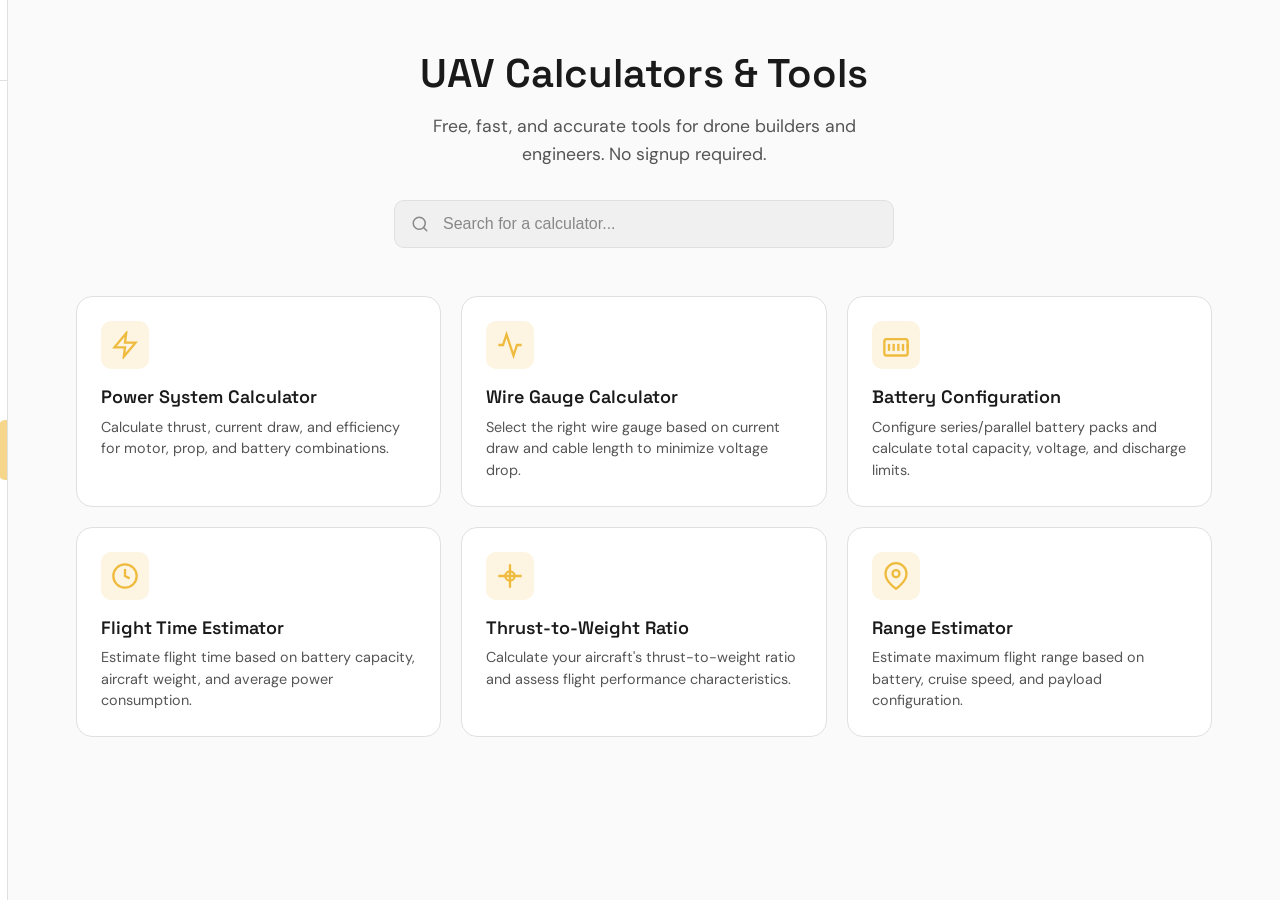
<file: index.html>
<!DOCTYPE html>
<html lang="en">
<head>
  <meta charset="UTF-8">
  <meta name="viewport" content="width=device-width, initial-scale=1.0">
  <title>FlightBench - UAV Calculators & Tools</title>
  <meta name="description" content="Free online calculators and tools for UAV and drone builders. Motor, battery, prop, and flight time calculations.">
  
  <!-- Fonts -->
  <link rel="preconnect" href="https://fonts.googleapis.com">
  <link rel="preconnect" href="https://fonts.gstatic.com" crossorigin>
  <link href="https://fonts.googleapis.com/css2?family=DM+Sans:wght@400;500;600;700&family=JetBrains+Mono:wght@400;500&family=Space+Grotesk:wght@500;600;700&display=swap" rel="stylesheet">
  
  <link rel="stylesheet" href="styles.css">
  
  <!-- Favicon -->
  <link rel="icon" href="data:image/svg+xml,<svg xmlns='http://www.w3.org/2000/svg' viewBox='0 0 100 100'><rect fill='%23eebb3e' rx='20' width='100' height='100'/><path d='M50 20 L70 45 L60 45 L60 80 L40 80 L40 45 L30 45 Z' fill='%231a1a1a'/></svg>">
</head>
<body>
  <div class="app-container">
    <!-- Sidebar Navigation -->
    <aside class="sidebar">
      <div class="sidebar-header">
        <a href="index.html" class="logo">
          <div class="logo-icon">
            <svg viewBox="0 0 24 24" fill="none" stroke="currentColor" stroke-width="2">
              <path d="M12 2L15 9H21L16 14L18 22L12 18L6 22L8 14L3 9H9L12 2Z"/>
            </svg>
          </div>
          <span class="logo-text">Flight<span>Bench</span></span>
        </a>
      </div>
      
      <div class="sidebar-search">
        <input type="text" class="search-input" placeholder="Search calculators..." aria-label="Search calculators">
      </div>
      
      <nav class="sidebar-nav">
        <div class="nav-category">
          <div class="nav-category-title">Power System</div>
          <a href="power-system.html" class="nav-item">
            <svg viewBox="0 0 24 24" fill="none" stroke="currentColor" stroke-width="2">
              <path d="M13 2L3 14h9l-1 8 10-12h-9l1-8z"/>
            </svg>
            Power System Calculator
          </a>
          <a href="wire-gauge.html" class="nav-item">
            <svg viewBox="0 0 24 24" fill="none" stroke="currentColor" stroke-width="2">
              <path d="M22 12h-4l-3 9L9 3l-3 9H2"/>
            </svg>
            Wire Gauge Calculator
          </a>
          <a href="battery-config.html" class="nav-item">
            <svg viewBox="0 0 24 24" fill="none" stroke="currentColor" stroke-width="2">
              <rect x="2" y="7" width="20" height="14" rx="2"/>
              <path d="M22 11v4"/>
              <path d="M6 11v6"/>
              <path d="M10 11v6"/>
              <path d="M14 11v6"/>
              <path d="M18 11v6"/>
            </svg>
            Battery Configuration
          </a>
        </div>
        
        <div class="nav-category">
          <div class="nav-category-title">Mission Planning</div>
          <a href="flight-time.html" class="nav-item">
            <svg viewBox="0 0 24 24" fill="none" stroke="currentColor" stroke-width="2">
              <circle cx="12" cy="12" r="10"/>
              <polyline points="12 6 12 12 16 14"/>
            </svg>
            Flight Time Estimator
          </a>
          <a href="range-estimator.html" class="nav-item">
            <svg viewBox="0 0 24 24" fill="none" stroke="currentColor" stroke-width="2">
              <path d="M21 10c0 7-9 13-9 13s-9-6-9-13a9 9 0 0118 0z"/>
              <circle cx="12" cy="10" r="3"/>
            </svg>
            Range Estimator
          </a>
        </div>
        
        <div class="nav-category">
          <div class="nav-category-title">Mechanical</div>
          <a href="thrust-weight.html" class="nav-item">
            <svg viewBox="0 0 24 24" fill="none" stroke="currentColor" stroke-width="2">
              <path d="M12 2v20M2 12h20"/>
              <circle cx="12" cy="12" r="4"/>
            </svg>
            Thrust-to-Weight Ratio
          </a>
          <a href="#" class="nav-item" onclick="alert('Coming soon!')">
            <svg viewBox="0 0 24 24" fill="none" stroke="currentColor" stroke-width="2">
              <path d="M12 22c5.523 0 10-4.477 10-10S17.523 2 12 2 2 6.477 2 12s4.477 10 10 10z"/>
              <path d="M12 6v6l4 2"/>
            </svg>
            Prop Clearance Checker
          </a>
        </div>
      </nav>
    </aside>

    <!-- Main Content -->
    <main class="main-content">
      <div class="home-container">
        <header class="home-hero">
          <h1>UAV Calculators & Tools</h1>
          <p>Free, fast, and accurate tools for drone builders and engineers. No signup required.</p>
          <div class="home-search">
            <input type="text" class="search-input" placeholder="Search for a calculator..." aria-label="Search calculators">
          </div>
        </header>

        <section class="calculator-cards">
          <a href="power-system.html" class="calc-card">
            <div class="calc-card-icon">
              <svg viewBox="0 0 24 24" fill="none" stroke="currentColor" stroke-width="2">
                <path d="M13 2L3 14h9l-1 8 10-12h-9l1-8z"/>
              </svg>
            </div>
            <h3>Power System Calculator</h3>
            <p>Calculate thrust, current draw, and efficiency for motor, prop, and battery combinations.</p>
          </a>

          <a href="wire-gauge.html" class="calc-card">
            <div class="calc-card-icon">
              <svg viewBox="0 0 24 24" fill="none" stroke="currentColor" stroke-width="2">
                <path d="M22 12h-4l-3 9L9 3l-3 9H2"/>
              </svg>
            </div>
            <h3>Wire Gauge Calculator</h3>
            <p>Select the right wire gauge based on current draw and cable length to minimize voltage drop.</p>
          </a>

          <a href="battery-config.html" class="calc-card">
            <div class="calc-card-icon">
              <svg viewBox="0 0 24 24" fill="none" stroke="currentColor" stroke-width="2">
                <rect x="2" y="7" width="20" height="14" rx="2"/>
                <path d="M22 11v4"/>
                <path d="M6 11v6"/>
                <path d="M10 11v6"/>
                <path d="M14 11v6"/>
                <path d="M18 11v6"/>
              </svg>
            </div>
            <h3>Battery Configuration</h3>
            <p>Configure series/parallel battery packs and calculate total capacity, voltage, and discharge limits.</p>
          </a>

          <a href="flight-time.html" class="calc-card">
            <div class="calc-card-icon">
              <svg viewBox="0 0 24 24" fill="none" stroke="currentColor" stroke-width="2">
                <circle cx="12" cy="12" r="10"/>
                <polyline points="12 6 12 12 16 14"/>
              </svg>
            </div>
            <h3>Flight Time Estimator</h3>
            <p>Estimate flight time based on battery capacity, aircraft weight, and average power consumption.</p>
          </a>

          <a href="thrust-weight.html" class="calc-card">
            <div class="calc-card-icon">
              <svg viewBox="0 0 24 24" fill="none" stroke="currentColor" stroke-width="2">
                <path d="M12 2v20M2 12h20"/>
                <circle cx="12" cy="12" r="4"/>
              </svg>
            </div>
            <h3>Thrust-to-Weight Ratio</h3>
            <p>Calculate your aircraft's thrust-to-weight ratio and assess flight performance characteristics.</p>
          </a>

          <a href="range-estimator.html" class="calc-card">
            <div class="calc-card-icon">
              <svg viewBox="0 0 24 24" fill="none" stroke="currentColor" stroke-width="2">
                <path d="M21 10c0 7-9 13-9 13s-9-6-9-13a9 9 0 0118 0z"/>
                <circle cx="12" cy="10" r="3"/>
              </svg>
            </div>
            <h3>Range Estimator</h3>
            <p>Estimate maximum flight range based on battery, cruise speed, and payload configuration.</p>
          </a>
        </section>
      </div>
    </main>
    
    <!-- Mobile Menu Button -->
    <button class="mobile-menu-btn" aria-label="Open menu">
      <svg viewBox="0 0 24 24" fill="none" stroke="currentColor" stroke-width="2">
        <path d="M3 12h18M3 6h18M3 18h18"/>
      </svg>
    </button>
  </div>

  <script src="flightbench.js"></script>
</body>
</html>
</file>
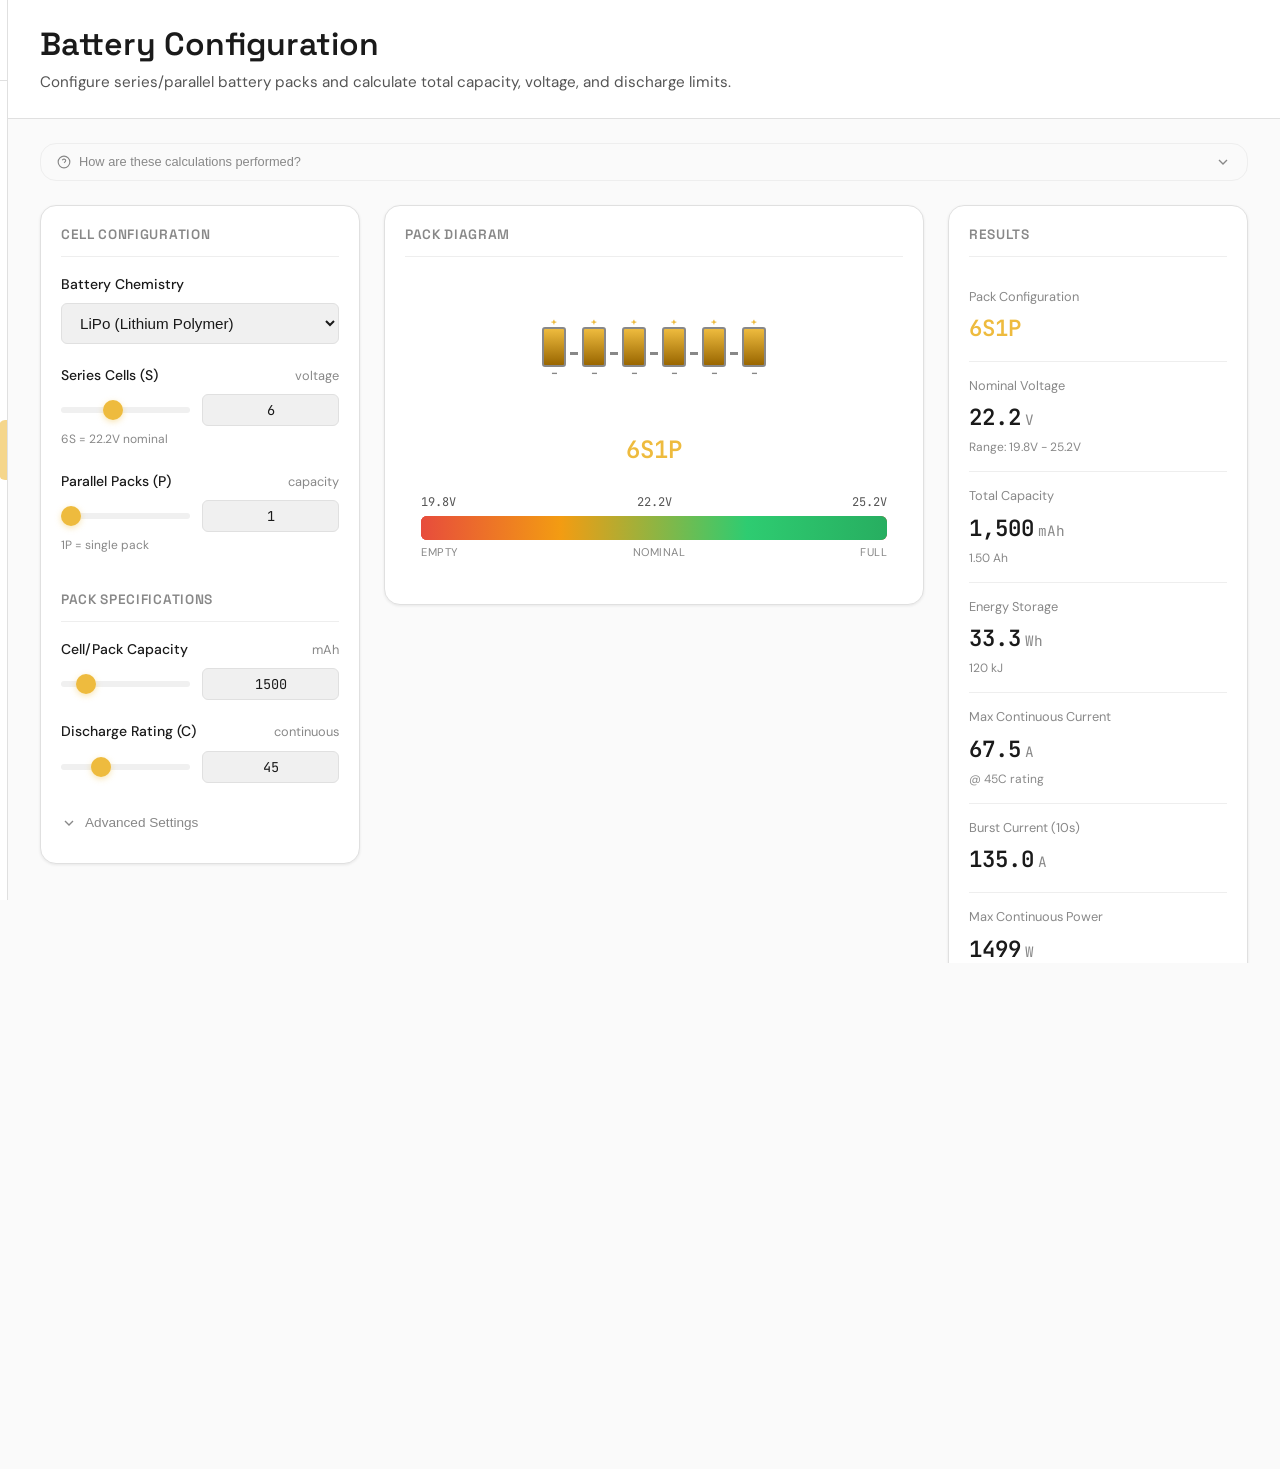
<file: battery-config.html>
<!DOCTYPE html>
<html lang="en">
<head>
  <meta charset="UTF-8">
  <meta name="viewport" content="width=device-width, initial-scale=1.0">
  <title>Battery Configuration Calculator - FlightBench</title>
  <meta name="description" content="Configure series and parallel battery packs for your UAV. Calculate total voltage, capacity, discharge rates, and energy for LiPo, Li-Ion, and LiFe batteries.">

  <!-- Fonts -->
  <link rel="preconnect" href="https://fonts.googleapis.com">
  <link rel="preconnect" href="https://fonts.gstatic.com" crossorigin>
  <link href="https://fonts.googleapis.com/css2?family=DM+Sans:wght@400;500;600;700&family=JetBrains+Mono:wght@400;500&family=Space+Grotesk:wght@500;600;700&display=swap" rel="stylesheet">

  <link rel="stylesheet" href="styles.css">

  <!-- Favicon -->
  <link rel="icon" href="data:image/svg+xml,<svg xmlns='http://www.w3.org/2000/svg' viewBox='0 0 100 100'><rect fill='%23eebb3e' rx='20' width='100' height='100'/><path d='M50 20 L70 45 L60 45 L60 80 L40 80 L40 45 L30 45 Z' fill='%231a1a1a'/></svg>">
</head>
<body>
  <div class="app-container">
    <!-- Sidebar Navigation -->
    <aside class="sidebar">
      <div class="sidebar-header">
        <a href="index.html" class="logo">
          <div class="logo-icon">
            <svg viewBox="0 0 24 24" fill="none" stroke="currentColor" stroke-width="2">
              <path d="M12 2L15 9H21L16 14L18 22L12 18L6 22L8 14L3 9H9L12 2Z"/>
            </svg>
          </div>
          <span class="logo-text">Flight<span>Bench</span></span>
        </a>
      </div>

      <div class="sidebar-search">
        <input type="text" class="search-input" placeholder="Search calculators..." aria-label="Search calculators">
      </div>

      <nav class="sidebar-nav">
        <div class="nav-category">
          <div class="nav-category-title">Power System</div>
          <a href="power-system.html" class="nav-item">
            <svg viewBox="0 0 24 24" fill="none" stroke="currentColor" stroke-width="2">
              <path d="M13 2L3 14h9l-1 8 10-12h-9l1-8z"/>
            </svg>
            Power System Calculator
          </a>
          <a href="wire-gauge.html" class="nav-item">
            <svg viewBox="0 0 24 24" fill="none" stroke="currentColor" stroke-width="2">
              <path d="M22 12h-4l-3 9L9 3l-3 9H2"/>
            </svg>
            Wire Gauge Calculator
          </a>
          <a href="battery-config.html" class="nav-item active">
            <svg viewBox="0 0 24 24" fill="none" stroke="currentColor" stroke-width="2">
              <rect x="2" y="7" width="20" height="14" rx="2"/>
              <path d="M22 11v4"/>
              <path d="M6 11v6"/>
              <path d="M10 11v6"/>
              <path d="M14 11v6"/>
              <path d="M18 11v6"/>
            </svg>
            Battery Configuration
          </a>
        </div>

        <div class="nav-category">
          <div class="nav-category-title">Mission Planning</div>
          <a href="flight-time.html" class="nav-item">
            <svg viewBox="0 0 24 24" fill="none" stroke="currentColor" stroke-width="2">
              <circle cx="12" cy="12" r="10"/>
              <polyline points="12 6 12 12 16 14"/>
            </svg>
            Flight Time Estimator
          </a>
          <a href="range-estimator.html" class="nav-item">
            <svg viewBox="0 0 24 24" fill="none" stroke="currentColor" stroke-width="2">
              <path d="M21 10c0 7-9 13-9 13s-9-6-9-13a9 9 0 0118 0z"/>
              <circle cx="12" cy="10" r="3"/>
            </svg>
            Range Estimator
          </a>
        </div>

        <div class="nav-category">
          <div class="nav-category-title">Mechanical</div>
          <a href="thrust-weight.html" class="nav-item">
            <svg viewBox="0 0 24 24" fill="none" stroke="currentColor" stroke-width="2">
              <path d="M12 2v20M2 12h20"/>
              <circle cx="12" cy="12" r="4"/>
            </svg>
            Thrust-to-Weight Ratio
          </a>
        </div>
      </nav>
    </aside>

    <!-- Main Content -->
    <main class="main-content">
      <header class="page-header">
        <h1>Battery Configuration</h1>
        <p>Configure series/parallel battery packs and calculate total capacity, voltage, and discharge limits.</p>
      </header>

      <div class="calculator-container">
        <!-- Calculation Explanations Section -->
        <div class="calculation-explanations collapsed" id="calculation-explanations">
          <button class="calculation-explanations-toggle" id="explanations-toggle" aria-expanded="false">
            <div class="calculation-explanations-toggle-text">
              <svg viewBox="0 0 24 24" fill="none" stroke="currentColor" stroke-width="2">
                <circle cx="12" cy="12" r="10"/>
                <path d="M9.09 9a3 3 0 0 1 5.83 1c0 2-3 3-3 3"/>
                <line x1="12" y1="17" x2="12.01" y2="17"/>
              </svg>
              How are these calculations performed?
            </div>
            <svg class="calculation-explanations-toggle-icon" viewBox="0 0 24 24" fill="none" stroke="currentColor" stroke-width="2">
              <polyline points="6 9 12 15 18 9"/>
            </svg>
          </button>

          <div class="calculation-explanations-content">
            <div class="calculation-explanations-inner">
              <h3>Understanding Battery Configuration Calculations</h3>
              <p>
                This calculator helps you configure series (S) and parallel (P) battery pack arrangements for your UAV.
                Understanding these configurations is essential for achieving the desired voltage, capacity, and discharge
                capabilities for your application.
              </p>

              <h4>Series Configuration (S)</h4>
              <p>
                Connecting cells in series adds their voltages while keeping capacity constant:
              </p>
              <span class="formula-label">Series Voltage</span>
              <code class="formula">V_total = V_cell × S</code>
              <p>
                For example, a 6S LiPo pack has 6 cells in series: 6 × 3.7V = 22.2V nominal. Series configuration
                increases pack voltage to match motor requirements but doesn't affect capacity.
              </p>

              <h4>Parallel Configuration (P)</h4>
              <p>
                Connecting packs in parallel adds their capacities while keeping voltage constant:
              </p>
              <span class="formula-label">Parallel Capacity</span>
              <code class="formula">C_total = C_cell × P</code>
              <p>
                For example, 2P configuration with 1500mAh cells gives 3000mAh total. Parallel configuration
                increases flight time but doesn't affect voltage.
              </p>

              <h4>Energy Storage</h4>
              <p>
                Total energy stored in the pack:
              </p>
              <span class="formula-label">Energy Calculation</span>
              <code class="formula">Energy (Wh) = Capacity (Ah) × Voltage (V)</code>
              <p>
                Energy in watt-hours represents how much work the battery can do. Higher energy means longer flight
                times or more power available for the same duration.
              </p>

              <h4>Discharge Rating (C-rating)</h4>
              <p>
                Maximum safe continuous current based on capacity and C-rating:
              </p>
              <span class="formula-label">Max Current</span>
              <code class="formula">I_max = (Capacity / 1000) × C-rating</code>
              <p>
                For example, a 1500mAh 30C battery can deliver 45A continuous (1.5Ah × 30C = 45A).
                Burst ratings are higher but should only be used briefly to avoid damage.
              </p>

              <h4>Internal Resistance</h4>
              <p>
                Pack resistance affects voltage sag under load:
              </p>
              <span class="formula-label">Total Resistance</span>
              <code class="formula">R_total = (R_cell × S) / P</code>
              <p>
                Series connections add resistance, while parallel connections reduce it. Lower resistance
                means better performance under high current draw and less voltage sag.
              </p>

              <h4>Energy Density</h4>
              <p>
                Energy per unit weight indicates efficiency:
              </p>
              <span class="formula-label">Energy Density</span>
              <code class="formula">Energy Density = Energy (Wh) / Weight (kg)</code>
              <p>
                Typical values: LiPo (~150-170 Wh/kg), Li-Ion (~200-250 Wh/kg), LiFePO4 (~90-110 Wh/kg).
                Higher energy density means more flight time for the same weight.
              </p>

              <div class="limitations-section">
                <h4>
                  <svg viewBox="0 0 24 24" fill="none" stroke="currentColor" stroke-width="2">
                    <path d="M10.29 3.86L1.82 18a2 2 0 0 0 1.71 3h16.94a2 2 0 0 0 1.71-3L13.71 3.86a2 2 0 0 0-3.42 0z"/>
                    <line x1="12" y1="9" x2="12" y2="13"/>
                    <line x1="12" y1="17" x2="12.01" y2="17"/>
                  </svg>
                  Limitations
                </h4>
                <ul>
                  <li>
                    <strong>Cell matching:</strong> When building parallel packs, cells must be closely matched in voltage,
                    capacity, and internal resistance. Mismatched cells can lead to unbalanced charging and reduced lifespan.
                  </li>
                  <li>
                    <strong>C-rating inflation:</strong> Manufacturer C-ratings are often overstated. Conservative estimates
                    are recommended, especially for sustained high-current applications.
                  </li>
                  <li>
                    <strong>Voltage sag:</strong> Calculations use nominal voltages. Under high load, voltage drops due to
                    internal resistance. Actual performance may be lower than calculated values.
                  </li>
                  <li>
                    <strong>Temperature effects:</strong> Cold temperatures significantly reduce capacity and increase
                    internal resistance. LiPo performance degrades below 0°C.
                  </li>
                  <li>
                    <strong>Balancing required:</strong> Series configurations require proper cell balancing during charging
                    to prevent damage and ensure longevity. Always use a balance charger.
                  </li>
                </ul>
              </div>
            </div>
          </div>
        </div>

        <div class="calculator-grid">
          <!-- Inputs Panel -->
          <div class="card inputs-panel">
            <h2 class="card-title">Cell Configuration</h2>

            <!-- Battery Chemistry -->
            <div class="input-group">
              <label class="input-label">Battery Chemistry</label>
              <select class="select-field" id="chemistry-select">
                <option value="lipo" selected>LiPo (Lithium Polymer)</option>
                <option value="liion">Li-Ion (Lithium Ion)</option>
                <option value="lihv">LiHV (High Voltage LiPo)</option>
                <option value="life">LiFe (Lithium Iron Phosphate)</option>
              </select>
            </div>

            <!-- Series Cells -->
            <div class="input-group">
              <label class="input-label">
                Series Cells (S)
                <span class="input-unit">voltage</span>
              </label>
              <div class="slider-container">
                <input type="range" class="slider" id="series-slider" min="1" max="14" value="6" step="1">
                <input type="text" class="slider-value" id="series-value" value="6">
              </div>
              <div class="input-hint" id="series-hint">6S = 22.2V nominal</div>
            </div>

            <!-- Parallel Cells -->
            <div class="input-group">
              <label class="input-label">
                Parallel Packs (P)
                <span class="input-unit">capacity</span>
              </label>
              <div class="slider-container">
                <input type="range" class="slider" id="parallel-slider" min="1" max="8" value="1" step="1">
                <input type="text" class="slider-value" id="parallel-value" value="1">
              </div>
              <div class="input-hint" id="parallel-hint">1P = single pack</div>
            </div>

            <hr class="divider">

            <h2 class="card-title">Pack Specifications</h2>

            <!-- Cell Capacity -->
            <div class="input-group">
              <label class="input-label">
                Cell/Pack Capacity
                <span class="input-unit">mAh</span>
              </label>
              <div class="slider-container">
                <input type="range" class="slider" id="capacity-slider" min="100" max="10000" value="1500" step="50">
                <input type="text" class="slider-value" id="capacity-value" value="1500">
              </div>
            </div>

            <!-- Discharge Rating -->
            <div class="input-group">
              <label class="input-label">
                Discharge Rating (C)
                <span class="input-unit">continuous</span>
              </label>
              <div class="slider-container">
                <input type="range" class="slider" id="crating-slider" min="5" max="150" value="45" step="5">
                <input type="text" class="slider-value" id="crating-value" value="45">
              </div>
            </div>

            <!-- Advanced Settings Toggle -->
            <button class="advanced-toggle" id="advanced-toggle">
              <svg viewBox="0 0 24 24" fill="none" stroke="currentColor" stroke-width="2">
                <polyline points="6 9 12 15 18 9"/>
              </svg>
              Advanced Settings
            </button>

            <div class="advanced-content" id="advanced-content">
              <!-- Burst Rating -->
              <div class="input-group">
                <label class="input-label">
                  Burst Discharge Rating
                  <span class="input-unit">C (10 sec)</span>
                </label>
                <div class="input-row">
                  <input type="text" class="input-field" id="burst-rating" value="90" style="width: 100px;">
                </div>
              </div>

              <!-- Cell Weight -->
              <div class="input-group">
                <label class="input-label">
                  Pack Weight
                  <span class="input-unit">grams</span>
                </label>
                <div class="input-row">
                  <input type="text" class="input-field" id="pack-weight" value="400" style="width: 100px;">
                </div>
              </div>

              <!-- Internal Resistance -->
              <div class="input-group">
                <label class="input-label">
                  Cell Internal Resistance
                  <span class="input-unit">mΩ per cell</span>
                </label>
                <div class="input-row">
                  <input type="text" class="input-field" id="cell-resistance" value="3" style="width: 100px;">
                </div>
              </div>
            </div>
          </div>

          <!-- Visualization Area -->
          <div class="card viz-area">
            <h2 class="card-title">Pack Diagram</h2>
            <div class="battery-diagram" id="battery-diagram">
              <!-- Generated by JS -->
            </div>
            <div class="pack-notation" id="pack-notation">6S1P</div>
            <div class="voltage-bar-container">
              <div class="voltage-bar-labels">
                <span id="voltage-min">19.8V</span>
                <span id="voltage-nom">22.2V</span>
                <span id="voltage-max">25.2V</span>
              </div>
              <div class="voltage-bar">
                <div class="voltage-bar-empty"></div>
                <div class="voltage-bar-nominal" id="voltage-bar-nom"></div>
                <div class="voltage-bar-full" id="voltage-bar-full"></div>
              </div>
              <div class="voltage-bar-legend">
                <span>Empty</span>
                <span>Nominal</span>
                <span>Full</span>
              </div>
            </div>
          </div>

          <!-- Results Panel -->
          <div class="card results-panel">
            <h2 class="card-title">Results</h2>

            <div class="result-item">
              <div class="result-label">Pack Configuration</div>
              <div class="result-value highlight" id="result-config">—</div>
            </div>

            <div class="result-item">
              <div class="result-label">Nominal Voltage</div>
              <div class="result-value" id="result-voltage-nom">—<span class="unit">V</span></div>
              <div class="result-subtext" id="result-voltage-range"></div>
            </div>

            <div class="result-item">
              <div class="result-label">Total Capacity</div>
              <div class="result-value" id="result-capacity">—<span class="unit">mAh</span></div>
              <div class="result-subtext" id="result-capacity-ah"></div>
            </div>

            <div class="result-item">
              <div class="result-label">Energy Storage</div>
              <div class="result-value" id="result-energy">—<span class="unit">Wh</span></div>
              <div class="result-subtext" id="result-energy-note"></div>
            </div>

            <div class="result-item">
              <div class="result-label">Max Continuous Current</div>
              <div class="result-value" id="result-max-current">—<span class="unit">A</span></div>
              <div class="result-subtext" id="result-current-note"></div>
            </div>

            <div class="result-item">
              <div class="result-label">Burst Current (10s)</div>
              <div class="result-value" id="result-burst-current">—<span class="unit">A</span></div>
            </div>

            <div class="result-item">
              <div class="result-label">Max Continuous Power</div>
              <div class="result-value" id="result-max-power">—<span class="unit">W</span></div>
            </div>

            <div class="result-item">
              <div class="result-label">Total Internal Resistance</div>
              <div class="result-value" id="result-resistance">—<span class="unit">mΩ</span></div>
            </div>

            <div class="result-item">
              <div class="result-label">Estimated Weight</div>
              <div class="result-value" id="result-weight">—<span class="unit">g</span></div>
              <div class="result-subtext" id="result-energy-density"></div>
            </div>

            <!-- Share Section -->
            <div class="share-section">
              <button class="btn btn-primary btn-full" id="share-btn">
                <svg viewBox="0 0 24 24" fill="none" stroke="currentColor" stroke-width="2">
                  <path d="M4 12v8a2 2 0 002 2h12a2 2 0 002-2v-8"/>
                  <polyline points="16 6 12 2 8 6"/>
                  <line x1="12" y1="2" x2="12" y2="15"/>
                </svg>
                Copy Link to Share
              </button>
            </div>

            <!-- Use in other calculators -->
            <div class="use-in-section" id="use-in-section">
              <div class="use-in-title">Use these results in:</div>
              <div class="use-in-links" id="use-in-links">
                <!-- Populated by JS -->
              </div>
            </div>
          </div>
        </div>
      </div>
    </main>

    <!-- Mobile Menu Button -->
    <button class="mobile-menu-btn" aria-label="Open menu">
      <svg viewBox="0 0 24 24" fill="none" stroke="currentColor" stroke-width="2">
        <path d="M3 12h18M3 6h18M3 18h18"/>
      </svg>
    </button>
  </div>

  <script src="flightbench.js"></script>
  <script>
    // Battery Configuration Calculator Logic
    const BatteryCalc = {
      // Battery chemistry specifications
      CHEMISTRY: {
        lipo: {
          name: 'LiPo',
          nominalV: 3.7,
          fullV: 4.2,
          emptyV: 3.3,
          storageV: 3.85
        },
        liion: {
          name: 'Li-Ion',
          nominalV: 3.6,
          fullV: 4.2,
          emptyV: 2.8,
          storageV: 3.7
        },
        lihv: {
          name: 'LiHV',
          nominalV: 3.8,
          fullV: 4.35,
          emptyV: 3.3,
          storageV: 3.9
        },
        life: {
          name: 'LiFe',
          nominalV: 3.2,
          fullV: 3.6,
          emptyV: 2.8,
          storageV: 3.3
        }
      },

      // Current state
      state: {
        chemistry: 'lipo',
        series: 6,
        parallel: 1,
        capacity: 1500,
        cRating: 45,
        burstRating: 90,
        packWeight: 400,
        cellResistance: 3
      },

      // Initialize
      init() {
        this.bindInputs();
        this.initExplanationsToggle();
        this.loadFromUrl();
        this.calculate();
      },

      // Initialize explanations toggle
      initExplanationsToggle() {
        const toggle = document.getElementById('explanations-toggle');
        const container = document.getElementById('calculation-explanations');

        toggle.addEventListener('click', () => {
          const isCollapsed = container.classList.contains('collapsed');

          if (isCollapsed) {
            container.classList.remove('collapsed');
            toggle.setAttribute('aria-expanded', 'true');
          } else {
            container.classList.add('collapsed');
            toggle.setAttribute('aria-expanded', 'false');
          }
        });
      },

      // Bind all input events
      bindInputs() {
        // Chemistry select
        document.getElementById('chemistry-select').addEventListener('change', (e) => {
          this.state.chemistry = e.target.value;
          this.calculate();
        });

        // Slider + value pairs
        this.bindSlider('series', 'series-slider', 'series-value');
        this.bindSlider('parallel', 'parallel-slider', 'parallel-value');
        this.bindSlider('capacity', 'capacity-slider', 'capacity-value');
        this.bindSlider('cRating', 'crating-slider', 'crating-value');

        // Direct inputs
        this.bindInput('burstRating', 'burst-rating');
        this.bindInput('packWeight', 'pack-weight');
        this.bindInput('cellResistance', 'cell-resistance');

        // Share button
        document.getElementById('share-btn').addEventListener('click', () => {
          FlightBench.state.copyShareUrl();
        });
      },

      bindSlider(stateKey, sliderId, valueId) {
        const slider = document.getElementById(sliderId);
        const valueInput = document.getElementById(valueId);

        const update = (val) => {
          const num = parseFloat(val);
          if (!isNaN(num)) {
            this.state[stateKey] = num;
            slider.value = num;
            valueInput.value = num;
            this.calculate();
          }
        };

        slider.addEventListener('input', (e) => update(e.target.value));
        valueInput.addEventListener('change', (e) => update(e.target.value));
        valueInput.addEventListener('keyup', (e) => {
          if (e.key === 'Enter') update(e.target.value);
        });
      },

      bindInput(stateKey, inputId) {
        const input = document.getElementById(inputId);
        input.addEventListener('change', (e) => {
          const num = parseFloat(e.target.value);
          if (!isNaN(num)) {
            this.state[stateKey] = num;
            this.calculate();
          }
        });
      },

      // Load state from URL
      loadFromUrl() {
        const urlState = FlightBench.state.getAll();

        if (urlState.chem) {
          this.state.chemistry = urlState.chem;
          document.getElementById('chemistry-select').value = urlState.chem;
        }
        if (urlState.s) {
          this.state.series = urlState.s;
          document.getElementById('series-slider').value = urlState.s;
          document.getElementById('series-value').value = urlState.s;
        }
        if (urlState.p) {
          this.state.parallel = urlState.p;
          document.getElementById('parallel-slider').value = urlState.p;
          document.getElementById('parallel-value').value = urlState.p;
        }
        if (urlState.cap) {
          this.state.capacity = urlState.cap;
          document.getElementById('capacity-slider').value = urlState.cap;
          document.getElementById('capacity-value').value = urlState.cap;
        }
        if (urlState.c) {
          this.state.cRating = urlState.c;
          document.getElementById('crating-slider').value = urlState.c;
          document.getElementById('crating-value').value = urlState.c;
        }
      },

      // Save state to URL
      saveToUrl() {
        FlightBench.state.set({
          chem: this.state.chemistry,
          s: this.state.series,
          p: this.state.parallel,
          cap: this.state.capacity,
          c: this.state.cRating
        });
      },

      // Main calculation
      calculate() {
        const s = this.state;
        const chem = this.CHEMISTRY[s.chemistry];

        // Voltages
        const nominalV = chem.nominalV * s.series;
        const fullV = chem.fullV * s.series;
        const emptyV = chem.emptyV * s.series;
        const storageV = chem.storageV * s.series;

        // Capacity (parallel adds capacity)
        const totalCapacity = s.capacity * s.parallel;
        const capacityAh = totalCapacity / 1000;

        // Energy (Wh = Ah × V)
        const energy = capacityAh * nominalV;

        // Current limits
        const maxContinuousCurrent = (totalCapacity / 1000) * s.cRating;
        const burstCurrent = (totalCapacity / 1000) * s.burstRating;

        // Power
        const maxPower = maxContinuousCurrent * nominalV;

        // Internal resistance
        // Series adds resistance, parallel reduces it
        const totalResistance = (s.cellResistance * s.series) / s.parallel;

        // Weight (parallel multiplies packs)
        const totalWeight = s.packWeight * s.parallel;
        const energyDensity = energy / (totalWeight / 1000); // Wh/kg

        // Update hints
        document.getElementById('series-hint').textContent =
          `${s.series}S = ${nominalV.toFixed(1)}V nominal`;
        document.getElementById('parallel-hint').textContent =
          s.parallel === 1 ? '1P = single pack' : `${s.parallel}P = ${s.parallel} packs in parallel`;

        // Update results display
        this.updateResults({
          config: `${s.series}S${s.parallel}P`,
          nominalV,
          fullV,
          emptyV,
          storageV,
          totalCapacity,
          capacityAh,
          energy,
          maxContinuousCurrent,
          burstCurrent,
          maxPower,
          totalResistance,
          totalWeight,
          energyDensity,
          chemistry: chem
        });

        // Update visualization
        this.updateDiagram(s.series, s.parallel);
        this.updateVoltageBar(emptyV, nominalV, fullV);

        // Save to URL
        this.saveToUrl();
      },

      updateResults(r) {
        document.getElementById('result-config').innerHTML = r.config;
        document.getElementById('pack-notation').textContent = r.config;

        document.getElementById('result-voltage-nom').innerHTML =
          `${r.nominalV.toFixed(1)}<span class="unit">V</span>`;
        document.getElementById('result-voltage-range').textContent =
          `Range: ${r.emptyV.toFixed(1)}V - ${r.fullV.toFixed(1)}V`;

        document.getElementById('result-capacity').innerHTML =
          `${r.totalCapacity.toLocaleString()}<span class="unit">mAh</span>`;
        document.getElementById('result-capacity-ah').textContent =
          `${r.capacityAh.toFixed(2)} Ah`;

        document.getElementById('result-energy').innerHTML =
          `${r.energy.toFixed(1)}<span class="unit">Wh</span>`;
        document.getElementById('result-energy-note').textContent =
          `${(r.energy * 3.6).toFixed(0)} kJ`;

        document.getElementById('result-max-current').innerHTML =
          `${r.maxContinuousCurrent.toFixed(1)}<span class="unit">A</span>`;
        document.getElementById('result-current-note').textContent =
          `@ ${this.state.cRating}C rating`;

        document.getElementById('result-burst-current').innerHTML =
          `${r.burstCurrent.toFixed(1)}<span class="unit">A</span>`;

        document.getElementById('result-max-power').innerHTML =
          `${r.maxPower.toFixed(0)}<span class="unit">W</span>`;

        document.getElementById('result-resistance').innerHTML =
          `${r.totalResistance.toFixed(1)}<span class="unit">mΩ</span>`;

        document.getElementById('result-weight').innerHTML =
          `${r.totalWeight.toFixed(0)}<span class="unit">g</span>`;
        document.getElementById('result-energy-density').textContent =
          `${r.energyDensity.toFixed(1)} Wh/kg`;

        // Update voltage bar labels
        document.getElementById('voltage-min').textContent = `${r.emptyV.toFixed(1)}V`;
        document.getElementById('voltage-nom').textContent = `${r.nominalV.toFixed(1)}V`;
        document.getElementById('voltage-max').textContent = `${r.fullV.toFixed(1)}V`;

        // Update use-in links
        this.updateUseInLinks(r);
      },

      updateDiagram(series, parallel) {
        const container = document.getElementById('battery-diagram');

        // Limit display for large configurations
        const displaySeries = Math.min(series, 8);
        const displayParallel = Math.min(parallel, 4);

        let html = '<div class="battery-pack-grid">';

        for (let p = 0; p < displayParallel; p++) {
          html += '<div class="battery-series-row">';
          for (let s = 0; s < displaySeries; s++) {
            html += `
              <div class="battery-cell">
                <div class="cell-plus">+</div>
                <div class="cell-body"></div>
                <div class="cell-minus">−</div>
              </div>
            `;
            if (s < displaySeries - 1) {
              html += '<div class="cell-connector series"></div>';
            }
          }
          if (series > displaySeries) {
            html += `<div class="cell-more">+${series - displaySeries}</div>`;
          }
          html += '</div>';
          if (p < displayParallel - 1) {
            html += '<div class="parallel-connector"></div>';
          }
        }

        if (parallel > displayParallel) {
          html += `<div class="pack-more">+${parallel - displayParallel} more packs</div>`;
        }

        html += '</div>';
        container.innerHTML = html;
      },

      updateVoltageBar(empty, nominal, full) {
        const range = full - empty;
        const nominalPct = ((nominal - empty) / range) * 100;

        document.getElementById('voltage-bar-nom').style.width = `${nominalPct}%`;
        document.getElementById('voltage-bar-full').style.width = '100%';
      },

      updateUseInLinks(r) {
        const container = document.getElementById('use-in-links');
        container.innerHTML = '';

        // Power System Calculator link
        const powerLink = document.createElement('a');
        powerLink.href = `power-system.html?cells=${this.state.series}`;
        powerLink.className = 'use-in-link';
        powerLink.innerHTML = `
          <svg viewBox="0 0 24 24" fill="none" stroke="currentColor" stroke-width="2">
            <path d="M13 2L3 14h9l-1 8 10-12h-9l1-8z"/>
          </svg>
          Power System (${this.state.series}S)
        `;
        container.appendChild(powerLink);

        // Wire Gauge link
        const wireLink = document.createElement('a');
        wireLink.href = `wire-gauge.html?current=${Math.ceil(r.maxContinuousCurrent)}&voltage=${r.nominalV.toFixed(1)}`;
        wireLink.className = 'use-in-link';
        wireLink.innerHTML = `
          <svg viewBox="0 0 24 24" fill="none" stroke="currentColor" stroke-width="2">
            <path d="M22 12h-4l-3 9L9 3l-3 9H2"/>
          </svg>
          Wire Gauge (${r.maxContinuousCurrent.toFixed(0)}A)
        `;
        container.appendChild(wireLink);

        // Flight Time link
        const flightLink = document.createElement('a');
        flightLink.href = `flight-time.html?cap=${r.totalCapacity}&v=${r.nominalV.toFixed(1)}`;
        flightLink.className = 'use-in-link';
        flightLink.innerHTML = `
          <svg viewBox="0 0 24 24" fill="none" stroke="currentColor" stroke-width="2">
            <circle cx="12" cy="12" r="10"/>
            <polyline points="12 6 12 12 16 14"/>
          </svg>
          Flight Time (${r.totalCapacity}mAh)
        `;
        container.appendChild(flightLink);
      }
    };

    // Initialize calculator when DOM is ready
    document.addEventListener('DOMContentLoaded', () => {
      BatteryCalc.init();
    });
  </script>

  <style>
    /* Battery diagram styles */
    .battery-diagram {
      padding: 20px;
      display: flex;
      justify-content: center;
      align-items: center;
      min-height: 150px;
    }

    .battery-pack-grid {
      display: flex;
      flex-direction: column;
      gap: 8px;
      align-items: center;
    }

    .battery-series-row {
      display: flex;
      align-items: center;
      gap: 2px;
    }

    .battery-cell {
      display: flex;
      flex-direction: column;
      align-items: center;
      width: 32px;
    }

    .cell-plus {
      font-size: 10px;
      color: var(--accent);
      font-weight: 700;
      line-height: 1;
    }

    .cell-body {
      width: 24px;
      height: 40px;
      background: linear-gradient(180deg, var(--accent) 0%, #996600 100%);
      border-radius: 3px;
      border: 2px solid var(--text-muted);
    }

    .cell-minus {
      font-size: 12px;
      color: var(--text-muted);
      font-weight: 700;
      line-height: 1;
    }

    .cell-connector {
      width: 8px;
      height: 3px;
      background: var(--text-muted);
      margin: 0 -2px;
      align-self: center;
    }

    .cell-connector.series {
      margin-top: 12px;
    }

    .parallel-connector {
      width: 80%;
      height: 2px;
      background: var(--text-muted);
      position: relative;
    }

    .parallel-connector::before,
    .parallel-connector::after {
      content: '';
      position: absolute;
      width: 2px;
      height: 8px;
      background: var(--text-muted);
      top: -3px;
    }

    .parallel-connector::before {
      left: 0;
    }

    .parallel-connector::after {
      right: 0;
    }

    .cell-more,
    .pack-more {
      font-size: 0.8rem;
      color: var(--text-muted);
      padding: 4px 8px;
      background: var(--bg-tertiary);
      border-radius: var(--radius-sm);
    }

    .pack-notation {
      text-align: center;
      font-family: 'JetBrains Mono', monospace;
      font-size: 1.5rem;
      font-weight: 600;
      color: var(--accent);
      margin: 8px 0;
    }

    /* Voltage bar */
    .voltage-bar-container {
      padding: 16px;
    }

    .voltage-bar-labels {
      display: flex;
      justify-content: space-between;
      font-size: 0.75rem;
      font-family: 'JetBrains Mono', monospace;
      color: var(--text-secondary);
      margin-bottom: 4px;
    }

    .voltage-bar {
      height: 24px;
      background: var(--bg-tertiary);
      border-radius: var(--radius-sm);
      overflow: hidden;
      position: relative;
    }

    .voltage-bar-empty {
      position: absolute;
      left: 0;
      top: 0;
      bottom: 0;
      width: 100%;
      background: linear-gradient(90deg, #e74c3c 0%, #e74c3c 100%);
    }

    .voltage-bar-nominal {
      position: absolute;
      left: 0;
      top: 0;
      bottom: 0;
      background: linear-gradient(90deg, #e74c3c 0%, #f39c12 50%, #f1c40f 100%);
      transition: width var(--transition-normal);
    }

    .voltage-bar-full {
      position: absolute;
      left: 0;
      top: 0;
      bottom: 0;
      background: linear-gradient(90deg, #e74c3c 0%, #f39c12 30%, #2ecc71 70%, #27ae60 100%);
      transition: width var(--transition-normal);
    }

    .voltage-bar-legend {
      display: flex;
      justify-content: space-between;
      font-size: 0.7rem;
      color: var(--text-muted);
      margin-top: 4px;
      text-transform: uppercase;
      letter-spacing: 0.5px;
    }

    .divider {
      border: none;
      border-top: 1px solid var(--border-color);
      margin: 16px 0;
    }

    .input-hint {
      font-size: 0.75rem;
      color: var(--text-muted);
      margin-top: 4px;
    }

    /* Responsive */
    @media (max-width: 600px) {
      .battery-cell {
        width: 24px;
      }

      .cell-body {
        width: 18px;
        height: 30px;
      }
    }
  </style>
</body>
</html>
</file>
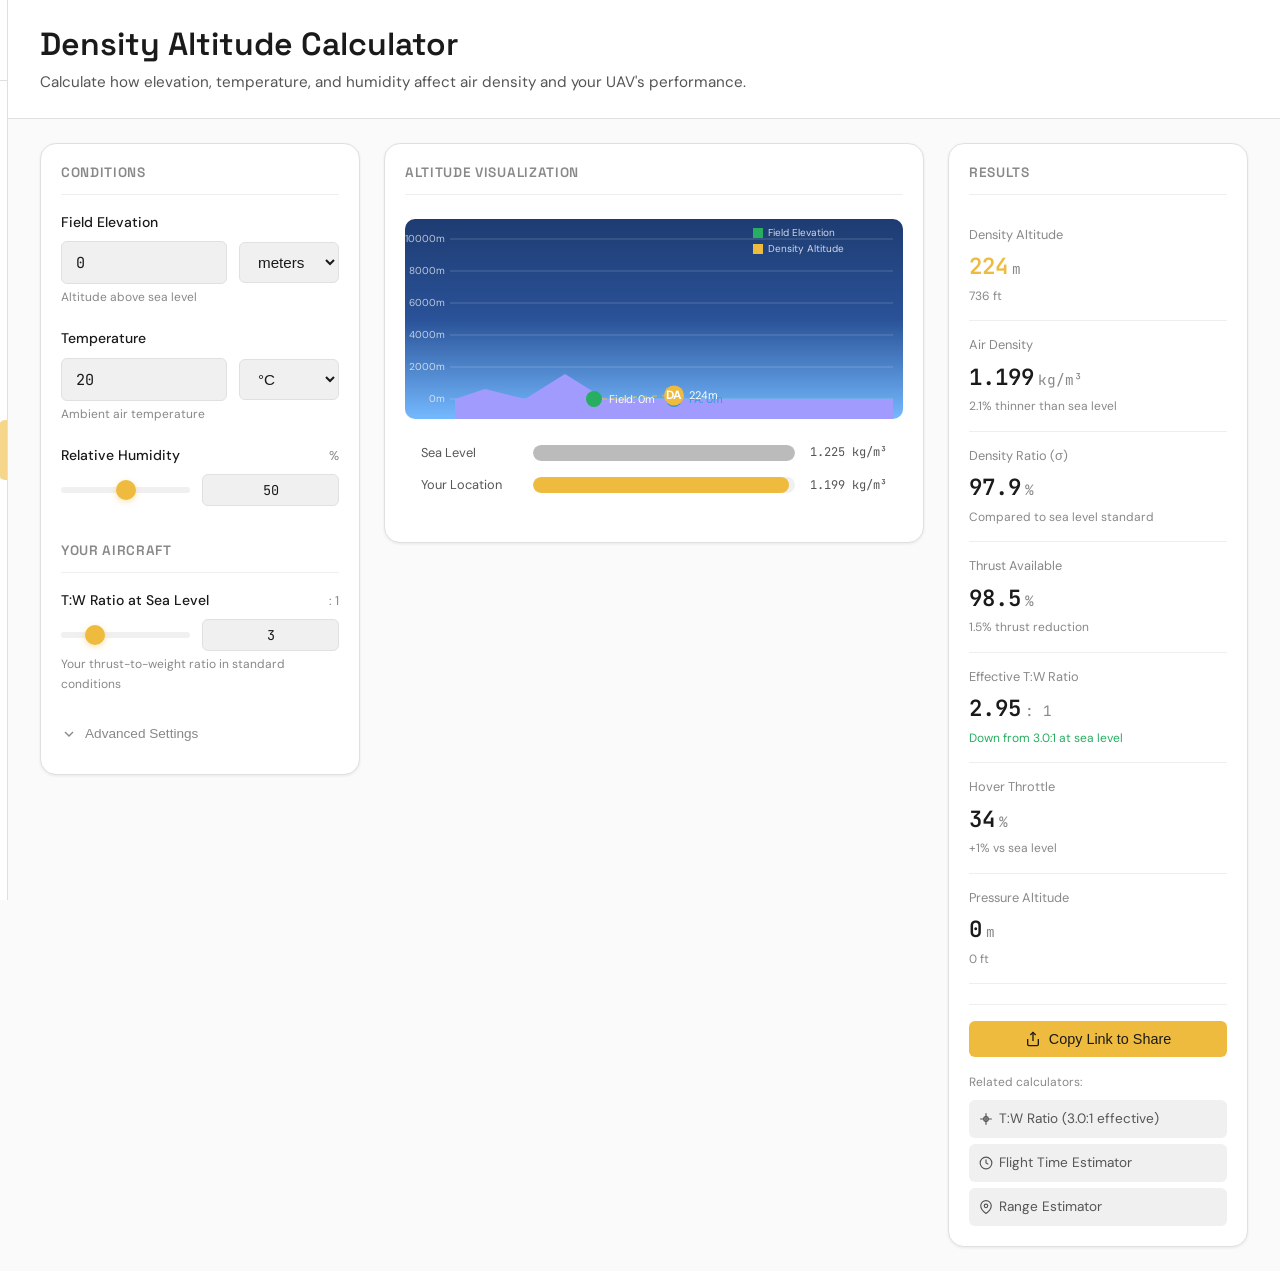
<file: density-altitude.html>
<!DOCTYPE html>
<html lang="en">
<head>
  <meta charset="UTF-8">
  <meta name="viewport" content="width=device-width, initial-scale=1.0">
  <title>Density Altitude Calculator - FlightBench</title>
  <meta name="description" content="Calculate density altitude and understand how elevation, temperature, and humidity affect your UAV's thrust and flight performance.">

  <!-- Fonts -->
  <link rel="preconnect" href="https://fonts.googleapis.com">
  <link rel="preconnect" href="https://fonts.gstatic.com" crossorigin>
  <link href="https://fonts.googleapis.com/css2?family=DM+Sans:wght@400;500;600;700&family=JetBrains+Mono:wght@400;500&family=Space+Grotesk:wght@500;600;700&display=swap" rel="stylesheet">

  <link rel="stylesheet" href="styles.css">

  <!-- Favicon -->
  <link rel="icon" href="data:image/svg+xml,<svg xmlns='http://www.w3.org/2000/svg' viewBox='0 0 100 100'><rect fill='%23eebb3e' rx='20' width='100' height='100'/><path d='M50 20 L70 45 L60 45 L60 80 L40 80 L40 45 L30 45 Z' fill='%231a1a1a'/></svg>">
</head>
<body>
  <div class="app-container">
    <!-- Sidebar Navigation -->
    <aside class="sidebar">
      <div class="sidebar-header">
        <a href="index.html" class="logo">
          <div class="logo-icon">
            <svg viewBox="0 0 24 24" fill="none" stroke="currentColor" stroke-width="2">
              <path d="M12 2L15 9H21L16 14L18 22L12 18L6 22L8 14L3 9H9L12 2Z"/>
            </svg>
          </div>
          <span class="logo-text">Flight<span>Bench</span></span>
        </a>
      </div>

      <div class="sidebar-search">
        <input type="text" class="search-input" placeholder="Search calculators..." aria-label="Search calculators">
      </div>

      <nav class="sidebar-nav">
        <div class="nav-category">
          <div class="nav-category-title">Power System</div>
          <a href="power-system.html" class="nav-item">
            <svg viewBox="0 0 24 24" fill="none" stroke="currentColor" stroke-width="2">
              <path d="M13 2L3 14h9l-1 8 10-12h-9l1-8z"/>
            </svg>
            Power System Calculator
          </a>
          <a href="wire-gauge.html" class="nav-item">
            <svg viewBox="0 0 24 24" fill="none" stroke="currentColor" stroke-width="2">
              <path d="M22 12h-4l-3 9L9 3l-3 9H2"/>
            </svg>
            Wire Gauge Calculator
          </a>
          <a href="battery-config.html" class="nav-item">
            <svg viewBox="0 0 24 24" fill="none" stroke="currentColor" stroke-width="2">
              <rect x="2" y="7" width="20" height="14" rx="2"/>
              <path d="M22 11v4"/>
              <path d="M6 11v6"/>
              <path d="M10 11v6"/>
              <path d="M14 11v6"/>
              <path d="M18 11v6"/>
            </svg>
            Battery Configuration
          </a>
        </div>

        <div class="nav-category">
          <div class="nav-category-title">Mission Planning</div>
          <a href="flight-time.html" class="nav-item">
            <svg viewBox="0 0 24 24" fill="none" stroke="currentColor" stroke-width="2">
              <circle cx="12" cy="12" r="10"/>
              <polyline points="12 6 12 12 16 14"/>
            </svg>
            Flight Time Estimator
          </a>
          <a href="range-estimator.html" class="nav-item">
            <svg viewBox="0 0 24 24" fill="none" stroke="currentColor" stroke-width="2">
              <path d="M21 10c0 7-9 13-9 13s-9-6-9-13a9 9 0 0118 0z"/>
              <circle cx="12" cy="10" r="3"/>
            </svg>
            Range Estimator
          </a>
        </div>

        <div class="nav-category">
          <div class="nav-category-title">Environment</div>
          <a href="density-altitude.html" class="nav-item active">
            <svg viewBox="0 0 24 24" fill="none" stroke="currentColor" stroke-width="2">
              <path d="M12 2v2"/>
              <path d="M12 20v2"/>
              <path d="M4.93 4.93l1.41 1.41"/>
              <path d="M17.66 17.66l1.41 1.41"/>
              <path d="M2 12h2"/>
              <path d="M20 12h2"/>
              <path d="M6.34 17.66l-1.41 1.41"/>
              <path d="M19.07 4.93l-1.41 1.41"/>
              <circle cx="12" cy="12" r="4"/>
            </svg>
            Density Altitude
          </a>
        </div>

        <div class="nav-category">
          <div class="nav-category-title">Mechanical</div>
          <a href="thrust-weight.html" class="nav-item">
            <svg viewBox="0 0 24 24" fill="none" stroke="currentColor" stroke-width="2">
              <path d="M12 2v20M2 12h20"/>
              <circle cx="12" cy="12" r="4"/>
            </svg>
            Thrust-to-Weight Ratio
          </a>
        </div>
      </nav>
    </aside>

    <!-- Main Content -->
    <main class="main-content">
      <header class="page-header">
        <h1>Density Altitude Calculator</h1>
        <p>Calculate how elevation, temperature, and humidity affect air density and your UAV's performance.</p>
      </header>

      <div class="calculator-container">
        <div class="calculator-grid">
          <!-- Inputs Panel -->
          <div class="card inputs-panel">
            <h2 class="card-title">Conditions</h2>

            <!-- Elevation -->
            <div class="input-group">
              <label class="input-label">
                Field Elevation
              </label>
              <div class="input-row">
                <input type="text" class="input-field" id="elevation-value" value="0" style="width: 100px;">
                <select class="select-field" id="elevation-unit" style="width: 100px;">
                  <option value="m" selected>meters</option>
                  <option value="ft">feet</option>
                </select>
              </div>
              <div class="input-hint">Altitude above sea level</div>
            </div>

            <!-- Temperature -->
            <div class="input-group">
              <label class="input-label">
                Temperature
              </label>
              <div class="input-row">
                <input type="text" class="input-field" id="temp-value" value="20" style="width: 100px;">
                <select class="select-field" id="temp-unit" style="width: 100px;">
                  <option value="c" selected>°C</option>
                  <option value="f">°F</option>
                </select>
              </div>
              <div class="input-hint">Ambient air temperature</div>
            </div>

            <!-- Humidity -->
            <div class="input-group">
              <label class="input-label">
                Relative Humidity
                <span class="input-unit">%</span>
              </label>
              <div class="slider-container">
                <input type="range" class="slider" id="humidity-slider" min="0" max="100" value="50" step="5">
                <input type="text" class="slider-value" id="humidity-value" value="50">
              </div>
            </div>

            <hr class="divider">

            <h2 class="card-title">Your Aircraft</h2>

            <!-- Sea Level TWR -->
            <div class="input-group">
              <label class="input-label">
                T:W Ratio at Sea Level
                <span class="input-unit">: 1</span>
              </label>
              <div class="slider-container">
                <input type="range" class="slider" id="twr-slider" min="1" max="10" value="3" step="0.1">
                <input type="text" class="slider-value" id="twr-value" value="3">
              </div>
              <div class="input-hint">Your thrust-to-weight ratio in standard conditions</div>
            </div>

            <!-- Advanced Settings Toggle -->
            <button class="advanced-toggle" id="advanced-toggle">
              <svg viewBox="0 0 24 24" fill="none" stroke="currentColor" stroke-width="2">
                <polyline points="6 9 12 15 18 9"/>
              </svg>
              Advanced Settings
            </button>

            <div class="advanced-content" id="advanced-content">
              <!-- QNH / Altimeter Setting -->
              <div class="input-group">
                <label class="input-label">
                  Altimeter Setting (QNH)
                  <span class="input-unit">hPa</span>
                </label>
                <div class="input-row">
                  <input type="text" class="input-field" id="qnh-value" value="1013.25" style="width: 120px;">
                </div>
                <div class="input-hint">Standard: 1013.25 hPa / 29.92 inHg</div>
              </div>
            </div>
          </div>

          <!-- Visualization Area -->
          <div class="card viz-area">
            <h2 class="card-title">Altitude Visualization</h2>
            <div class="altitude-viz-container">
              <canvas id="altitude-canvas" class="altitude-canvas"></canvas>
            </div>
            <div class="density-comparison">
              <div class="density-item">
                <div class="density-label">Sea Level</div>
                <div class="density-bar">
                  <div class="density-fill sea-level" style="width: 100%"></div>
                </div>
                <div class="density-value">1.225 kg/m³</div>
              </div>
              <div class="density-item">
                <div class="density-label">Your Location</div>
                <div class="density-bar">
                  <div class="density-fill current" id="density-bar-fill"></div>
                </div>
                <div class="density-value" id="density-bar-value">1.225 kg/m³</div>
              </div>
            </div>
          </div>

          <!-- Results Panel -->
          <div class="card results-panel">
            <h2 class="card-title">Results</h2>

            <div class="result-item">
              <div class="result-label">Density Altitude</div>
              <div class="result-value highlight" id="result-da">—<span class="unit">m</span></div>
              <div class="result-subtext" id="result-da-ft"></div>
            </div>

            <div class="result-item">
              <div class="result-label">Air Density</div>
              <div class="result-value" id="result-density">—<span class="unit">kg/m³</span></div>
              <div class="result-subtext" id="result-density-note"></div>
            </div>

            <div class="result-item">
              <div class="result-label">Density Ratio (σ)</div>
              <div class="result-value" id="result-sigma">—<span class="unit">%</span></div>
              <div class="result-subtext">Compared to sea level standard</div>
            </div>

            <div class="result-item">
              <div class="result-label">Thrust Available</div>
              <div class="result-value" id="result-thrust">—<span class="unit">%</span></div>
              <div class="result-subtext" id="result-thrust-note"></div>
            </div>

            <div class="result-item">
              <div class="result-label">Effective T:W Ratio</div>
              <div class="result-value" id="result-eff-twr">—<span class="unit">: 1</span></div>
              <div class="result-subtext" id="result-eff-twr-note"></div>
            </div>

            <div class="result-item">
              <div class="result-label">Hover Throttle</div>
              <div class="result-value" id="result-hover">—<span class="unit">%</span></div>
              <div class="result-subtext" id="result-hover-note"></div>
            </div>

            <div class="result-item">
              <div class="result-label">Pressure Altitude</div>
              <div class="result-value" id="result-pa">—<span class="unit">m</span></div>
              <div class="result-subtext" id="result-pa-ft"></div>
            </div>

            <!-- Share Section -->
            <div class="share-section">
              <button class="btn btn-primary btn-full" id="share-btn">
                <svg viewBox="0 0 24 24" fill="none" stroke="currentColor" stroke-width="2">
                  <path d="M4 12v8a2 2 0 002 2h12a2 2 0 002-2v-8"/>
                  <polyline points="16 6 12 2 8 6"/>
                  <line x1="12" y1="2" x2="12" y2="15"/>
                </svg>
                Copy Link to Share
              </button>
            </div>

            <!-- Use in other calculators -->
            <div class="use-in-section" id="use-in-section">
              <div class="use-in-title">Related calculators:</div>
              <div class="use-in-links" id="use-in-links">
                <!-- Populated by JS -->
              </div>
            </div>
          </div>
        </div>
      </div>
    </main>

    <!-- Mobile Menu Button -->
    <button class="mobile-menu-btn" aria-label="Open menu">
      <svg viewBox="0 0 24 24" fill="none" stroke="currentColor" stroke-width="2">
        <path d="M3 12h18M3 6h18M3 18h18"/>
      </svg>
    </button>
  </div>

  <script src="flightbench.js"></script>
  <script>
    // Density Altitude Calculator Logic
    const DensityCalc = {
      // Physical constants
      CONSTANTS: {
        SEA_LEVEL_PRESSURE: 1013.25,  // hPa (standard)
        SEA_LEVEL_TEMP: 288.15,       // K (15°C)
        SEA_LEVEL_DENSITY: 1.225,     // kg/m³
        LAPSE_RATE: 0.0065,           // K/m (temperature lapse rate)
        GAS_CONSTANT: 287.05,         // J/(kg·K) for dry air
        GRAVITY: 9.80665,             // m/s²
        MOLAR_MASS: 0.0289644         // kg/mol for dry air
      },

      // Current state
      state: {
        elevation: 0,         // m
        elevationUnit: 'm',
        temperature: 20,      // °C
        tempUnit: 'c',
        humidity: 50,         // %
        twr: 3,               // sea level T:W ratio
        qnh: 1013.25          // hPa
      },

      // Initialize
      init() {
        this.bindInputs();
        this.loadFromUrl();
        this.initCanvas();
        this.calculate();
      },

      // Bind all input events
      bindInputs() {
        // Elevation
        document.getElementById('elevation-value').addEventListener('change', (e) => {
          const num = parseFloat(e.target.value);
          if (!isNaN(num)) {
            this.state.elevation = num;
            this.calculate();
          }
        });

        document.getElementById('elevation-unit').addEventListener('change', (e) => {
          this.state.elevationUnit = e.target.value;
          this.calculate();
        });

        // Temperature
        document.getElementById('temp-value').addEventListener('change', (e) => {
          const num = parseFloat(e.target.value);
          if (!isNaN(num)) {
            this.state.temperature = num;
            this.calculate();
          }
        });

        document.getElementById('temp-unit').addEventListener('change', (e) => {
          this.state.tempUnit = e.target.value;
          this.calculate();
        });

        // Humidity slider
        this.bindSlider('humidity', 'humidity-slider', 'humidity-value');

        // TWR slider
        this.bindSlider('twr', 'twr-slider', 'twr-value');

        // QNH
        document.getElementById('qnh-value').addEventListener('change', (e) => {
          const num = parseFloat(e.target.value);
          if (!isNaN(num)) {
            this.state.qnh = num;
            this.calculate();
          }
        });

        // Share button
        document.getElementById('share-btn').addEventListener('click', () => {
          FlightBench.state.copyShareUrl();
        });
      },

      bindSlider(stateKey, sliderId, valueId) {
        const slider = document.getElementById(sliderId);
        const valueInput = document.getElementById(valueId);

        const update = (val) => {
          const num = parseFloat(val);
          if (!isNaN(num)) {
            this.state[stateKey] = num;
            slider.value = num;
            valueInput.value = num;
            this.calculate();
          }
        };

        slider.addEventListener('input', (e) => update(e.target.value));
        valueInput.addEventListener('change', (e) => update(e.target.value));
        valueInput.addEventListener('keyup', (e) => {
          if (e.key === 'Enter') update(e.target.value);
        });
      },

      // Load state from URL
      loadFromUrl() {
        const urlState = FlightBench.state.getAll();

        if (urlState.elev !== undefined) {
          this.state.elevation = urlState.elev;
          document.getElementById('elevation-value').value = urlState.elev;
        }
        if (urlState.elevUnit) {
          this.state.elevationUnit = urlState.elevUnit;
          document.getElementById('elevation-unit').value = urlState.elevUnit;
        }
        if (urlState.temp !== undefined) {
          this.state.temperature = urlState.temp;
          document.getElementById('temp-value').value = urlState.temp;
        }
        if (urlState.tempUnit) {
          this.state.tempUnit = urlState.tempUnit;
          document.getElementById('temp-unit').value = urlState.tempUnit;
        }
        if (urlState.rh !== undefined) {
          this.state.humidity = urlState.rh;
          document.getElementById('humidity-slider').value = urlState.rh;
          document.getElementById('humidity-value').value = urlState.rh;
        }
        if (urlState.twr !== undefined) {
          this.state.twr = urlState.twr;
          document.getElementById('twr-slider').value = urlState.twr;
          document.getElementById('twr-value').value = urlState.twr;
        }
        if (urlState.qnh !== undefined) {
          this.state.qnh = urlState.qnh;
          document.getElementById('qnh-value').value = urlState.qnh;
        }
      },

      // Save state to URL
      saveToUrl() {
        FlightBench.state.set({
          elev: this.state.elevation,
          elevUnit: this.state.elevationUnit,
          temp: this.state.temperature,
          tempUnit: this.state.tempUnit,
          rh: this.state.humidity,
          twr: this.state.twr,
          qnh: this.state.qnh
        });
      },

      // Convert elevation to meters
      getElevationMeters() {
        if (this.state.elevationUnit === 'ft') {
          return this.state.elevation * 0.3048;
        }
        return this.state.elevation;
      },

      // Convert temperature to Celsius
      getTempCelsius() {
        if (this.state.tempUnit === 'f') {
          return (this.state.temperature - 32) * 5/9;
        }
        return this.state.temperature;
      },

      // Calculate saturation vapor pressure (Magnus formula)
      saturationVaporPressure(tempC) {
        return 6.1078 * Math.pow(10, (7.5 * tempC) / (tempC + 237.3));
      },

      // Main calculation
      calculate() {
        const C = this.CONSTANTS;
        const s = this.state;

        // Get values in standard units
        const elevM = this.getElevationMeters();
        const tempC = this.getTempCelsius();
        const tempK = tempC + 273.15;

        // Calculate pressure altitude (altitude in ISA where pressure matches current QNH-adjusted pressure)
        // Using barometric formula: P = P0 * (1 - L*h/T0)^(g*M/(R*L))
        const pressureRatio = s.qnh / C.SEA_LEVEL_PRESSURE;
        const exponent = C.GRAVITY * C.MOLAR_MASS / (8.314 * C.LAPSE_RATE);

        // Pressure at elevation considering QNH
        const pressureAtElev = s.qnh * Math.pow(1 - (C.LAPSE_RATE * elevM) / C.SEA_LEVEL_TEMP, exponent);

        // Pressure altitude: solve for h where standard atmosphere gives this pressure
        const pressureAltitude = (C.SEA_LEVEL_TEMP / C.LAPSE_RATE) *
          (1 - Math.pow(pressureAtElev / C.SEA_LEVEL_PRESSURE, 1/exponent));

        // Water vapor correction for humidity
        const satVapor = this.saturationVaporPressure(tempC);
        const actualVapor = satVapor * (s.humidity / 100);
        const dryPressure = pressureAtElev - actualVapor;

        // Virtual temperature (accounts for humidity making air less dense)
        const mixingRatio = 0.622 * actualVapor / dryPressure;
        const virtualTempK = tempK * (1 + 0.608 * mixingRatio);

        // Air density using ideal gas law: ρ = P / (R * Tv)
        const airDensity = (pressureAtElev * 100) / (C.GAS_CONSTANT * virtualTempK);

        // Density ratio (sigma)
        const densityRatio = airDensity / C.SEA_LEVEL_DENSITY;

        // Density altitude: altitude in ISA where density matches current density
        // ρ = ρ0 * (1 - L*h/T0)^(g*M/(R*L) - 1)
        const densityExponent = exponent - 1;
        const densityAltitude = (C.SEA_LEVEL_TEMP / C.LAPSE_RATE) *
          (1 - Math.pow(densityRatio, 1/densityExponent));

        // Thrust scales approximately with air density (for props)
        // More accurately: thrust ∝ ρ^0.5 to ρ^1 depending on conditions
        // Using ρ^0.7 as a reasonable approximation for multirotor props
        const thrustRatio = Math.pow(densityRatio, 0.7);

        // Effective TWR at altitude
        const effectiveTWR = s.twr * thrustRatio;

        // Hover throttle at altitude
        const seaLevelHover = (1 / s.twr) * 100;
        const altitudeHover = (1 / effectiveTWR) * 100;

        // ISA temperature at this elevation
        const isaTemp = 15 - (C.LAPSE_RATE * elevM * 1000); // Simplified
        const tempDeviation = tempC - isaTemp;

        // Update results
        this.updateResults({
          densityAltitude,
          pressureAltitude,
          airDensity,
          densityRatio,
          thrustRatio,
          effectiveTWR,
          seaLevelHover,
          altitudeHover,
          tempDeviation,
          elevM
        });

        // Update visualization
        this.drawAltitude({
          elevM,
          densityAltitude,
          pressureAltitude,
          densityRatio
        });

        // Save to URL
        this.saveToUrl();
      },

      updateResults(r) {
        // Density altitude
        document.getElementById('result-da').innerHTML =
          `${r.densityAltitude.toFixed(0)}<span class="unit">m</span>`;
        document.getElementById('result-da-ft').textContent =
          `${(r.densityAltitude * 3.28084).toFixed(0)} ft`;

        // Air density
        document.getElementById('result-density').innerHTML =
          `${r.airDensity.toFixed(3)}<span class="unit">kg/m³</span>`;

        const densityNote = document.getElementById('result-density-note');
        const densityDiff = ((r.densityRatio - 1) * 100);
        if (densityDiff < 0) {
          densityNote.textContent = `${Math.abs(densityDiff).toFixed(1)}% thinner than sea level`;
        } else {
          densityNote.textContent = `${densityDiff.toFixed(1)}% denser than sea level`;
        }

        // Density ratio
        document.getElementById('result-sigma').innerHTML =
          `${(r.densityRatio * 100).toFixed(1)}<span class="unit">%</span>`;

        // Thrust available
        document.getElementById('result-thrust').innerHTML =
          `${(r.thrustRatio * 100).toFixed(1)}<span class="unit">%</span>`;

        const thrustNote = document.getElementById('result-thrust-note');
        const thrustLoss = (1 - r.thrustRatio) * 100;
        if (thrustLoss > 0) {
          thrustNote.textContent = `${thrustLoss.toFixed(1)}% thrust reduction`;
          thrustNote.className = thrustLoss > 20 ? 'result-subtext status-warning' : 'result-subtext';
        } else {
          thrustNote.textContent = 'Standard conditions';
          thrustNote.className = 'result-subtext';
        }

        // Effective TWR
        document.getElementById('result-eff-twr').innerHTML =
          `${r.effectiveTWR.toFixed(2)}<span class="unit">: 1</span>`;

        const twrNote = document.getElementById('result-eff-twr-note');
        if (r.effectiveTWR < 1.5) {
          twrNote.textContent = 'Marginal - limited control authority';
          twrNote.className = 'result-subtext status-warning';
        } else if (r.effectiveTWR < 2) {
          twrNote.textContent = 'Light duty performance';
          twrNote.className = 'result-subtext status-warning';
        } else {
          twrNote.textContent = `Down from ${this.state.twr.toFixed(1)}:1 at sea level`;
          twrNote.className = 'result-subtext status-good';
        }

        // Hover throttle
        document.getElementById('result-hover').innerHTML =
          `${r.altitudeHover.toFixed(0)}<span class="unit">%</span>`;

        const hoverNote = document.getElementById('result-hover-note');
        const hoverIncrease = r.altitudeHover - r.seaLevelHover;
        if (r.altitudeHover > 100) {
          hoverNote.textContent = 'Cannot hover at this altitude!';
          hoverNote.className = 'result-subtext status-warning';
        } else if (r.altitudeHover > 70) {
          hoverNote.textContent = `+${hoverIncrease.toFixed(0)}% vs sea level (high)`;
          hoverNote.className = 'result-subtext status-warning';
        } else {
          hoverNote.textContent = `+${hoverIncrease.toFixed(0)}% vs sea level`;
          hoverNote.className = 'result-subtext';
        }

        // Pressure altitude
        document.getElementById('result-pa').innerHTML =
          `${r.pressureAltitude.toFixed(0)}<span class="unit">m</span>`;
        document.getElementById('result-pa-ft').textContent =
          `${(r.pressureAltitude * 3.28084).toFixed(0)} ft`;

        // Update density bar
        const barFill = document.getElementById('density-bar-fill');
        const barValue = document.getElementById('density-bar-value');
        barFill.style.width = `${r.densityRatio * 100}%`;
        barValue.textContent = `${r.airDensity.toFixed(3)} kg/m³`;

        // Update use-in links
        this.updateUseInLinks(r);
      },

      // Canvas visualization
      canvas: null,
      ctx: null,

      initCanvas() {
        this.canvas = document.getElementById('altitude-canvas');
        this.ctx = this.canvas.getContext('2d');
        this.resizeCanvas();
        window.addEventListener('resize', () => {
          this.resizeCanvas();
          this.calculate();
        });
      },

      resizeCanvas() {
        const container = this.canvas.parentElement;
        const dpr = window.devicePixelRatio || 1;
        const width = container.clientWidth;
        const height = 200;
        this.canvas.width = width * dpr;
        this.canvas.height = height * dpr;
        this.canvas.style.width = width + 'px';
        this.canvas.style.height = height + 'px';
        this.ctx.scale(dpr, dpr);
      },

      drawAltitude(data) {
        const ctx = this.ctx;
        const w = this.canvas.clientWidth;
        const h = this.canvas.clientHeight;

        // Get theme colors
        const isDark = document.documentElement.getAttribute('data-theme') === 'dark';
        const textColor = isDark ? '#f0f0f0' : '#1a1a1a';
        const mutedColor = isDark ? '#707070' : '#888888';
        const accentColor = '#eebb3e';

        // Clear canvas
        ctx.clearRect(0, 0, w, h);

        // Draw gradient sky background
        const skyGrad = ctx.createLinearGradient(0, 0, 0, h);
        if (isDark) {
          skyGrad.addColorStop(0, '#1a1a2e');
          skyGrad.addColorStop(0.5, '#16213e');
          skyGrad.addColorStop(1, '#1a1a2e');
        } else {
          skyGrad.addColorStop(0, '#1e3c72');
          skyGrad.addColorStop(0.5, '#2a5298');
          skyGrad.addColorStop(1, '#74b9ff');
        }
        ctx.fillStyle = skyGrad;
        ctx.fillRect(0, 0, w, h);

        // Scale: 0-10000m shown
        const maxAlt = 10000;
        const altToY = (alt) => h - (alt / maxAlt) * (h - 40) - 20;

        // Draw altitude scale on left
        ctx.fillStyle = 'rgba(255,255,255,0.7)';
        ctx.font = '10px "DM Sans", sans-serif';
        ctx.textAlign = 'right';

        for (let alt = 0; alt <= maxAlt; alt += 2000) {
          const y = altToY(alt);
          ctx.fillText(`${alt}m`, 40, y + 3);

          ctx.strokeStyle = 'rgba(255,255,255,0.2)';
          ctx.lineWidth = 1;
          ctx.beginPath();
          ctx.moveTo(45, y);
          ctx.lineTo(w - 10, y);
          ctx.stroke();
        }

        // Draw ground
        const groundY = altToY(0);
        ctx.fillStyle = isDark ? '#2d3436' : '#6c5ce7';
        ctx.fillRect(50, groundY, w - 60, h - groundY);

        // Mountain/terrain suggestion
        ctx.beginPath();
        ctx.moveTo(50, groundY);
        ctx.lineTo(80, groundY - 10);
        ctx.lineTo(120, groundY);
        ctx.lineTo(160, groundY - 25);
        ctx.lineTo(200, groundY);
        ctx.lineTo(w - 10, groundY);
        ctx.lineTo(w - 10, h);
        ctx.lineTo(50, h);
        ctx.closePath();
        ctx.fillStyle = isDark ? '#3d3d3d' : '#a29bfe';
        ctx.fill();

        // Center area for markers
        const cx = w / 2;

        // Draw field elevation marker
        const fieldY = altToY(data.elevM);
        ctx.fillStyle = '#27ae60';
        ctx.beginPath();
        ctx.arc(cx - 60, fieldY, 8, 0, Math.PI * 2);
        ctx.fill();

        ctx.fillStyle = 'white';
        ctx.font = '11px "DM Sans", sans-serif';
        ctx.textAlign = 'left';
        ctx.fillText(`Field: ${data.elevM.toFixed(0)}m`, cx - 45, fieldY + 4);

        // Draw pressure altitude marker
        const paY = altToY(data.pressureAltitude);
        ctx.fillStyle = '#3498db';
        ctx.beginPath();
        ctx.arc(cx + 20, paY, 8, 0, Math.PI * 2);
        ctx.fill();

        ctx.fillText(`PA: ${data.pressureAltitude.toFixed(0)}m`, cx + 35, paY + 4);

        // Draw density altitude marker (main highlight)
        const daY = altToY(data.densityAltitude);
        ctx.fillStyle = accentColor;
        ctx.beginPath();
        ctx.arc(cx + 20, daY, 10, 0, Math.PI * 2);
        ctx.fill();

        ctx.fillStyle = isDark ? '#1a1a1a' : 'white';
        ctx.font = 'bold 12px "DM Sans", sans-serif';
        ctx.textAlign = 'center';
        ctx.fillText('DA', cx + 20, daY + 4);

        ctx.fillStyle = 'white';
        ctx.font = '11px "DM Sans", sans-serif';
        ctx.textAlign = 'left';
        ctx.fillText(`${data.densityAltitude.toFixed(0)}m`, cx + 35, daY + 4);

        // Draw connecting line if altitudes differ significantly
        if (Math.abs(data.densityAltitude - data.elevM) > 100) {
          ctx.strokeStyle = 'rgba(238, 187, 62, 0.5)';
          ctx.lineWidth = 2;
          ctx.setLineDash([5, 5]);
          ctx.beginPath();
          ctx.moveTo(cx - 52, fieldY);
          ctx.lineTo(cx + 12, daY);
          ctx.stroke();
          ctx.setLineDash([]);
        }

        // Legend
        ctx.font = '10px "DM Sans", sans-serif';
        ctx.textAlign = 'left';

        const legendY = 15;
        ctx.fillStyle = '#27ae60';
        ctx.fillRect(w - 150, legendY - 6, 10, 10);
        ctx.fillStyle = 'rgba(255,255,255,0.8)';
        ctx.fillText('Field Elevation', w - 135, legendY + 2);

        ctx.fillStyle = accentColor;
        ctx.fillRect(w - 150, legendY + 10, 10, 10);
        ctx.fillStyle = 'rgba(255,255,255,0.8)';
        ctx.fillText('Density Altitude', w - 135, legendY + 18);
      },

      updateUseInLinks(r) {
        const container = document.getElementById('use-in-links');
        container.innerHTML = '';

        // Thrust-to-Weight link
        const twrLink = document.createElement('a');
        twrLink.href = `thrust-weight.html?thrust=${Math.round(this.state.twr * 1000 * r.thrustRatio)}&weight=1000`;
        twrLink.className = 'use-in-link';
        twrLink.innerHTML = `
          <svg viewBox="0 0 24 24" fill="none" stroke="currentColor" stroke-width="2">
            <path d="M12 2v20M2 12h20"/>
            <circle cx="12" cy="12" r="4"/>
          </svg>
          T:W Ratio (${r.effectiveTWR.toFixed(1)}:1 effective)
        `;
        container.appendChild(twrLink);

        // Flight Time link
        const flightLink = document.createElement('a');
        flightLink.href = `flight-time.html`;
        flightLink.className = 'use-in-link';
        flightLink.innerHTML = `
          <svg viewBox="0 0 24 24" fill="none" stroke="currentColor" stroke-width="2">
            <circle cx="12" cy="12" r="10"/>
            <polyline points="12 6 12 12 16 14"/>
          </svg>
          Flight Time Estimator
        `;
        container.appendChild(flightLink);

        // Range link
        const rangeLink = document.createElement('a');
        rangeLink.href = `range-estimator.html`;
        rangeLink.className = 'use-in-link';
        rangeLink.innerHTML = `
          <svg viewBox="0 0 24 24" fill="none" stroke="currentColor" stroke-width="2">
            <path d="M21 10c0 7-9 13-9 13s-9-6-9-13a9 9 0 0118 0z"/>
            <circle cx="12" cy="10" r="3"/>
          </svg>
          Range Estimator
        `;
        container.appendChild(rangeLink);
      }
    };

    // Initialize calculator when DOM is ready
    document.addEventListener('DOMContentLoaded', () => {
      DensityCalc.init();
    });
  </script>

  <style>
    .divider {
      border: none;
      border-top: 1px solid var(--border-color);
      margin: 16px 0;
    }

    .input-hint {
      font-size: 0.75rem;
      color: var(--text-muted);
      margin-top: 4px;
    }

    /* Altitude visualization */
    .altitude-viz-container {
      display: flex;
      justify-content: center;
      padding: 8px 0;
    }

    .altitude-canvas {
      max-width: 100%;
      border-radius: var(--radius-md);
    }

    /* Density comparison bars */
    .density-comparison {
      padding: 16px;
    }

    .density-item {
      display: grid;
      grid-template-columns: 100px 1fr 80px;
      align-items: center;
      gap: 12px;
      margin-bottom: 12px;
    }

    .density-item:last-child {
      margin-bottom: 0;
    }

    .density-label {
      font-size: 0.8rem;
      color: var(--text-secondary);
    }

    .density-bar {
      height: 16px;
      background: var(--bg-tertiary);
      border-radius: 8px;
      overflow: hidden;
    }

    .density-fill {
      height: 100%;
      border-radius: 8px;
      transition: width 0.3s ease;
    }

    .density-fill.sea-level {
      background: var(--text-muted);
      opacity: 0.5;
    }

    .density-fill.current {
      background: var(--accent);
    }

    .density-value {
      font-size: 0.75rem;
      font-family: 'JetBrains Mono', monospace;
      color: var(--text-secondary);
      text-align: right;
    }

    /* Status colors */
    .status-good {
      color: #27ae60 !important;
    }

    .status-warning {
      color: #e74c3c !important;
    }

    /* Responsive */
    @media (max-width: 600px) {
      .density-item {
        grid-template-columns: 80px 1fr 70px;
        gap: 8px;
      }
    }
  </style>
</body>
</html>
</file>
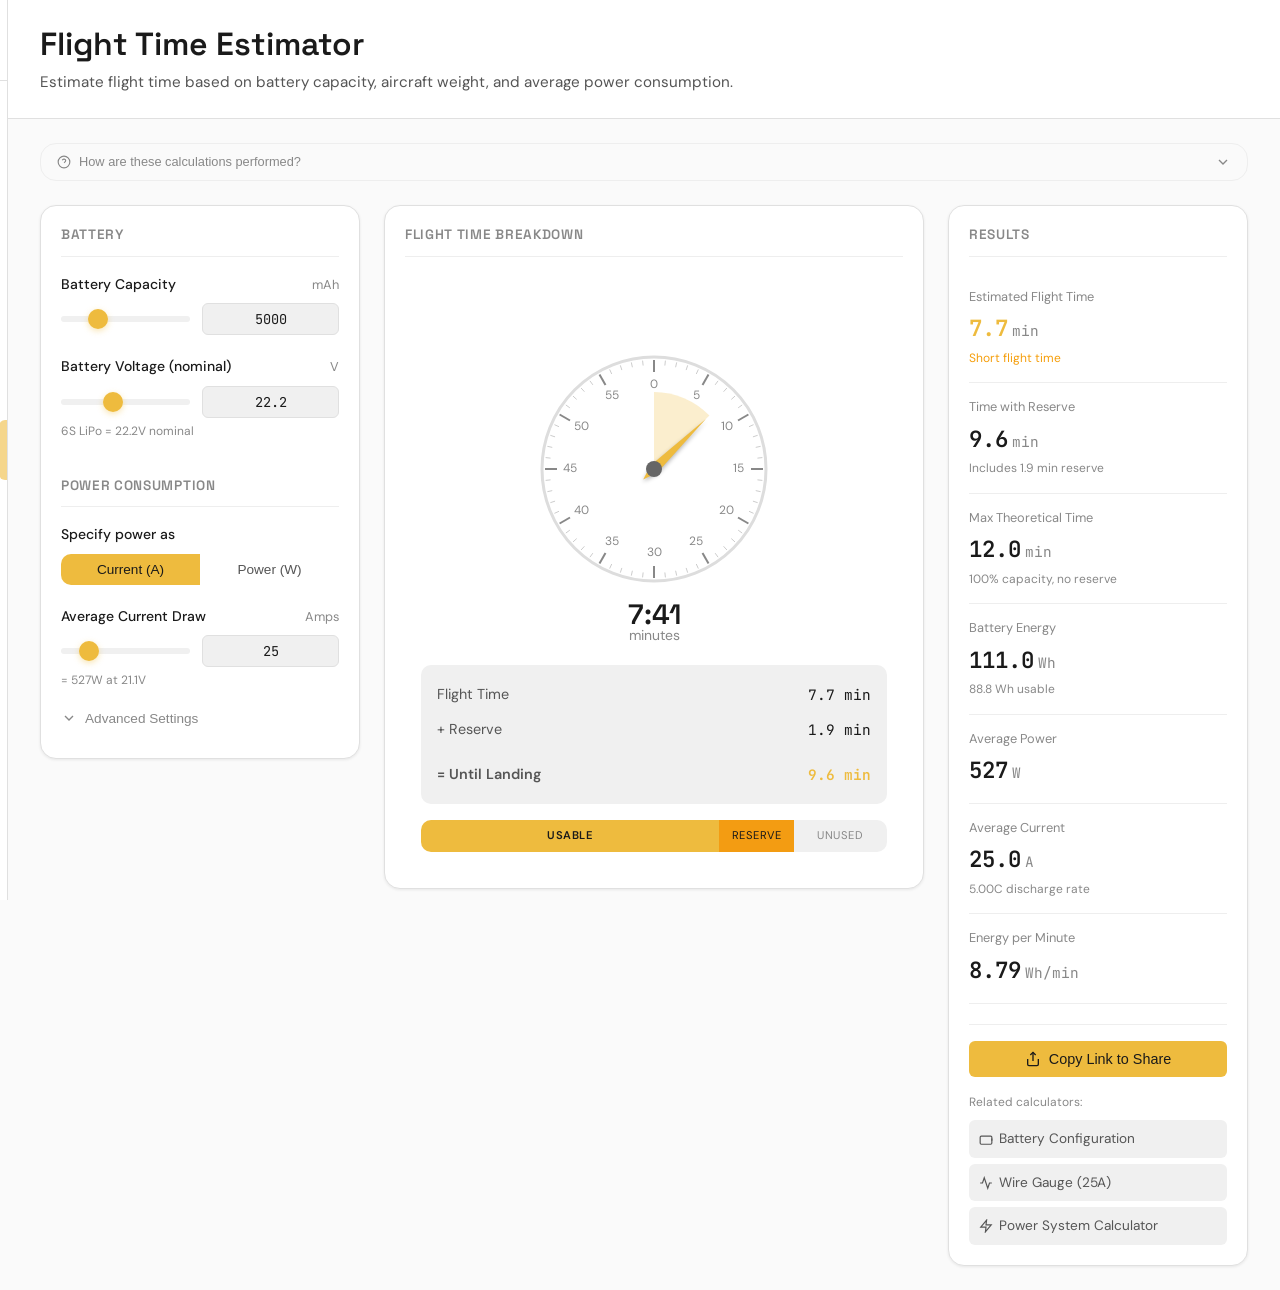
<file: flight-time.html>
<!DOCTYPE html>
<html lang="en">
<head>
  <meta charset="UTF-8">
  <meta name="viewport" content="width=device-width, initial-scale=1.0">
  <title>Flight Time Estimator - FlightBench</title>
  <meta name="description" content="Estimate UAV flight time based on battery capacity, aircraft weight, and power consumption. Calculate hover time and mixed flight profiles.">

  <!-- Fonts -->
  <link rel="preconnect" href="https://fonts.googleapis.com">
  <link rel="preconnect" href="https://fonts.gstatic.com" crossorigin>
  <link href="https://fonts.googleapis.com/css2?family=DM+Sans:wght@400;500;600;700&family=JetBrains+Mono:wght@400;500&family=Space+Grotesk:wght@500;600;700&display=swap" rel="stylesheet">

  <link rel="stylesheet" href="styles.css">

  <!-- Favicon -->
  <link rel="icon" href="data:image/svg+xml,<svg xmlns='http://www.w3.org/2000/svg' viewBox='0 0 100 100'><rect fill='%23eebb3e' rx='20' width='100' height='100'/><path d='M50 20 L70 45 L60 45 L60 80 L40 80 L40 45 L30 45 Z' fill='%231a1a1a'/></svg>">
</head>
<body>
  <div class="app-container">
    <!-- Sidebar Navigation -->
    <aside class="sidebar">
      <div class="sidebar-header">
        <a href="index.html" class="logo">
          <div class="logo-icon">
            <svg viewBox="0 0 24 24" fill="none" stroke="currentColor" stroke-width="2">
              <path d="M12 2L15 9H21L16 14L18 22L12 18L6 22L8 14L3 9H9L12 2Z"/>
            </svg>
          </div>
          <span class="logo-text">Flight<span>Bench</span></span>
        </a>
      </div>

      <div class="sidebar-search">
        <input type="text" class="search-input" placeholder="Search calculators..." aria-label="Search calculators">
      </div>

      <nav class="sidebar-nav">
        <div class="nav-category">
          <div class="nav-category-title">Power System</div>
          <a href="power-system.html" class="nav-item">
            <svg viewBox="0 0 24 24" fill="none" stroke="currentColor" stroke-width="2">
              <path d="M13 2L3 14h9l-1 8 10-12h-9l1-8z"/>
            </svg>
            Power System Calculator
          </a>
          <a href="wire-gauge.html" class="nav-item">
            <svg viewBox="0 0 24 24" fill="none" stroke="currentColor" stroke-width="2">
              <path d="M22 12h-4l-3 9L9 3l-3 9H2"/>
            </svg>
            Wire Gauge Calculator
          </a>
          <a href="battery-config.html" class="nav-item">
            <svg viewBox="0 0 24 24" fill="none" stroke="currentColor" stroke-width="2">
              <rect x="2" y="7" width="20" height="14" rx="2"/>
              <path d="M22 11v4"/>
              <path d="M6 11v6"/>
              <path d="M10 11v6"/>
              <path d="M14 11v6"/>
              <path d="M18 11v6"/>
            </svg>
            Battery Configuration
          </a>
        </div>

        <div class="nav-category">
          <div class="nav-category-title">Mission Planning</div>
          <a href="flight-time.html" class="nav-item active">
            <svg viewBox="0 0 24 24" fill="none" stroke="currentColor" stroke-width="2">
              <circle cx="12" cy="12" r="10"/>
              <polyline points="12 6 12 12 16 14"/>
            </svg>
            Flight Time Estimator
          </a>
          <a href="range-estimator.html" class="nav-item">
            <svg viewBox="0 0 24 24" fill="none" stroke="currentColor" stroke-width="2">
              <path d="M21 10c0 7-9 13-9 13s-9-6-9-13a9 9 0 0118 0z"/>
              <circle cx="12" cy="10" r="3"/>
            </svg>
            Range Estimator
          </a>
        </div>

        <div class="nav-category">
          <div class="nav-category-title">Mechanical</div>
          <a href="thrust-weight.html" class="nav-item">
            <svg viewBox="0 0 24 24" fill="none" stroke="currentColor" stroke-width="2">
              <path d="M12 2v20M2 12h20"/>
              <circle cx="12" cy="12" r="4"/>
            </svg>
            Thrust-to-Weight Ratio
          </a>
        </div>
      </nav>
    </aside>

    <!-- Main Content -->
    <main class="main-content">
      <header class="page-header">
        <h1>Flight Time Estimator</h1>
        <p>Estimate flight time based on battery capacity, aircraft weight, and average power consumption.</p>
      </header>

      <div class="calculator-container">
        <!-- Calculation Explanations Section -->
        <div class="calculation-explanations collapsed" id="calculation-explanations">
          <button class="calculation-explanations-toggle" id="explanations-toggle" aria-expanded="false">
            <div class="calculation-explanations-toggle-text">
              <svg viewBox="0 0 24 24" fill="none" stroke="currentColor" stroke-width="2">
                <circle cx="12" cy="12" r="10"/>
                <path d="M9.09 9a3 3 0 0 1 5.83 1c0 2-3 3-3 3"/>
                <line x1="12" y1="17" x2="12.01" y2="17"/>
              </svg>
              How are these calculations performed?
            </div>
            <svg class="calculation-explanations-toggle-icon" viewBox="0 0 24 24" fill="none" stroke="currentColor" stroke-width="2">
              <polyline points="6 9 12 15 18 9"/>
            </svg>
          </button>

          <div class="calculation-explanations-content">
            <div class="calculation-explanations-inner">
              <h3>Understanding Flight Time Calculations</h3>
              <p>
                This calculator estimates flight duration based on battery capacity, power consumption, and operational
                reserves. Accurate flight time prediction is critical for mission planning and safe operation.
              </p>

              <h4>Basic Flight Time Formula</h4>
              <p>
                Flight time depends on available energy and average power draw:
              </p>
              <span class="formula-label">Flight Time Calculation</span>
              <code class="formula">Time (minutes) = (Capacity / Current) × 60</code>
              <p>
                where Capacity is in Ah and Current is the average draw in Amps. This gives the theoretical maximum time,
                which must be adjusted for usable capacity and reserves.
              </p>

              <h4>Usable Capacity</h4>
              <p>
                Batteries shouldn't be discharged to 0%. Usable capacity based on safe discharge depth:
              </p>
              <span class="formula-label">Usable Capacity</span>
              <code class="formula">C_usable = C_total × (Discharge_depth / 100)</code>
              <p>
                For LiPo batteries, 80% discharge depth (down to 3.3V/cell) balances flight time with battery longevity.
                Deeper discharges reduce cycle life significantly.
              </p>

              <h4>Reserve Margin</h4>
              <p>
                A safety reserve ensures you land before critical battery depletion:
              </p>
              <span class="formula-label">Flight Time with Reserve</span>
              <code class="formula">T_flight = T_usable × (1 - Reserve / 100)</code>
              <p>
                Typical reserves are 20-30%. This accounts for unexpected headwinds, navigation errors, or higher-than-expected
                power consumption. Never plan to use 100% of calculated flight time.
              </p>

              <h4>C-Rating During Flight</h4>
              <p>
                Current draw relative to battery capacity affects performance:
              </p>
              <span class="formula-label">C-Rate</span>
              <code class="formula">C-rate = Current / Capacity</code>
              <p>
                Higher C-rates cause more voltage sag and reduce effective capacity. Staying below 50% of the battery's
                rated continuous C-rating maintains better performance and extends battery life.
              </p>

              <h4>Voltage Sag Effect</h4>
              <p>
                Under load, battery voltage drops due to internal resistance:
              </p>
              <span class="formula-label">Effective Voltage</span>
              <code class="formula">V_eff = V_nom × (1 - sag%/100)</code>
              <p>
                Typical sag is 5-15% depending on load and battery quality. This affects available power and must be
                accounted for in ESC low-voltage cutoff settings.
              </p>

              <div class="limitations-section">
                <h4>
                  <svg viewBox="0 0 24 24" fill="none" stroke="currentColor" stroke-width="2">
                    <path d="M10.29 3.86L1.82 18a2 2 0 0 0 1.71 3h16.94a2 2 0 0 0 1.71-3L13.71 3.86a2 2 0 0 0-3.42 0z"/>
                    <line x1="12" y1="9" x2="12" y2="13"/>
                    <line x1="12" y1="17" x2="12.01" y2="17"/>
                  </svg>
                  Limitations
                </h4>
                <ul>
                  <li>
                    <strong>Assumes constant power:</strong> Real flights involve varying power consumption (takeoff, climbing,
                    hovering, cruising). Use average values for typical flight profiles.
                  </li>
                  <li>
                    <strong>Environmental factors:</strong> Wind, temperature, humidity, and altitude significantly affect flight
                    time. Cold weather can reduce capacity by 20-40%. Always test in similar conditions.
                  </li>
                  <li>
                    <strong>Battery aging:</strong> As batteries age, their capacity and internal resistance degrade. Expect
                    10-20% reduction after 50-100 cycles. Recalibrate estimates periodically.
                  </li>
                  <li>
                    <strong>Weight changes:</strong> Payload variations directly affect power consumption. Heavier aircraft
                    require more power to hover and have shorter flight times.
                  </li>
                  <li>
                    <strong>Safety margins are critical:</strong> Never rely on calculated maximums. Always maintain adequate
                    reserves and land with battery remaining for emergencies.
                  </li>
                </ul>
              </div>
            </div>
          </div>
        </div>

        <div class="calculator-grid">
          <!-- Inputs Panel -->
          <div class="card inputs-panel">
            <h2 class="card-title">Battery</h2>

            <!-- Battery Capacity -->
            <div class="input-group">
              <label class="input-label">
                Battery Capacity
                <span class="input-unit">mAh</span>
              </label>
              <div class="slider-container">
                <input type="range" class="slider" id="capacity-slider" min="100" max="20000" value="5000" step="100">
                <input type="text" class="slider-value" id="capacity-value" value="5000">
              </div>
            </div>

            <!-- Battery Voltage -->
            <div class="input-group">
              <label class="input-label">
                Battery Voltage (nominal)
                <span class="input-unit">V</span>
              </label>
              <div class="slider-container">
                <input type="range" class="slider" id="voltage-slider" min="3.7" max="52" value="22.2" step="0.1">
                <input type="text" class="slider-value" id="voltage-value" value="22.2">
              </div>
              <div class="input-hint">6S LiPo = 22.2V nominal</div>
            </div>

            <hr class="divider">

            <h2 class="card-title">Power Consumption</h2>

            <!-- Input Mode Toggle -->
            <div class="input-group">
              <label class="input-label">Specify power as</label>
              <div class="toggle-group">
                <button class="toggle-btn active" id="mode-current" data-mode="current">Current (A)</button>
                <button class="toggle-btn" id="mode-power" data-mode="power">Power (W)</button>
              </div>
            </div>

            <!-- Current Input Mode -->
            <div id="current-mode">
              <div class="input-group">
                <label class="input-label">
                  Average Current Draw
                  <span class="input-unit">Amps</span>
                </label>
                <div class="slider-container">
                  <input type="range" class="slider" id="current-slider" min="1" max="150" value="25" step="0.5">
                  <input type="text" class="slider-value" id="current-value" value="25">
                </div>
                <div class="input-hint" id="power-hint">= 555W at 22.2V</div>
              </div>
            </div>

            <!-- Power Input Mode -->
            <div id="power-mode" style="display: none;">
              <div class="input-group">
                <label class="input-label">
                  Average Power Consumption
                  <span class="input-unit">Watts</span>
                </label>
                <div class="slider-container">
                  <input type="range" class="slider" id="power-slider" min="10" max="5000" value="555" step="5">
                  <input type="text" class="slider-value" id="power-value" value="555">
                </div>
                <div class="input-hint" id="current-hint">= 25A at 22.2V</div>
              </div>
            </div>

            <!-- Advanced Settings Toggle -->
            <button class="advanced-toggle" id="advanced-toggle">
              <svg viewBox="0 0 24 24" fill="none" stroke="currentColor" stroke-width="2">
                <polyline points="6 9 12 15 18 9"/>
              </svg>
              Advanced Settings
            </button>

            <div class="advanced-content" id="advanced-content">
              <!-- Usable Capacity -->
              <div class="input-group">
                <label class="input-label">
                  Usable Battery Capacity
                  <span class="input-unit">%</span>
                </label>
                <div class="slider-container">
                  <input type="range" class="slider" id="usable-slider" min="50" max="100" value="80" step="5">
                  <input type="text" class="slider-value" id="usable-value" value="80">
                </div>
                <div class="input-hint">80% recommended to preserve battery health</div>
              </div>

              <!-- Reserve -->
              <div class="input-group">
                <label class="input-label">
                  Landing Reserve
                  <span class="input-unit">%</span>
                </label>
                <div class="input-row">
                  <input type="text" class="input-field" id="reserve-input" value="20" style="width: 100px;">
                </div>
                <div class="input-hint">Safety margin for return-to-home</div>
              </div>

              <!-- Voltage Sag -->
              <div class="input-group">
                <label class="input-label">
                  Voltage Sag Factor
                  <span class="input-unit">%</span>
                </label>
                <div class="input-row">
                  <input type="text" class="input-field" id="sag-input" value="5" style="width: 100px;">
                </div>
                <div class="input-hint">Accounts for voltage drop under load</div>
              </div>
            </div>
          </div>

          <!-- Visualization Area -->
          <div class="card viz-area">
            <h2 class="card-title">Flight Time Breakdown</h2>
            <div class="time-display">
              <canvas id="time-gauge" class="time-gauge"></canvas>
            </div>
            <div class="time-breakdown" id="time-breakdown">
              <!-- Generated by JS -->
            </div>
            <div class="battery-usage-bar">
              <div class="usage-section usable" id="bar-usable">
                <span>Usable</span>
              </div>
              <div class="usage-section reserve" id="bar-reserve">
                <span>Reserve</span>
              </div>
              <div class="usage-section unused" id="bar-unused">
                <span>Unused</span>
              </div>
            </div>
          </div>

          <!-- Results Panel -->
          <div class="card results-panel">
            <h2 class="card-title">Results</h2>

            <div class="result-item">
              <div class="result-label">Estimated Flight Time</div>
              <div class="result-value highlight" id="result-time">—<span class="unit">min</span></div>
              <div class="result-subtext" id="result-time-note"></div>
            </div>

            <div class="result-item">
              <div class="result-label">Time with Reserve</div>
              <div class="result-value" id="result-time-reserve">—<span class="unit">min</span></div>
              <div class="result-subtext" id="result-reserve-note"></div>
            </div>

            <div class="result-item">
              <div class="result-label">Max Theoretical Time</div>
              <div class="result-value" id="result-time-max">—<span class="unit">min</span></div>
              <div class="result-subtext">100% capacity, no reserve</div>
            </div>

            <div class="result-item">
              <div class="result-label">Battery Energy</div>
              <div class="result-value" id="result-energy">—<span class="unit">Wh</span></div>
              <div class="result-subtext" id="result-energy-usable"></div>
            </div>

            <div class="result-item">
              <div class="result-label">Average Power</div>
              <div class="result-value" id="result-power">—<span class="unit">W</span></div>
            </div>

            <div class="result-item">
              <div class="result-label">Average Current</div>
              <div class="result-value" id="result-current">—<span class="unit">A</span></div>
              <div class="result-subtext" id="result-crate"></div>
            </div>

            <div class="result-item">
              <div class="result-label">Energy per Minute</div>
              <div class="result-value" id="result-wh-min">—<span class="unit">Wh/min</span></div>
            </div>

            <!-- Share Section -->
            <div class="share-section">
              <button class="btn btn-primary btn-full" id="share-btn">
                <svg viewBox="0 0 24 24" fill="none" stroke="currentColor" stroke-width="2">
                  <path d="M4 12v8a2 2 0 002 2h12a2 2 0 002-2v-8"/>
                  <polyline points="16 6 12 2 8 6"/>
                  <line x1="12" y1="2" x2="12" y2="15"/>
                </svg>
                Copy Link to Share
              </button>
            </div>

            <!-- Use in other calculators -->
            <div class="use-in-section" id="use-in-section">
              <div class="use-in-title">Related calculators:</div>
              <div class="use-in-links" id="use-in-links">
                <!-- Populated by JS -->
              </div>
            </div>
          </div>
        </div>
      </div>
    </main>

    <!-- Mobile Menu Button -->
    <button class="mobile-menu-btn" aria-label="Open menu">
      <svg viewBox="0 0 24 24" fill="none" stroke="currentColor" stroke-width="2">
        <path d="M3 12h18M3 6h18M3 18h18"/>
      </svg>
    </button>
  </div>

  <script src="flightbench.js"></script>
  <script>
    // Flight Time Estimator Logic
    const FlightTimeCalc = {
      // Current state
      state: {
        capacity: 5000,      // mAh
        voltage: 22.2,       // V
        inputMode: 'current',
        current: 25,         // A
        power: 555,          // W
        usableCapacity: 80,  // %
        reserve: 20,         // %
        voltageSag: 5        // %
      },

      // Animation
      animation: {
        currentTime: 0,
        targetTime: 0,
        frameId: null
      },

      // Initialize
      init() {
        this.bindInputs();
        this.initExplanationsToggle();
        this.loadFromUrl();
        this.calculate();
        this.initGauge();
        this.startAnimation();
      },

      // Initialize explanations toggle
      initExplanationsToggle() {
        const toggle = document.getElementById('explanations-toggle');
        const container = document.getElementById('calculation-explanations');

        toggle.addEventListener('click', () => {
          const isCollapsed = container.classList.contains('collapsed');

          if (isCollapsed) {
            container.classList.remove('collapsed');
            toggle.setAttribute('aria-expanded', 'true');
          } else {
            container.classList.add('collapsed');
            toggle.setAttribute('aria-expanded', 'false');
          }
        });
      },

      // Bind all input events
      bindInputs() {
        // Mode toggle
        document.querySelectorAll('.toggle-btn').forEach(btn => {
          btn.addEventListener('click', (e) => {
            document.querySelectorAll('.toggle-btn').forEach(b => b.classList.remove('active'));
            e.target.classList.add('active');
            this.state.inputMode = e.target.dataset.mode;
            this.updateInputMode();
            this.calculate();
          });
        });

        // Slider + value pairs
        this.bindSlider('capacity', 'capacity-slider', 'capacity-value');
        this.bindSlider('voltage', 'voltage-slider', 'voltage-value');
        this.bindSlider('current', 'current-slider', 'current-value');
        this.bindSlider('power', 'power-slider', 'power-value');
        this.bindSlider('usableCapacity', 'usable-slider', 'usable-value');

        // Direct inputs
        this.bindInput('reserve', 'reserve-input');
        this.bindInput('voltageSag', 'sag-input');

        // Share button
        document.getElementById('share-btn').addEventListener('click', () => {
          FlightBench.state.copyShareUrl();
        });
      },

      bindSlider(stateKey, sliderId, valueId) {
        const slider = document.getElementById(sliderId);
        const valueInput = document.getElementById(valueId);

        const update = (val) => {
          const num = parseFloat(val);
          if (!isNaN(num)) {
            this.state[stateKey] = num;
            slider.value = num;
            valueInput.value = num;
            this.calculate();
          }
        };

        slider.addEventListener('input', (e) => update(e.target.value));
        valueInput.addEventListener('change', (e) => update(e.target.value));
        valueInput.addEventListener('keyup', (e) => {
          if (e.key === 'Enter') update(e.target.value);
        });
      },

      bindInput(stateKey, inputId) {
        const input = document.getElementById(inputId);
        input.addEventListener('change', (e) => {
          const num = parseFloat(e.target.value);
          if (!isNaN(num)) {
            this.state[stateKey] = num;
            this.calculate();
          }
        });
      },

      updateInputMode() {
        const currentMode = document.getElementById('current-mode');
        const powerMode = document.getElementById('power-mode');

        if (this.state.inputMode === 'current') {
          currentMode.style.display = 'block';
          powerMode.style.display = 'none';
        } else {
          currentMode.style.display = 'none';
          powerMode.style.display = 'block';
        }
      },

      // Load state from URL
      loadFromUrl() {
        const urlState = FlightBench.state.getAll();

        if (urlState.cap) {
          this.state.capacity = urlState.cap;
          document.getElementById('capacity-slider').value = urlState.cap;
          document.getElementById('capacity-value').value = urlState.cap;
        }
        if (urlState.v) {
          this.state.voltage = urlState.v;
          document.getElementById('voltage-slider').value = urlState.v;
          document.getElementById('voltage-value').value = urlState.v;
        }
        if (urlState.current) {
          this.state.current = urlState.current;
          document.getElementById('current-slider').value = urlState.current;
          document.getElementById('current-value').value = urlState.current;
        }
        if (urlState.power) {
          this.state.power = urlState.power;
          this.state.inputMode = 'power';
          document.getElementById('power-slider').value = urlState.power;
          document.getElementById('power-value').value = urlState.power;
          document.querySelectorAll('.toggle-btn').forEach(b => b.classList.remove('active'));
          document.getElementById('mode-power').classList.add('active');
          this.updateInputMode();
        }
        if (urlState.usable) {
          this.state.usableCapacity = urlState.usable;
          document.getElementById('usable-slider').value = urlState.usable;
          document.getElementById('usable-value').value = urlState.usable;
        }
        if (urlState.reserve) {
          this.state.reserve = urlState.reserve;
          document.getElementById('reserve-input').value = urlState.reserve;
        }
      },

      // Save state to URL
      saveToUrl() {
        const params = {
          cap: this.state.capacity,
          v: this.state.voltage,
          usable: this.state.usableCapacity,
          reserve: this.state.reserve
        };

        if (this.state.inputMode === 'current') {
          params.current = this.state.current;
        } else {
          params.power = this.state.power;
        }

        FlightBench.state.set(params);
      },

      // Main calculation
      calculate() {
        const s = this.state;

        // Effective voltage under load
        const effectiveVoltage = s.voltage * (1 - s.voltageSag / 100);

        // Calculate power and current based on input mode
        let avgPower, avgCurrent;
        if (s.inputMode === 'current') {
          avgCurrent = s.current;
          avgPower = avgCurrent * effectiveVoltage;
          // Update power hint
          document.getElementById('power-hint').textContent =
            `= ${avgPower.toFixed(0)}W at ${effectiveVoltage.toFixed(1)}V`;
        } else {
          avgPower = s.power;
          avgCurrent = avgPower / effectiveVoltage;
          // Update current hint
          document.getElementById('current-hint').textContent =
            `= ${avgCurrent.toFixed(1)}A at ${effectiveVoltage.toFixed(1)}V`;
        }

        // Battery energy
        const totalEnergy = (s.capacity / 1000) * s.voltage; // Wh
        const usableEnergy = totalEnergy * (s.usableCapacity / 100);

        // Usable capacity in mAh
        const usableCapacityMah = s.capacity * (s.usableCapacity / 100);

        // Flight times
        const maxTimeMinutes = (s.capacity / 1000 / avgCurrent) * 60; // 100% capacity
        const usableTimeMinutes = (usableCapacityMah / 1000 / avgCurrent) * 60;
        const reserveTimeMinutes = usableTimeMinutes * (s.reserve / 100);
        const flightTimeMinutes = usableTimeMinutes - reserveTimeMinutes;

        // C-rate
        const cRate = avgCurrent / (s.capacity / 1000);

        // Energy per minute
        const whPerMinute = avgPower / 60;

        // Update animation target
        this.animation.targetTime = flightTimeMinutes;

        // Update results display
        this.updateResults({
          flightTime: flightTimeMinutes,
          reserveTime: reserveTimeMinutes,
          usableTime: usableTimeMinutes,
          maxTime: maxTimeMinutes,
          totalEnergy,
          usableEnergy,
          avgPower,
          avgCurrent,
          cRate,
          whPerMinute
        });

        // Update breakdown
        this.updateBreakdown(flightTimeMinutes, reserveTimeMinutes, usableTimeMinutes, maxTimeMinutes);

        // Update usage bar
        this.updateUsageBar(s.usableCapacity, s.reserve);

        // Save to URL
        this.saveToUrl();
      },

      updateResults(r) {
        // Format time as minutes or hours:minutes
        const formatTime = (mins) => {
          if (mins >= 60) {
            const h = Math.floor(mins / 60);
            const m = Math.round(mins % 60);
            return `${h}h ${m}m`;
          }
          return `${mins.toFixed(1)}`;
        };

        document.getElementById('result-time').innerHTML =
          `${formatTime(r.flightTime)}<span class="unit">${r.flightTime >= 60 ? '' : 'min'}</span>`;

        const timeNote = document.getElementById('result-time-note');
        if (r.flightTime < 5) {
          timeNote.textContent = 'Very short flight time';
          timeNote.className = 'result-subtext status-warning';
        } else if (r.flightTime < 10) {
          timeNote.textContent = 'Short flight time';
          timeNote.className = 'result-subtext status-warning';
        } else {
          timeNote.textContent = 'Usable flight duration';
          timeNote.className = 'result-subtext status-good';
        }

        document.getElementById('result-time-reserve').innerHTML =
          `${formatTime(r.usableTime)}<span class="unit">${r.usableTime >= 60 ? '' : 'min'}</span>`;
        document.getElementById('result-reserve-note').textContent =
          `Includes ${r.reserveTime.toFixed(1)} min reserve`;

        document.getElementById('result-time-max').innerHTML =
          `${formatTime(r.maxTime)}<span class="unit">${r.maxTime >= 60 ? '' : 'min'}</span>`;

        document.getElementById('result-energy').innerHTML =
          `${r.totalEnergy.toFixed(1)}<span class="unit">Wh</span>`;
        document.getElementById('result-energy-usable').textContent =
          `${r.usableEnergy.toFixed(1)} Wh usable`;

        document.getElementById('result-power').innerHTML =
          `${r.avgPower.toFixed(0)}<span class="unit">W</span>`;

        document.getElementById('result-current').innerHTML =
          `${r.avgCurrent.toFixed(1)}<span class="unit">A</span>`;
        document.getElementById('result-crate').textContent =
          `${r.cRate.toFixed(2)}C discharge rate`;

        document.getElementById('result-wh-min').innerHTML =
          `${r.whPerMinute.toFixed(2)}<span class="unit">Wh/min</span>`;

        // Update use-in links
        this.updateUseInLinks(r);
      },

      updateBreakdown(flight, reserve, usable, max) {
        const container = document.getElementById('time-breakdown');
        container.innerHTML = `
          <div class="breakdown-item">
            <span class="breakdown-label">Flight Time</span>
            <span class="breakdown-value">${flight.toFixed(1)} min</span>
          </div>
          <div class="breakdown-item reserve">
            <span class="breakdown-label">+ Reserve</span>
            <span class="breakdown-value">${reserve.toFixed(1)} min</span>
          </div>
          <div class="breakdown-item total">
            <span class="breakdown-label">= Until Landing</span>
            <span class="breakdown-value">${usable.toFixed(1)} min</span>
          </div>
        `;
      },

      updateUsageBar(usable, reserve) {
        const flightPct = usable * (1 - reserve / 100);
        const reservePct = usable * (reserve / 100);
        const unusedPct = 100 - usable;

        document.getElementById('bar-usable').style.width = `${flightPct}%`;
        document.getElementById('bar-reserve').style.width = `${reservePct}%`;
        document.getElementById('bar-unused').style.width = `${unusedPct}%`;
      },

      // Gauge visualization
      canvas: null,
      ctx: null,

      initGauge() {
        this.canvas = document.getElementById('time-gauge');
        this.ctx = this.canvas.getContext('2d');
        this.resizeGauge();
        window.addEventListener('resize', () => this.resizeGauge());
      },

      resizeGauge() {
        const container = this.canvas.parentElement;
        const dpr = window.devicePixelRatio || 1;
        const size = Math.min(container.clientWidth, 280);
        const height = size + 80; // Extra height for time readout below clock
        this.canvas.width = size * dpr;
        this.canvas.height = height * dpr;
        this.canvas.style.width = size + 'px';
        this.canvas.style.height = height + 'px';
        this.ctx.scale(dpr, dpr);
      },

      startAnimation() {
        const animate = () => {
          this.animation.frameId = requestAnimationFrame(animate);
          this.updateAnimation();
          this.drawGauge();
        };
        animate();
      },

      updateAnimation() {
        const lerpFactor = 0.1;
        this.animation.currentTime = FlightBench.lerp(
          this.animation.currentTime,
          this.animation.targetTime,
          lerpFactor
        );
      },

      drawGauge() {
        const ctx = this.ctx;
        const w = this.canvas.clientWidth;
        const h = this.canvas.clientHeight;

        // Get theme colors
        const isDark = document.documentElement.getAttribute('data-theme') === 'dark';
        const bgColor = isDark ? '#1e1e1e' : '#f0f0f0';
        const textColor = isDark ? '#f0f0f0' : '#1a1a1a';
        const mutedColor = isDark ? '#707070' : '#888888';
        const accentColor = '#eebb3e';

        // Clear canvas (transparent)
        ctx.clearRect(0, 0, w, h);

        const cx = w / 2;
        const cy = h / 2;
        const radius = Math.min(w, h) * 0.4;

        // Draw clock face
        ctx.strokeStyle = isDark ? '#333' : '#ddd';
        ctx.lineWidth = 3;
        ctx.beginPath();
        ctx.arc(cx, cy, radius, 0, Math.PI * 2);
        ctx.stroke();

        // Draw minute marks
        for (let i = 0; i < 60; i++) {
          const angle = (i / 60) * Math.PI * 2 - Math.PI / 2;
          const isMajor = i % 5 === 0;
          const innerR = radius - (isMajor ? 15 : 8);
          const outerR = radius - 3;

          ctx.strokeStyle = isMajor ? mutedColor : (isDark ? '#444' : '#ccc');
          ctx.lineWidth = isMajor ? 2 : 1;
          ctx.beginPath();
          ctx.moveTo(cx + Math.cos(angle) * innerR, cy + Math.sin(angle) * innerR);
          ctx.lineTo(cx + Math.cos(angle) * outerR, cy + Math.sin(angle) * outerR);
          ctx.stroke();
        }

        // Draw numbers
        ctx.fillStyle = mutedColor;
        ctx.font = '12px "DM Sans", sans-serif';
        ctx.textAlign = 'center';
        ctx.textBaseline = 'middle';
        for (let i = 0; i < 12; i++) {
          const num = i * 5;
          const angle = (i / 12) * Math.PI * 2 - Math.PI / 2;
          const r = radius - 28;
          ctx.fillText(num.toString(), cx + Math.cos(angle) * r, cy + Math.sin(angle) * r);
        }

        // Draw filled arc for flight time
        const flightAngle = Math.min((this.animation.currentTime / 60) * Math.PI * 2, Math.PI * 2);
        ctx.fillStyle = accentColor + '40';
        ctx.beginPath();
        ctx.moveTo(cx, cy);
        ctx.arc(cx, cy, radius - 35, -Math.PI / 2, -Math.PI / 2 + flightAngle);
        ctx.closePath();
        ctx.fill();

        // Draw minute hand
        const minuteAngle = (this.animation.currentTime / 60) * Math.PI * 2 - Math.PI / 2;
        const handLength = radius - 40;

        ctx.save();
        ctx.translate(cx, cy);
        ctx.rotate(minuteAngle + Math.PI / 2);

        // Hand shadow
        ctx.shadowColor = 'rgba(0,0,0,0.3)';
        ctx.shadowBlur = 4;
        ctx.shadowOffsetY = 2;

        // Hand
        ctx.fillStyle = accentColor;
        ctx.beginPath();
        ctx.moveTo(0, -handLength);
        ctx.lineTo(-5, 0);
        ctx.lineTo(0, 15);
        ctx.lineTo(5, 0);
        ctx.closePath();
        ctx.fill();

        ctx.restore();

        // Center cap
        ctx.fillStyle = isDark ? '#404040' : '#666';
        ctx.beginPath();
        ctx.arc(cx, cy, 8, 0, Math.PI * 2);
        ctx.fill();

        // Time display
        const displayTime = this.animation.currentTime;
        const mins = Math.floor(displayTime);
        const secs = Math.round((displayTime % 1) * 60);

        ctx.fillStyle = textColor;
        ctx.font = '600 28px "Space Grotesk", sans-serif';
        ctx.textAlign = 'center';
        ctx.fillText(`${mins}:${secs.toString().padStart(2, '0')}`, cx, cy + radius + 35);

        ctx.fillStyle = mutedColor;
        ctx.font = '14px "DM Sans", sans-serif';
        ctx.fillText('minutes', cx, cy + radius + 55);
      },

      updateUseInLinks(r) {
        const container = document.getElementById('use-in-links');
        container.innerHTML = '';

        // Battery Config link
        const batteryLink = document.createElement('a');
        batteryLink.href = `battery-config.html?cap=${this.state.capacity}`;
        batteryLink.className = 'use-in-link';
        batteryLink.innerHTML = `
          <svg viewBox="0 0 24 24" fill="none" stroke="currentColor" stroke-width="2">
            <rect x="2" y="7" width="20" height="14" rx="2"/>
            <path d="M22 11v4"/>
          </svg>
          Battery Configuration
        `;
        container.appendChild(batteryLink);

        // Wire Gauge link
        const wireLink = document.createElement('a');
        wireLink.href = `wire-gauge.html?current=${Math.ceil(r.avgCurrent)}&voltage=${this.state.voltage}`;
        wireLink.className = 'use-in-link';
        wireLink.innerHTML = `
          <svg viewBox="0 0 24 24" fill="none" stroke="currentColor" stroke-width="2">
            <path d="M22 12h-4l-3 9L9 3l-3 9H2"/>
          </svg>
          Wire Gauge (${r.avgCurrent.toFixed(0)}A)
        `;
        container.appendChild(wireLink);

        // Power System link
        const powerLink = document.createElement('a');
        powerLink.href = `power-system.html`;
        powerLink.className = 'use-in-link';
        powerLink.innerHTML = `
          <svg viewBox="0 0 24 24" fill="none" stroke="currentColor" stroke-width="2">
            <path d="M13 2L3 14h9l-1 8 10-12h-9l1-8z"/>
          </svg>
          Power System Calculator
        `;
        container.appendChild(powerLink);
      }
    };

    // Initialize calculator when DOM is ready
    document.addEventListener('DOMContentLoaded', () => {
      FlightTimeCalc.init();
    });
  </script>

  <style>
    /* Toggle group */
    .toggle-group {
      display: flex;
      gap: 0;
      border-radius: var(--radius-md);
      overflow: hidden;
      border: 1px solid var(--border-color);
    }

    .toggle-btn {
      flex: 1;
      padding: 8px 12px;
      background: var(--bg-secondary);
      border: none;
      color: var(--text-secondary);
      font-size: 0.85rem;
      font-weight: 500;
      cursor: pointer;
      transition: all var(--transition-fast);
    }

    .toggle-btn:hover {
      background: var(--bg-tertiary);
    }

    .toggle-btn.active {
      background: var(--accent);
      color: #1a1a1a;
    }

    .divider {
      border: none;
      border-top: 1px solid var(--border-color);
      margin: 16px 0;
    }

    .input-hint {
      font-size: 0.75rem;
      color: var(--text-muted);
      margin-top: 4px;
    }

    /* Time display */
    .time-display {
      display: flex;
      justify-content: center;
      padding: 16px 0;
    }

    .time-gauge {
      max-width: 100%;
    }

    /* Time breakdown */
    .time-breakdown {
      padding: 12px 16px;
      background: var(--bg-tertiary);
      border-radius: var(--radius-md);
      margin: 0 16px;
    }

    .breakdown-item {
      display: flex;
      justify-content: space-between;
      padding: 6px 0;
      font-size: 0.9rem;
    }

    .breakdown-item.reserve {
      color: var(--text-muted);
    }

    .breakdown-item.total {
      border-top: 1px solid var(--border-color);
      margin-top: 6px;
      padding-top: 10px;
      font-weight: 600;
    }

    .breakdown-label {
      color: var(--text-secondary);
    }

    .breakdown-value {
      font-family: 'JetBrains Mono', monospace;
      color: var(--text-primary);
    }

    .breakdown-item.total .breakdown-value {
      color: var(--accent);
    }

    /* Battery usage bar */
    .battery-usage-bar {
      display: flex;
      height: 32px;
      margin: 16px;
      border-radius: var(--radius-md);
      overflow: hidden;
      font-size: 0.7rem;
      text-transform: uppercase;
      letter-spacing: 0.5px;
    }

    .usage-section {
      display: flex;
      align-items: center;
      justify-content: center;
      transition: width var(--transition-normal);
      min-width: 0;
      overflow: hidden;
    }

    .usage-section span {
      white-space: nowrap;
    }

    .usage-section.usable {
      background: var(--accent);
      color: #1a1a1a;
      font-weight: 600;
    }

    .usage-section.reserve {
      background: #f39c12;
      color: #1a1a1a;
    }

    .usage-section.unused {
      background: var(--bg-tertiary);
      color: var(--text-muted);
    }

    /* Responsive */
    @media (max-width: 600px) {
      .battery-usage-bar {
        height: 24px;
        font-size: 0.6rem;
      }
    }
  </style>
</body>
</html>
</file>
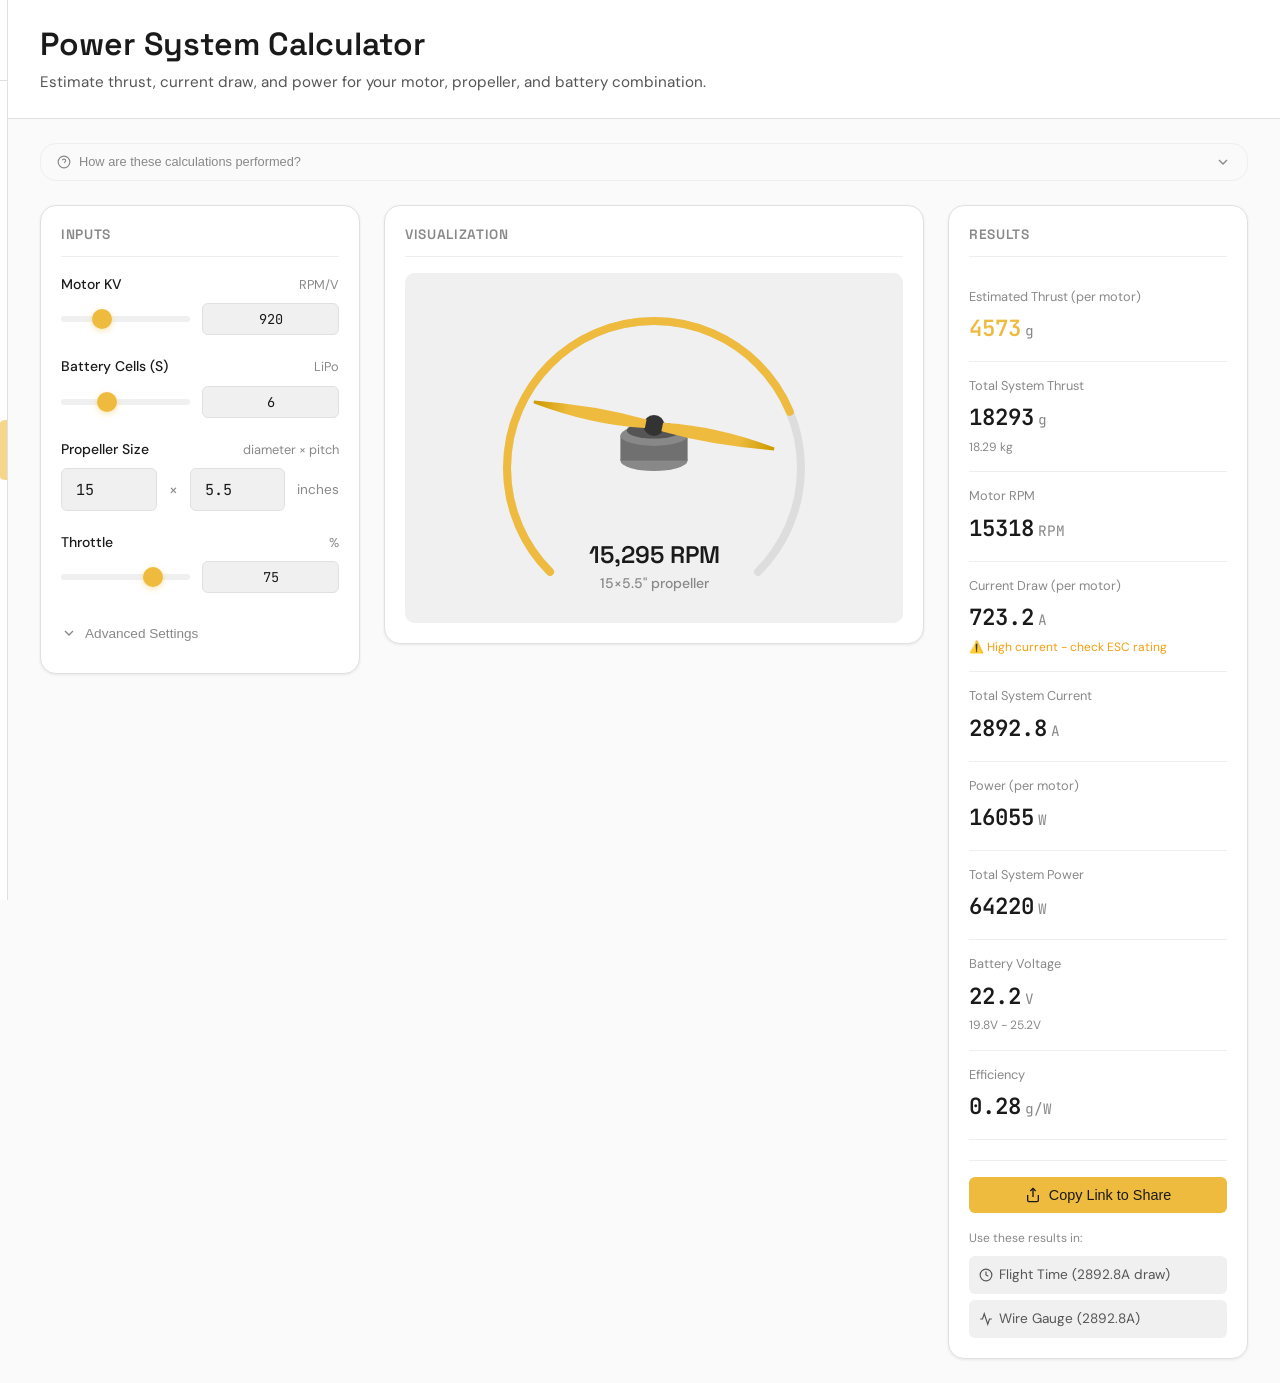
<file: power-system.html>
<!DOCTYPE html>
<html lang="en">
<head>
  <meta charset="UTF-8">
  <meta name="viewport" content="width=device-width, initial-scale=1.0">
  <title>Power System Calculator - FlightBench</title>
  <meta name="description" content="Calculate thrust, current draw, and efficiency for UAV motor, propeller, and battery combinations.">
  
  <!-- Fonts -->
  <link rel="preconnect" href="https://fonts.googleapis.com">
  <link rel="preconnect" href="https://fonts.gstatic.com" crossorigin>
  <link href="https://fonts.googleapis.com/css2?family=DM+Sans:wght@400;500;600;700&family=JetBrains+Mono:wght@400;500&family=Space+Grotesk:wght@500;600;700&display=swap" rel="stylesheet">
  
  <link rel="stylesheet" href="styles.css">
  
  <!-- Favicon -->
  <link rel="icon" href="data:image/svg+xml,<svg xmlns='http://www.w3.org/2000/svg' viewBox='0 0 100 100'><rect fill='%23eebb3e' rx='20' width='100' height='100'/><path d='M50 20 L70 45 L60 45 L60 80 L40 80 L40 45 L30 45 Z' fill='%231a1a1a'/></svg>">
</head>
<body>
  <div class="app-container">
    <!-- Sidebar Navigation -->
    <aside class="sidebar">
      <div class="sidebar-header">
        <a href="index.html" class="logo">
          <div class="logo-icon">
            <svg viewBox="0 0 24 24" fill="none" stroke="currentColor" stroke-width="2">
              <path d="M12 2L15 9H21L16 14L18 22L12 18L6 22L8 14L3 9H9L12 2Z"/>
            </svg>
          </div>
          <span class="logo-text">Flight<span>Bench</span></span>
        </a>
      </div>
      
      <div class="sidebar-search">
        <input type="text" class="search-input" placeholder="Search calculators..." aria-label="Search calculators">
      </div>
      
      <nav class="sidebar-nav">
        <div class="nav-category">
          <div class="nav-category-title">Power System</div>
          <a href="power-system.html" class="nav-item active">
            <svg viewBox="0 0 24 24" fill="none" stroke="currentColor" stroke-width="2">
              <path d="M13 2L3 14h9l-1 8 10-12h-9l1-8z"/>
            </svg>
            Power System Calculator
          </a>
          <a href="wire-gauge.html" class="nav-item">
            <svg viewBox="0 0 24 24" fill="none" stroke="currentColor" stroke-width="2">
              <path d="M22 12h-4l-3 9L9 3l-3 9H2"/>
            </svg>
            Wire Gauge Calculator
          </a>
          <a href="battery-config.html" class="nav-item">
            <svg viewBox="0 0 24 24" fill="none" stroke="currentColor" stroke-width="2">
              <rect x="2" y="7" width="20" height="14" rx="2"/>
              <path d="M22 11v4"/>
              <path d="M6 11v6"/>
              <path d="M10 11v6"/>
              <path d="M14 11v6"/>
              <path d="M18 11v6"/>
            </svg>
            Battery Configuration
          </a>
        </div>
        
        <div class="nav-category">
          <div class="nav-category-title">Mission Planning</div>
          <a href="flight-time.html" class="nav-item">
            <svg viewBox="0 0 24 24" fill="none" stroke="currentColor" stroke-width="2">
              <circle cx="12" cy="12" r="10"/>
              <polyline points="12 6 12 12 16 14"/>
            </svg>
            Flight Time Estimator
          </a>
          <a href="range-estimator.html" class="nav-item">
            <svg viewBox="0 0 24 24" fill="none" stroke="currentColor" stroke-width="2">
              <path d="M21 10c0 7-9 13-9 13s-9-6-9-13a9 9 0 0118 0z"/>
              <circle cx="12" cy="10" r="3"/>
            </svg>
            Range Estimator
          </a>
        </div>
        
        <div class="nav-category">
          <div class="nav-category-title">Mechanical</div>
          <a href="thrust-weight.html" class="nav-item">
            <svg viewBox="0 0 24 24" fill="none" stroke="currentColor" stroke-width="2">
              <path d="M12 2v20M2 12h20"/>
              <circle cx="12" cy="12" r="4"/>
            </svg>
            Thrust-to-Weight Ratio
          </a>
        </div>
      </nav>
    </aside>

    <!-- Main Content -->
    <main class="main-content">
      <header class="page-header">
        <h1>Power System Calculator</h1>
        <p>Estimate thrust, current draw, and power for your motor, propeller, and battery combination.</p>
      </header>

      <div class="calculator-container">
        <!-- Calculation Explanations Section -->
        <div class="calculation-explanations collapsed" id="calculation-explanations">
          <button class="calculation-explanations-toggle" id="explanations-toggle" aria-expanded="false">
            <div class="calculation-explanations-toggle-text">
              <svg viewBox="0 0 24 24" fill="none" stroke="currentColor" stroke-width="2">
                <circle cx="12" cy="12" r="10"/>
                <path d="M9.09 9a3 3 0 0 1 5.83 1c0 2-3 3-3 3"/>
                <line x1="12" y1="17" x2="12.01" y2="17"/>
              </svg>
              How are these calculations performed?
            </div>
            <svg class="calculation-explanations-toggle-icon" viewBox="0 0 24 24" fill="none" stroke="currentColor" stroke-width="2">
              <polyline points="6 9 12 15 18 9"/>
            </svg>
          </button>

          <div class="calculation-explanations-content">
            <div class="calculation-explanations-inner">
              <h3>Understanding Power System Calculations</h3>
              <p>
                This calculator uses simplified aerodynamic and electrical models to estimate the performance
                of brushless motor and propeller combinations for UAV applications. These calculations help you
                quickly evaluate different configurations during the design phase.
              </p>

              <h4>Motor RPM</h4>
              <p>
                Motor speed is determined by the motor's KV rating (RPM per volt) and the battery voltage,
                scaled by throttle percentage:
              </p>
              <span class="formula-label">RPM Calculation</span>
              <code class="formula">RPM = KV × Voltage × (Throttle / 100)</code>
              <p>
                where <code>Voltage = Cells × 3.7V</code> (nominal LiPo voltage per cell). The KV rating is a motor
                constant that describes how fast the motor spins per volt applied.
              </p>

              <h4>Thrust Estimation</h4>
              <p>
                Thrust is estimated using a simplified propeller model based on blade element momentum theory.
                The relationship depends on propeller diameter (D), pitch (P), RPM, and propeller efficiency:
              </p>
              <span class="formula-label">Thrust Model</span>
              <code class="formula">Thrust = k × D⁴ × P × RPM² × (η_prop / 100)</code>
              <p>
                where <code>k ≈ 1.0×10⁻¹⁰</code> is an empirical coefficient (in appropriate units),
                <code>D</code> and <code>P</code> are in inches, and <code>η_prop</code> is the propeller
                efficiency percentage. This gives thrust in grams.
              </p>

              <h4>Power Consumption</h4>
              <p>
                Electrical power required is modeled based on propeller loading characteristics:
              </p>
              <span class="formula-label">Power Model</span>
              <code class="formula">Power = k_p × D⁵ × RPM³ / (η_motor / 100)</code>
              <p>
                where <code>k_p ≈ 5.0×10⁻¹⁵</code> is a power coefficient and <code>η_motor</code> is the
                motor efficiency. Power consumption scales with the cube of RPM and the fifth power of diameter,
                reflecting the significant impact of propeller size.
              </p>

              <h4>Current Draw</h4>
              <p>
                Current is calculated from power and voltage using Ohm's law:
              </p>
              <span class="formula-label">Current Calculation</span>
              <code class="formula">Current = Power / Voltage</code>

              <h4>System Efficiency</h4>
              <p>
                Overall system efficiency is expressed as thrust per watt, indicating how effectively the
                system converts electrical power into thrust:
              </p>
              <span class="formula-label">Efficiency Metric</span>
              <code class="formula">Efficiency = Thrust / Power  (g/W)</code>
              <p>
                Higher values indicate better efficiency. Typical values range from 4-10 g/W for multirotor systems.
              </p>

              <div class="limitations-section">
                <h4>
                  <svg viewBox="0 0 24 24" fill="none" stroke="currentColor" stroke-width="2">
                    <path d="M10.29 3.86L1.82 18a2 2 0 0 0 1.71 3h16.94a2 2 0 0 0 1.71-3L13.71 3.86a2 2 0 0 0-3.42 0z"/>
                    <line x1="12" y1="9" x2="12" y2="13"/>
                    <line x1="12" y1="17" x2="12.01" y2="17"/>
                  </svg>
                  Limitations
                </h4>
                <ul>
                  <li>
                    <strong>Simplified models:</strong> These calculations use empirical coefficients derived from
                    typical hobby-grade components. Actual performance varies based on specific motor and propeller
                    designs, manufacturing quality, and operating conditions.
                  </li>
                  <li>
                    <strong>Static thrust only:</strong> Calculations assume static (zero airspeed) conditions.
                    In-flight performance differs due to airflow over the propeller and changes in propeller efficiency.
                  </li>
                  <li>
                    <strong>Efficiency assumptions:</strong> Default efficiency values (85% motor, 70% propeller)
                    are typical but vary significantly. High-quality components may achieve higher efficiencies,
                    while low-quality or mismatched components perform worse.
                  </li>
                  <li>
                    <strong>No dynamic effects:</strong> The model doesn't account for voltage sag under load,
                    temperature effects on resistance, or propeller stall at high angles of attack.
                  </li>
                  <li>
                    <strong>Validation recommended:</strong> Always verify critical designs with manufacturer
                    specifications, thrust stand measurements, or established prop databases before building.
                  </li>
                </ul>
              </div>
            </div>
          </div>
        </div>

        <div class="calculator-grid">
          <!-- Inputs Panel -->
          <div class="card inputs-panel">
            <h2 class="card-title">Inputs</h2>
            
            <!-- Motor KV -->
            <div class="input-group">
              <label class="input-label">
                Motor KV
                <span class="input-unit">RPM/V</span>
              </label>
              <div class="slider-container">
                <input type="range" class="slider" id="kv-slider" min="100" max="3000" value="920" step="10">
                <input type="text" class="slider-value" id="kv-value" value="920">
              </div>
            </div>

            <!-- Battery Cells -->
            <div class="input-group">
              <label class="input-label">
                Battery Cells (S)
                <span class="input-unit">LiPo</span>
              </label>
              <div class="slider-container">
                <input type="range" class="slider" id="cells-slider" min="2" max="14" value="6" step="1">
                <input type="text" class="slider-value" id="cells-value" value="6">
              </div>
            </div>

            <!-- Propeller -->
            <div class="input-group">
              <label class="input-label">
                Propeller Size
                <span class="input-unit">diameter × pitch</span>
              </label>
              <div class="input-row">
                <input type="text" class="input-field" id="prop-diameter" value="15" placeholder="Diameter" style="width: 80px;">
                <span style="color: var(--text-muted);">×</span>
                <input type="text" class="input-field" id="prop-pitch" value="5.5" placeholder="Pitch" style="width: 80px;">
                <span style="color: var(--text-muted); font-size: 0.85rem;">inches</span>
              </div>
              <div id="prop-error" class="input-error" style="display: none;"></div>
            </div>

            <!-- Throttle -->
            <div class="input-group">
              <label class="input-label">
                Throttle
                <span class="input-unit">%</span>
              </label>
              <div class="slider-container">
                <input type="range" class="slider" id="throttle-slider" min="0" max="100" value="75" step="1">
                <input type="text" class="slider-value" id="throttle-value" value="75">
              </div>
            </div>

            <!-- Advanced Settings Toggle -->
            <button class="advanced-toggle" id="advanced-toggle">
              <svg viewBox="0 0 24 24" fill="none" stroke="currentColor" stroke-width="2">
                <polyline points="6 9 12 15 18 9"/>
              </svg>
              Advanced Settings
            </button>
            
            <div class="advanced-content" id="advanced-content">
              <!-- Motor Efficiency -->
              <div class="input-group">
                <label class="input-label">
                  Motor Efficiency
                  <span class="input-unit">%</span>
                </label>
                <div class="input-row">
                  <input type="text" class="input-field" id="motor-efficiency" value="85" style="width: 100px;">
                </div>
              </div>

              <!-- Prop Efficiency -->
              <div class="input-group">
                <label class="input-label">
                  Propeller Efficiency
                  <span class="input-unit">%</span>
                </label>
                <div class="input-row">
                  <input type="text" class="input-field" id="prop-efficiency" value="70" style="width: 100px;">
                </div>
              </div>

              <!-- Battery Internal Resistance -->
              <div class="input-group">
                <label class="input-label">
                  Cell Internal Resistance
                  <span class="input-unit">mΩ</span>
                </label>
                <div class="input-row">
                  <input type="text" class="input-field" id="cell-resistance" value="5" style="width: 100px;">
                </div>
              </div>

              <!-- Number of Motors -->
              <div class="input-group">
                <label class="input-label">
                  Number of Motors
                </label>
                <select class="select-field" id="num-motors">
                  <option value="1">1 (Single)</option>
                  <option value="2">2 (Bicopter)</option>
                  <option value="3">3 (Tricopter)</option>
                  <option value="4" selected>4 (Quadcopter)</option>
                  <option value="6">6 (Hexacopter)</option>
                  <option value="8">8 (Octocopter)</option>
                </select>
              </div>
            </div>
          </div>

          <!-- Visualization Area -->
          <div class="card viz-area">
            <h2 class="card-title">Visualization</h2>
            <div class="viz-canvas-container">
              <canvas id="viz-canvas" class="viz-canvas"></canvas>
            </div>
          </div>

          <!-- Results Panel -->
          <div class="card results-panel">
            <h2 class="card-title">Results</h2>
            
            <div class="result-item">
              <div class="result-label">Estimated Thrust (per motor)</div>
              <div class="result-value highlight" id="result-thrust">—<span class="unit">g</span></div>
            </div>

            <div class="result-item">
              <div class="result-label">Total System Thrust</div>
              <div class="result-value" id="result-total-thrust">—<span class="unit">g</span></div>
              <div class="result-subtext" id="result-thrust-kg"></div>
            </div>

            <div class="result-item">
              <div class="result-label">Motor RPM</div>
              <div class="result-value" id="result-rpm">—<span class="unit">RPM</span></div>
            </div>

            <div class="result-item">
              <div class="result-label">Current Draw (per motor)</div>
              <div class="result-value" id="result-current">—<span class="unit">A</span></div>
              <div class="result-subtext" id="result-current-status"></div>
            </div>

            <div class="result-item">
              <div class="result-label">Total System Current</div>
              <div class="result-value" id="result-total-current">—<span class="unit">A</span></div>
            </div>

            <div class="result-item">
              <div class="result-label">Power (per motor)</div>
              <div class="result-value" id="result-power">—<span class="unit">W</span></div>
            </div>

            <div class="result-item">
              <div class="result-label">Total System Power</div>
              <div class="result-value" id="result-total-power">—<span class="unit">W</span></div>
            </div>

            <div class="result-item">
              <div class="result-label">Battery Voltage</div>
              <div class="result-value" id="result-voltage">—<span class="unit">V</span></div>
              <div class="result-subtext" id="result-voltage-range"></div>
            </div>

            <div class="result-item">
              <div class="result-label">Efficiency</div>
              <div class="result-value" id="result-efficiency">—<span class="unit">g/W</span></div>
            </div>

            <!-- Share Section -->
            <div class="share-section">
              <button class="btn btn-primary btn-full" id="share-btn">
                <svg viewBox="0 0 24 24" fill="none" stroke="currentColor" stroke-width="2">
                  <path d="M4 12v8a2 2 0 002 2h12a2 2 0 002-2v-8"/>
                  <polyline points="16 6 12 2 8 6"/>
                  <line x1="12" y1="2" x2="12" y2="15"/>
                </svg>
                Copy Link to Share
              </button>
            </div>

            <!-- Use in other calculators -->
            <div class="use-in-section" id="use-in-section">
              <div class="use-in-title">Use these results in:</div>
              <div class="use-in-links" id="use-in-links">
                <!-- Populated by JS -->
              </div>
            </div>
          </div>
        </div>
      </div>
    </main>
    
    <!-- Mobile Menu Button -->
    <button class="mobile-menu-btn" aria-label="Open menu">
      <svg viewBox="0 0 24 24" fill="none" stroke="currentColor" stroke-width="2">
        <path d="M3 12h18M3 6h18M3 18h18"/>
      </svg>
    </button>
  </div>

  <script src="flightbench.js"></script>
  <script>
    // Power System Calculator Logic
    const PowerCalc = {
      // Constants
      VOLTS_PER_CELL: 3.7,  // Nominal LiPo voltage
      VOLTS_PER_CELL_MAX: 4.2,
      VOLTS_PER_CELL_MIN: 3.3,

      // Current state
      state: {
        kv: 920,
        cells: 6,
        propDiameter: 15,
        propPitch: 5.5,
        throttle: 75,
        motorEfficiency: 85,
        propEfficiency: 70,
        cellResistance: 5,
        numMotors: 4
      },

      // Animation state
      animation: {
        currentRpm: 0,
        targetRpm: 0,
        propAngle: 0,
        frameId: null
      },

      // Initialize
      init() {
        this.bindInputs();
        this.initExplanationsToggle();
        this.loadFromUrl();
        this.calculate();
        this.initCanvas();
        this.startAnimation();
      },

      // Initialize explanations toggle
      initExplanationsToggle() {
        const toggle = document.getElementById('explanations-toggle');
        const container = document.getElementById('calculation-explanations');

        toggle.addEventListener('click', () => {
          const isCollapsed = container.classList.contains('collapsed');

          if (isCollapsed) {
            container.classList.remove('collapsed');
            toggle.setAttribute('aria-expanded', 'true');
          } else {
            container.classList.add('collapsed');
            toggle.setAttribute('aria-expanded', 'false');
          }
        });
      },

      // Bind all input events
      bindInputs() {
        // Slider + value pairs
        this.bindSlider('kv', 'kv-slider', 'kv-value');
        this.bindSlider('cells', 'cells-slider', 'cells-value');
        this.bindSlider('throttle', 'throttle-slider', 'throttle-value');

        // Direct inputs
        this.bindInput('propDiameter', 'prop-diameter');
        this.bindInput('propPitch', 'prop-pitch');
        this.bindInput('motorEfficiency', 'motor-efficiency');
        this.bindInput('propEfficiency', 'prop-efficiency');
        this.bindInput('cellResistance', 'cell-resistance');

        // Select
        document.getElementById('num-motors').addEventListener('change', (e) => {
          this.state.numMotors = parseInt(e.target.value);
          this.calculate();
        });

        // Share button
        document.getElementById('share-btn').addEventListener('click', () => {
          FlightBench.state.copyShareUrl();
        });
      },

      bindSlider(stateKey, sliderId, valueId) {
        const slider = document.getElementById(sliderId);
        const valueInput = document.getElementById(valueId);

        const update = (val) => {
          const num = parseFloat(val);
          if (!isNaN(num)) {
            this.state[stateKey] = num;
            slider.value = num;
            valueInput.value = num;
            this.calculate();
          }
        };

        slider.addEventListener('input', (e) => update(e.target.value));
        valueInput.addEventListener('change', (e) => update(e.target.value));
        valueInput.addEventListener('keyup', (e) => {
          if (e.key === 'Enter') update(e.target.value);
        });
      },

      bindInput(stateKey, inputId) {
        const input = document.getElementById(inputId);
        input.addEventListener('change', (e) => {
          const num = parseFloat(e.target.value);
          if (!isNaN(num)) {
            this.state[stateKey] = num;
            this.calculate();
          }
        });
      },

      // Load state from URL
      loadFromUrl() {
        const urlState = FlightBench.state.getAll();
        
        if (urlState.kv) {
          this.state.kv = urlState.kv;
          document.getElementById('kv-slider').value = urlState.kv;
          document.getElementById('kv-value').value = urlState.kv;
        }
        if (urlState.cells) {
          this.state.cells = urlState.cells;
          document.getElementById('cells-slider').value = urlState.cells;
          document.getElementById('cells-value').value = urlState.cells;
        }
        if (urlState.propD) {
          this.state.propDiameter = urlState.propD;
          document.getElementById('prop-diameter').value = urlState.propD;
        }
        if (urlState.propP) {
          this.state.propPitch = urlState.propP;
          document.getElementById('prop-pitch').value = urlState.propP;
        }
        if (urlState.throttle) {
          this.state.throttle = urlState.throttle;
          document.getElementById('throttle-slider').value = urlState.throttle;
          document.getElementById('throttle-value').value = urlState.throttle;
        }
        if (urlState.motors) {
          this.state.numMotors = urlState.motors;
          document.getElementById('num-motors').value = urlState.motors;
        }
      },

      // Save state to URL
      saveToUrl() {
        FlightBench.state.set({
          kv: this.state.kv,
          cells: this.state.cells,
          propD: this.state.propDiameter,
          propP: this.state.propPitch,
          throttle: this.state.throttle,
          motors: this.state.numMotors
        });
      },

      // Main calculation
      calculate() {
        const s = this.state;
        
        // Battery voltage (nominal)
        const voltage = s.cells * this.VOLTS_PER_CELL;
        const voltageMax = s.cells * this.VOLTS_PER_CELL_MAX;
        const voltageMin = s.cells * this.VOLTS_PER_CELL_MIN;

        // Motor RPM at throttle
        const maxRpm = s.kv * voltage;
        const rpm = maxRpm * (s.throttle / 100);

        // Propeller calculations using simplified thrust equation
        // Thrust (grams) ≈ k * D^4 * P * RPM^2 where k is a coefficient
        // This is a simplified model - real thrust depends on many factors
        const thrustCoeff = 1.0e-10; // Empirical coefficient
        const propD = s.propDiameter;
        const propP = s.propPitch;
        
        // Thrust per motor in grams
        const thrust = thrustCoeff * Math.pow(propD, 4) * propP * Math.pow(rpm, 2) * (s.propEfficiency / 100);
        
        // Power calculation
        // Mechanical power = thrust * pitch_speed (simplified)
        // Electrical power = mechanical power / efficiency
        const pitchSpeed = (propP / 12) * (rpm / 60); // ft/s
        const mechPower = thrust * 9.81 / 1000 * pitchSpeed * 0.3048; // Watts (approximate)
        const elecPower = mechPower / (s.motorEfficiency / 100);
        
        // More realistic power model based on prop loading
        // Power ≈ k * D^5 * RPM^3 (simplified)
        const powerCoeff = 5.0e-15;
        const power = powerCoeff * Math.pow(propD, 5) * Math.pow(rpm, 3) / (s.motorEfficiency / 100);
        
        // Current draw
        const current = power / voltage;

        // Total system values
        const totalThrust = thrust * s.numMotors;
        const totalCurrent = current * s.numMotors;
        const totalPower = power * s.numMotors;

        // Efficiency (grams per watt)
        const efficiency = thrust / power;

        // Update animation target
        this.animation.targetRpm = rpm;

        // Update results display
        this.updateResults({
          thrust: thrust,
          totalThrust: totalThrust,
          rpm: rpm,
          current: current,
          totalCurrent: totalCurrent,
          power: power,
          totalPower: totalPower,
          voltage: voltage,
          voltageMax: voltageMax,
          voltageMin: voltageMin,
          efficiency: efficiency
        });

        // Save to URL
        this.saveToUrl();
      },

      updateResults(r) {
        document.getElementById('result-thrust').innerHTML = 
          `${r.thrust.toFixed(0)}<span class="unit">g</span>`;
        
        document.getElementById('result-total-thrust').innerHTML = 
          `${r.totalThrust.toFixed(0)}<span class="unit">g</span>`;
        document.getElementById('result-thrust-kg').textContent = 
          `${(r.totalThrust / 1000).toFixed(2)} kg`;

        document.getElementById('result-rpm').innerHTML = 
          `${r.rpm.toFixed(0)}<span class="unit">RPM</span>`;

        document.getElementById('result-current').innerHTML = 
          `${r.current.toFixed(1)}<span class="unit">A</span>`;
        
        // Current status indicator
        const currentStatus = document.getElementById('result-current-status');
        if (r.current > 40) {
          currentStatus.textContent = '⚠️ High current - check ESC rating';
          currentStatus.className = 'result-subtext status-warning';
        } else if (r.current > 30) {
          currentStatus.textContent = 'Moderate current draw';
          currentStatus.className = 'result-subtext status-warning';
        } else {
          currentStatus.textContent = 'Within typical range';
          currentStatus.className = 'result-subtext status-good';
        }

        document.getElementById('result-total-current').innerHTML = 
          `${r.totalCurrent.toFixed(1)}<span class="unit">A</span>`;

        document.getElementById('result-power').innerHTML = 
          `${r.power.toFixed(0)}<span class="unit">W</span>`;

        document.getElementById('result-total-power').innerHTML = 
          `${r.totalPower.toFixed(0)}<span class="unit">W</span>`;

        document.getElementById('result-voltage').innerHTML = 
          `${r.voltage.toFixed(1)}<span class="unit">V</span>`;
        document.getElementById('result-voltage-range').textContent = 
          `${r.voltageMin.toFixed(1)}V - ${r.voltageMax.toFixed(1)}V`;

        document.getElementById('result-efficiency').innerHTML = 
          `${r.efficiency.toFixed(2)}<span class="unit">g/W</span>`;

        // Update use-in links
        this.updateUseInLinks(r);
      },

      updateUseInLinks(r) {
        const container = document.getElementById('use-in-links');
        container.innerHTML = '';

        // Flight time calculator link
        const flightTimeLink = document.createElement('a');
        flightTimeLink.href = `flight-time.html?current=${r.totalCurrent.toFixed(1)}&v=${r.voltage.toFixed(1)}`;
        flightTimeLink.className = 'use-in-link';
        flightTimeLink.innerHTML = `
          <svg viewBox="0 0 24 24" fill="none" stroke="currentColor" stroke-width="2">
            <circle cx="12" cy="12" r="10"/>
            <polyline points="12 6 12 12 16 14"/>
          </svg>
          Flight Time (${r.totalCurrent.toFixed(1)}A draw)
        `;
        container.appendChild(flightTimeLink);

        // Wire gauge link
        const wireLink = document.createElement('a');
        wireLink.href = `wire-gauge.html?current=${Math.ceil(r.totalCurrent)}&voltage=${r.voltage.toFixed(1)}`;
        wireLink.className = 'use-in-link';
        wireLink.innerHTML = `
          <svg viewBox="0 0 24 24" fill="none" stroke="currentColor" stroke-width="2">
            <path d="M22 12h-4l-3 9L9 3l-3 9H2"/>
          </svg>
          Wire Gauge (${r.totalCurrent.toFixed(1)}A)
        `;
        container.appendChild(wireLink);
      },

      // Canvas visualization
      canvas: null,
      ctx: null,

      initCanvas() {
        this.canvas = document.getElementById('viz-canvas');
        this.ctx = this.canvas.getContext('2d');
        this.resizeCanvas();
        window.addEventListener('resize', () => this.resizeCanvas());
      },

      resizeCanvas() {
        const container = this.canvas.parentElement;
        const dpr = window.devicePixelRatio || 1;
        this.canvas.width = container.clientWidth * dpr;
        this.canvas.height = container.clientHeight * dpr;
        this.canvas.style.width = container.clientWidth + 'px';
        this.canvas.style.height = container.clientHeight + 'px';
        this.ctx.scale(dpr, dpr);
      },

      startAnimation() {
        const animate = () => {
          this.animation.frameId = requestAnimationFrame(animate);
          this.updateAnimation();
          this.drawVisualization();
        };
        animate();
      },

      updateAnimation() {
        // Smooth RPM interpolation
        const lerpFactor = 0.08;
        this.animation.currentRpm = FlightBench.lerp(
          this.animation.currentRpm,
          this.animation.targetRpm,
          lerpFactor
        );

        // Update prop angle based on RPM
        // Convert RPM to radians per frame (assuming 60fps)
        const rps = this.animation.currentRpm / 60;
        const radiansPerFrame = (rps * 2 * Math.PI) / 60;
        this.animation.propAngle += radiansPerFrame;
      },

      drawVisualization() {
        const ctx = this.ctx;
        const w = this.canvas.clientWidth;
        const h = this.canvas.clientHeight;
        
        // Get theme colors
        const isDark = document.documentElement.getAttribute('data-theme') === 'dark';
        const bgColor = isDark ? '#1e1e1e' : '#f0f0f0';
        const motorColor = isDark ? '#404040' : '#888888';
        const propColor = '#eebb3e';
        const textColor = isDark ? '#f0f0f0' : '#1a1a1a';
        const mutedColor = isDark ? '#707070' : '#888888';

        // Clear canvas
        ctx.fillStyle = bgColor;
        ctx.fillRect(0, 0, w, h);

        // Center point
        const cx = w / 2;
        const cy = h / 2;

        // Motor body
        const motorRadius = Math.min(w, h) * 0.12;
        const motorHeight = motorRadius * 0.6;

        // Draw motor base (cylinder side view representation)
        ctx.fillStyle = motorColor;
        ctx.beginPath();
        ctx.ellipse(cx, cy + motorHeight/2, motorRadius * 0.8, motorRadius * 0.25, 0, 0, Math.PI * 2);
        ctx.fill();

        // Motor body
        ctx.fillStyle = isDark ? '#505050' : '#707070';
        ctx.fillRect(cx - motorRadius * 0.8, cy - motorHeight/2, motorRadius * 1.6, motorHeight);

        // Motor top
        ctx.fillStyle = motorColor;
        ctx.beginPath();
        ctx.ellipse(cx, cy - motorHeight/2, motorRadius * 0.8, motorRadius * 0.25, 0, 0, Math.PI * 2);
        ctx.fill();

        // Bell housing (rotating part)
        const bellRadius = motorRadius * 0.65;
        ctx.fillStyle = isDark ? '#606060' : '#555555';
        ctx.beginPath();
        ctx.ellipse(cx, cy - motorHeight/2 - 5, bellRadius, bellRadius * 0.3, 0, 0, Math.PI * 2);
        ctx.fill();

        // Prop hub
        const hubRadius = motorRadius * 0.25;
        ctx.fillStyle = '#333333';
        ctx.beginPath();
        ctx.arc(cx, cy - motorHeight/2 - 10, hubRadius, 0, Math.PI * 2);
        ctx.fill();

        // Propeller blades
        const propRadius = Math.min(w, h) * 0.35;
        const bladeWidth = propRadius * 0.12;
        const numBlades = 2;

        ctx.save();
        ctx.translate(cx, cy - motorHeight/2 - 10);
        ctx.rotate(this.animation.propAngle);

        for (let i = 0; i < numBlades; i++) {
          ctx.save();
          ctx.rotate((i * Math.PI * 2) / numBlades);
          
          // Blade gradient
          const gradient = ctx.createLinearGradient(0, 0, propRadius, 0);
          gradient.addColorStop(0, propColor);
          gradient.addColorStop(0.7, propColor);
          gradient.addColorStop(1, isDark ? '#996600' : '#cc9900');

          ctx.fillStyle = gradient;
          ctx.beginPath();
          
          // Blade shape (tapered)
          ctx.moveTo(hubRadius * 0.8, -bladeWidth * 0.3);
          ctx.quadraticCurveTo(propRadius * 0.5, -bladeWidth * 0.8, propRadius, -bladeWidth * 0.1);
          ctx.lineTo(propRadius, bladeWidth * 0.1);
          ctx.quadraticCurveTo(propRadius * 0.5, bladeWidth * 0.6, hubRadius * 0.8, bladeWidth * 0.3);
          ctx.closePath();
          ctx.fill();

          ctx.restore();
        }

        ctx.restore();

        // RPM indicator
        ctx.fillStyle = textColor;
        ctx.font = '600 24px "Space Grotesk", sans-serif';
        ctx.textAlign = 'center';
        ctx.fillText(`${Math.round(this.animation.currentRpm).toLocaleString()} RPM`, cx, h - 60);

        // Prop size label
        ctx.fillStyle = mutedColor;
        ctx.font = '500 14px "DM Sans", sans-serif';
        ctx.fillText(`${this.state.propDiameter}×${this.state.propPitch}" propeller`, cx, h - 35);

        // Throttle indicator arc
        const arcRadius = Math.min(w, h) * 0.42;
        const arcWidth = 8;
        const startAngle = Math.PI * 0.75;
        const endAngle = Math.PI * 0.25;
        const throttleAngle = startAngle + (endAngle - startAngle + Math.PI * 2) % (Math.PI * 2) * (this.state.throttle / 100);

        // Background arc
        ctx.strokeStyle = isDark ? '#333333' : '#dddddd';
        ctx.lineWidth = arcWidth;
        ctx.lineCap = 'round';
        ctx.beginPath();
        ctx.arc(cx, cy + 20, arcRadius, startAngle, endAngle + Math.PI * 2);
        ctx.stroke();

        // Throttle arc
        ctx.strokeStyle = propColor;
        ctx.beginPath();
        ctx.arc(cx, cy + 20, arcRadius, startAngle, throttleAngle);
        ctx.stroke();

        // Throttle label
        ctx.fillStyle = propColor;
        ctx.font = '600 16px "JetBrains Mono", monospace';
        ctx.fillText(`${this.state.throttle}%`, cx, cy + 20 + arcRadius + 25);
      }
    };

    // Initialize calculator when DOM is ready
    document.addEventListener('DOMContentLoaded', () => {
      PowerCalc.init();
    });
  </script>
</body>
</html>
</file>
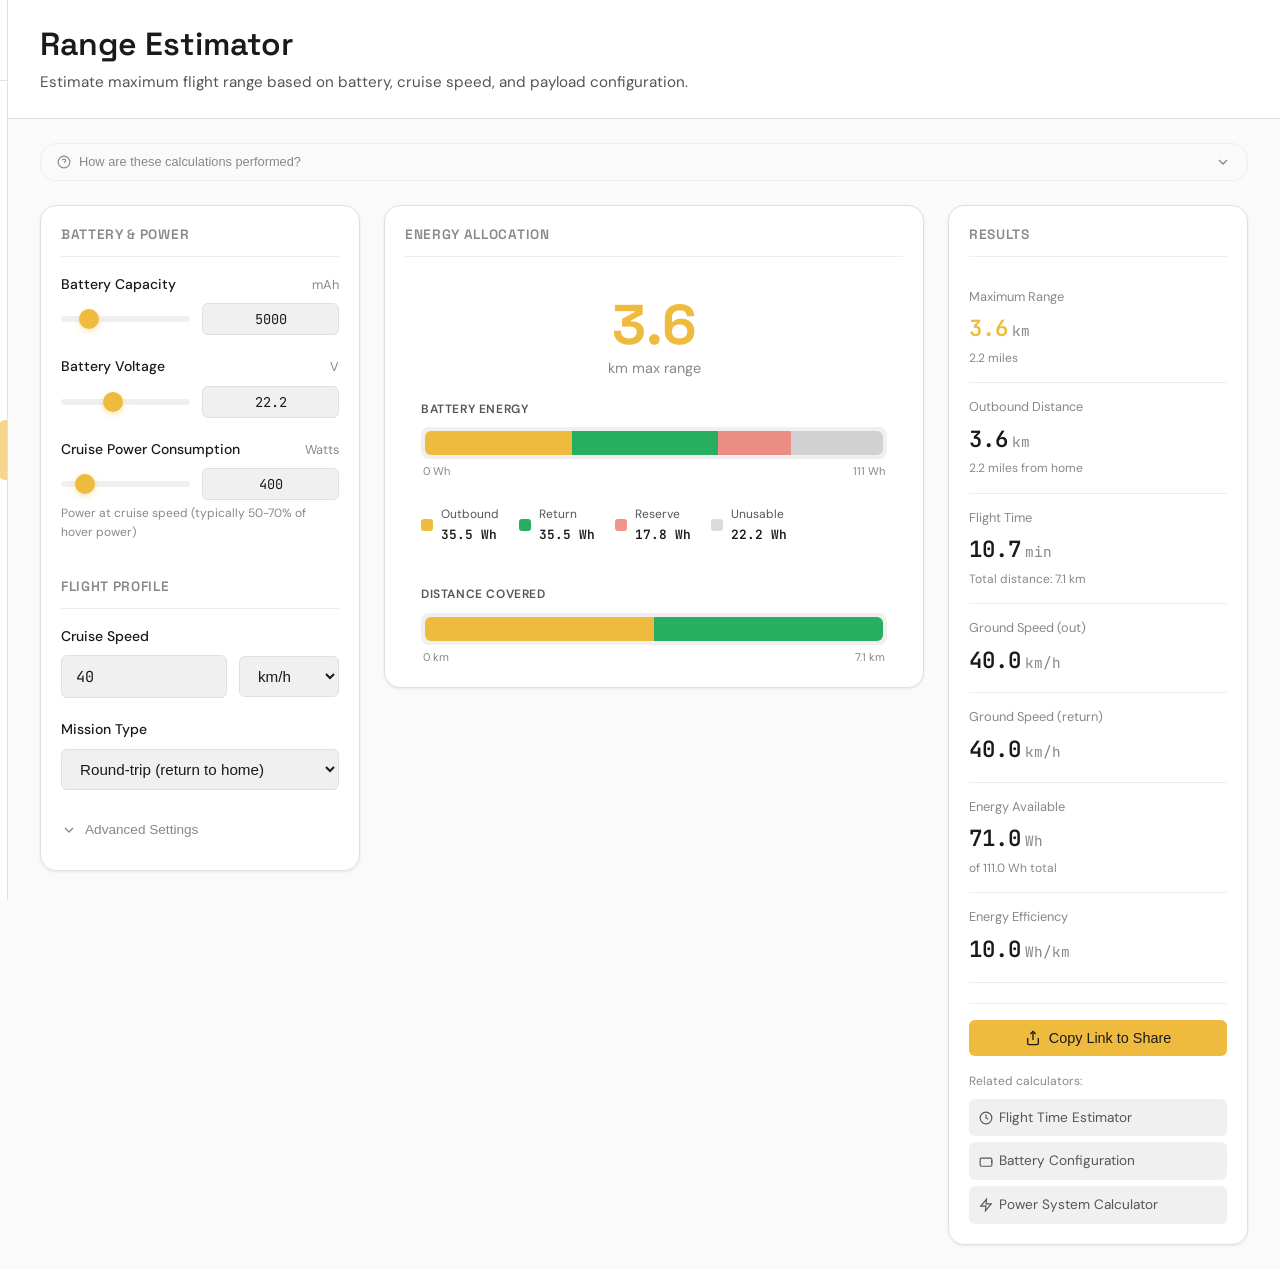
<file: range-estimator.html>
<!DOCTYPE html>
<html lang="en">
<head>
  <meta charset="UTF-8">
  <meta name="viewport" content="width=device-width, initial-scale=1.0">
  <title>Range Estimator - FlightBench</title>
  <meta name="description" content="Estimate maximum flight range for your UAV based on battery capacity, cruise speed, and power consumption. Plan missions with confidence.">

  <!-- Fonts -->
  <link rel="preconnect" href="https://fonts.googleapis.com">
  <link rel="preconnect" href="https://fonts.gstatic.com" crossorigin>
  <link href="https://fonts.googleapis.com/css2?family=DM+Sans:wght@400;500;600;700&family=JetBrains+Mono:wght@400;500&family=Space+Grotesk:wght@500;600;700&display=swap" rel="stylesheet">

  <link rel="stylesheet" href="styles.css">

  <!-- Favicon -->
  <link rel="icon" href="data:image/svg+xml,<svg xmlns='http://www.w3.org/2000/svg' viewBox='0 0 100 100'><rect fill='%23eebb3e' rx='20' width='100' height='100'/><path d='M50 20 L70 45 L60 45 L60 80 L40 80 L40 45 L30 45 Z' fill='%231a1a1a'/></svg>">
</head>
<body>
  <div class="app-container">
    <!-- Sidebar Navigation -->
    <aside class="sidebar">
      <div class="sidebar-header">
        <a href="index.html" class="logo">
          <div class="logo-icon">
            <svg viewBox="0 0 24 24" fill="none" stroke="currentColor" stroke-width="2">
              <path d="M12 2L15 9H21L16 14L18 22L12 18L6 22L8 14L3 9H9L12 2Z"/>
            </svg>
          </div>
          <span class="logo-text">Flight<span>Bench</span></span>
        </a>
      </div>

      <div class="sidebar-search">
        <input type="text" class="search-input" placeholder="Search calculators..." aria-label="Search calculators">
      </div>

      <nav class="sidebar-nav">
        <div class="nav-category">
          <div class="nav-category-title">Power System</div>
          <a href="power-system.html" class="nav-item">
            <svg viewBox="0 0 24 24" fill="none" stroke="currentColor" stroke-width="2">
              <path d="M13 2L3 14h9l-1 8 10-12h-9l1-8z"/>
            </svg>
            Power System Calculator
          </a>
          <a href="wire-gauge.html" class="nav-item">
            <svg viewBox="0 0 24 24" fill="none" stroke="currentColor" stroke-width="2">
              <path d="M22 12h-4l-3 9L9 3l-3 9H2"/>
            </svg>
            Wire Gauge Calculator
          </a>
          <a href="battery-config.html" class="nav-item">
            <svg viewBox="0 0 24 24" fill="none" stroke="currentColor" stroke-width="2">
              <rect x="2" y="7" width="20" height="14" rx="2"/>
              <path d="M22 11v4"/>
              <path d="M6 11v6"/>
              <path d="M10 11v6"/>
              <path d="M14 11v6"/>
              <path d="M18 11v6"/>
            </svg>
            Battery Configuration
          </a>
        </div>

        <div class="nav-category">
          <div class="nav-category-title">Mission Planning</div>
          <a href="flight-time.html" class="nav-item">
            <svg viewBox="0 0 24 24" fill="none" stroke="currentColor" stroke-width="2">
              <circle cx="12" cy="12" r="10"/>
              <polyline points="12 6 12 12 16 14"/>
            </svg>
            Flight Time Estimator
          </a>
          <a href="range-estimator.html" class="nav-item active">
            <svg viewBox="0 0 24 24" fill="none" stroke="currentColor" stroke-width="2">
              <path d="M21 10c0 7-9 13-9 13s-9-6-9-13a9 9 0 0118 0z"/>
              <circle cx="12" cy="10" r="3"/>
            </svg>
            Range Estimator
          </a>
        </div>

        <div class="nav-category">
          <div class="nav-category-title">Mechanical</div>
          <a href="thrust-weight.html" class="nav-item">
            <svg viewBox="0 0 24 24" fill="none" stroke="currentColor" stroke-width="2">
              <path d="M12 2v20M2 12h20"/>
              <circle cx="12" cy="12" r="4"/>
            </svg>
            Thrust-to-Weight Ratio
          </a>
        </div>
      </nav>
    </aside>

    <!-- Main Content -->
    <main class="main-content">
      <header class="page-header">
        <h1>Range Estimator</h1>
        <p>Estimate maximum flight range based on battery, cruise speed, and payload configuration.</p>
      </header>

      <div class="calculator-container">
        <!-- Calculation Explanations Section -->
        <div class="calculation-explanations collapsed" id="calculation-explanations">
          <button class="calculation-explanations-toggle" id="explanations-toggle" aria-expanded="false">
            <div class="calculation-explanations-toggle-text">
              <svg viewBox="0 0 24 24" fill="none" stroke="currentColor" stroke-width="2">
                <circle cx="12" cy="12" r="10"/>
                <path d="M9.09 9a3 3 0 0 1 5.83 1c0 2-3 3-3 3"/>
                <line x1="12" y1="17" x2="12.01" y2="17"/>
              </svg>
              How are these calculations performed?
            </div>
            <svg class="calculation-explanations-toggle-icon" viewBox="0 0 24 24" fill="none" stroke="currentColor" stroke-width="2">
              <polyline points="6 9 12 15 18 9"/>
            </svg>
          </button>

          <div class="calculation-explanations-content">
            <div class="calculation-explanations-inner">
              <h3>Understanding Range Estimation Calculations</h3>
              <p>
                Range estimation for UAVs involves calculating the maximum distance achievable based on available
                battery energy, cruise speed, and mission profile. These calculations account for energy consumption,
                wind effects, and the need to return to the launch point for round-trip missions.
              </p>

              <h4>Basic Range Formula</h4>
              <p>
                For a simple one-way mission without wind, range is the product of speed and available flight time:
              </p>
              <span class="formula-label">One-Way Range</span>
              <code class="formula">Range = Speed × Time = Speed × (Energy / Power)</code>
              <p>
                where <code>Energy</code> is the usable battery energy in watt-hours (Wh), <code>Power</code> is the
                cruise power consumption in watts (W), and <code>Speed</code> is the cruise speed. This gives time
                in hours, which multiplied by speed yields distance.
              </p>

              <h4>Round-Trip Range Calculation</h4>
              <p>
                For missions requiring a return to home, the aircraft must reserve enough energy to fly back. When
                wind is present, outbound and return speeds differ, requiring a more complex calculation:
              </p>
              <span class="formula-label">Round-Trip with Wind</span>
              <code class="formula">Range = Total_Time / (1/Speed_out + 1/Speed_return)</code>
              <p>
                where <code>Speed_out = Airspeed - Headwind</code> and <code>Speed_return = Airspeed + Headwind</code>
                (assuming the wind becomes a tailwind on return). The formula accounts for spending different amounts
                of time on each leg due to varying ground speeds.
              </p>

              <h4>Wind Effects and Ground Speed</h4>
              <p>
                Wind significantly impacts range by altering ground speed while power consumption remains tied to
                airspeed. Headwinds reduce ground speed, requiring more time (and thus energy) to cover the same
                distance:
              </p>
              <span class="formula-label">Ground Speed</span>
              <code class="formula">Ground_Speed = Airspeed ± Wind_Speed</code>
              <p>
                For range optimization, flying into headwinds on the outbound leg can be advantageous since the
                tailwind-assisted return requires less time to cover the same distance, though total flight time
                remains constant.
              </p>

              <h4>Energy Budget and Reserves</h4>
              <p>
                Safe mission planning requires accounting for unusable battery capacity and landing reserves.
                The available energy for flight is calculated as:
              </p>
              <span class="formula-label">Flyable Energy</span>
              <code class="formula">Flyable_Energy = Capacity × Voltage × (Usable% / 100) × (1 - Reserve% / 100)</code>
              <p>
                Typical LiPo batteries should only be discharged to 80% of capacity (20% remaining) to preserve
                battery health. An additional 20% reserve for landing ensures safety margins for unexpected
                conditions or navigation to alternate landing sites.
              </p>

              <div class="limitations-section">
                <h4>
                  <svg viewBox="0 0 24 24" fill="none" stroke="currentColor" stroke-width="2">
                    <path d="M10.29 3.86L1.82 18a2 2 0 0 0 1.71 3h16.94a2 2 0 0 0 1.71-3L13.71 3.86a2 2 0 0 0-3.42 0z"/>
                    <line x1="12" y1="9" x2="12" y2="13"/>
                    <line x1="12" y1="17" x2="12.01" y2="17"/>
                  </svg>
                  Limitations
                </h4>
                <ul>
                  <li>
                    <strong>Constant power assumption:</strong> Calculations assume constant cruise power consumption.
                    In reality, power varies with climb/descent, turns, airspeed changes, altitude, and air density.
                    Aggressive maneuvering significantly increases power draw.
                  </li>
                  <li>
                    <strong>Simplified wind model:</strong> Wind is treated as a constant headwind/tailwind along the
                    flight path. Real wind varies in direction and magnitude with altitude, terrain, and weather. Crosswinds
                    are not modeled but can require additional power for drift correction.
                  </li>
                  <li>
                    <strong>No altitude effects:</strong> The model doesn't account for climb energy costs or the benefits
                    of flying at optimal altitude for efficiency. Significant altitude changes during missions require
                    additional energy not captured in cruise power estimates.
                  </li>
                  <li>
                    <strong>Battery performance:</strong> Battery capacity and voltage sag under load depend on discharge
                    rate, temperature, age, and battery quality. Cold temperatures can reduce effective capacity by 20-40%.
                    High discharge rates increase voltage sag and reduce available energy.
                  </li>
                  <li>
                    <strong>Survey pattern assumptions:</strong> Survey missions use a simplified model allocating a
                    percentage of range to the survey pattern. Actual survey efficiency depends on pattern type (parallel
                    lines, orbits), overlap requirements, and turn overhead.
                  </li>
                  <li>
                    <strong>No navigation overhead:</strong> Calculations assume perfect direct-line navigation. Real
                    missions include turns, waypoint navigation deviations, and obstacle avoidance that increase actual
                    distance flown.
                  </li>
                  <li>
                    <strong>Safety margins critical:</strong> Always validate range estimates with test flights under
                    similar conditions. Use conservative reserves (30-40%) for critical missions, unfamiliar aircraft,
                    or challenging environments. Never rely on maximum calculated range for mission planning.
                  </li>
                </ul>
              </div>
            </div>
          </div>
        </div>

        <div class="calculator-grid">
          <!-- Inputs Panel -->
          <div class="card inputs-panel">
            <h2 class="card-title">Battery & Power</h2>

            <!-- Battery Capacity -->
            <div class="input-group">
              <label class="input-label">
                Battery Capacity
                <span class="input-unit">mAh</span>
              </label>
              <div class="slider-container">
                <input type="range" class="slider" id="capacity-slider" min="100" max="30000" value="5000" step="100">
                <input type="text" class="slider-value" id="capacity-value" value="5000">
              </div>
            </div>

            <!-- Battery Voltage -->
            <div class="input-group">
              <label class="input-label">
                Battery Voltage
                <span class="input-unit">V</span>
              </label>
              <div class="slider-container">
                <input type="range" class="slider" id="voltage-slider" min="3.7" max="52" value="22.2" step="0.1">
                <input type="text" class="slider-value" id="voltage-value" value="22.2">
              </div>
            </div>

            <!-- Average Power -->
            <div class="input-group">
              <label class="input-label">
                Cruise Power Consumption
                <span class="input-unit">Watts</span>
              </label>
              <div class="slider-container">
                <input type="range" class="slider" id="power-slider" min="10" max="3000" value="400" step="10">
                <input type="text" class="slider-value" id="power-value" value="400">
              </div>
              <div class="input-hint">Power at cruise speed (typically 50-70% of hover power)</div>
            </div>

            <hr class="divider">

            <h2 class="card-title">Flight Profile</h2>

            <!-- Cruise Speed -->
            <div class="input-group">
              <label class="input-label">
                Cruise Speed
              </label>
              <div class="input-row">
                <input type="text" class="input-field" id="speed-value" value="40" style="width: 80px;">
                <select class="select-field" id="speed-unit" style="width: 100px;">
                  <option value="kmh" selected>km/h</option>
                  <option value="mph">mph</option>
                  <option value="ms">m/s</option>
                  <option value="kts">knots</option>
                </select>
              </div>
            </div>

            <!-- Mission Type -->
            <div class="input-group">
              <label class="input-label">Mission Type</label>
              <select class="select-field" id="mission-type">
                <option value="oneway">One-way (no return)</option>
                <option value="return" selected>Round-trip (return to home)</option>
                <option value="survey">Survey (outbound + pattern + return)</option>
              </select>
            </div>

            <!-- Advanced Settings Toggle -->
            <button class="advanced-toggle" id="advanced-toggle">
              <svg viewBox="0 0 24 24" fill="none" stroke="currentColor" stroke-width="2">
                <polyline points="6 9 12 15 18 9"/>
              </svg>
              Advanced Settings
            </button>

            <div class="advanced-content" id="advanced-content">
              <!-- Usable Capacity -->
              <div class="input-group">
                <label class="input-label">
                  Usable Battery Capacity
                  <span class="input-unit">%</span>
                </label>
                <div class="slider-container">
                  <input type="range" class="slider" id="usable-slider" min="50" max="100" value="80" step="5">
                  <input type="text" class="slider-value" id="usable-value" value="80">
                </div>
              </div>

              <!-- Reserve -->
              <div class="input-group">
                <label class="input-label">
                  Landing Reserve
                  <span class="input-unit">%</span>
                </label>
                <div class="input-row">
                  <input type="text" class="input-field" id="reserve-input" value="20" style="width: 100px;">
                </div>
              </div>

              <!-- Headwind -->
              <div class="input-group">
                <label class="input-label">
                  Headwind (outbound)
                </label>
                <div class="input-row">
                  <input type="text" class="input-field" id="headwind-input" value="0" style="width: 80px;">
                  <span style="color: var(--text-muted); font-size: 0.85rem;">km/h</span>
                </div>
                <div class="input-hint">Reduces outbound speed, increases return speed</div>
              </div>

              <!-- Survey Pattern -->
              <div class="input-group" id="survey-options" style="display: none;">
                <label class="input-label">
                  Survey Area Coverage
                  <span class="input-unit">% of range</span>
                </label>
                <div class="input-row">
                  <input type="text" class="input-field" id="survey-coverage" value="50" style="width: 100px;">
                </div>
                <div class="input-hint">Percentage of available range used for survey pattern</div>
              </div>
            </div>
          </div>

          <!-- Visualization Area -->
          <div class="card viz-area">
            <h2 class="card-title">Energy Allocation</h2>

            <!-- Max Range Display -->
            <div class="range-hero">
              <div class="range-hero-value" id="viz-range">0</div>
              <div class="range-hero-unit">km max range</div>
            </div>

            <!-- Energy Bar -->
            <div class="energy-bar-section">
              <div class="energy-bar-label">Battery Energy</div>
              <div class="energy-bar-container">
                <div class="energy-bar">
                  <div class="energy-segment outbound" id="bar-outbound"></div>
                  <div class="energy-segment survey" id="bar-survey"></div>
                  <div class="energy-segment return" id="bar-return"></div>
                  <div class="energy-segment reserve" id="bar-reserve"></div>
                  <div class="energy-segment unusable" id="bar-unusable"></div>
                </div>
              </div>
              <div class="energy-bar-scale">
                <span>0 Wh</span>
                <span id="energy-total-label">0 Wh</span>
              </div>
            </div>

            <!-- Segment Legend -->
            <div class="energy-legend">
              <div class="energy-legend-item">
                <span class="energy-legend-color outbound"></span>
                <div class="energy-legend-text">
                  <span class="energy-legend-label">Outbound</span>
                  <span class="energy-legend-value" id="legend-outbound-wh">0 Wh</span>
                </div>
              </div>
              <div class="energy-legend-item" id="legend-survey-item" style="display: none;">
                <span class="energy-legend-color survey"></span>
                <div class="energy-legend-text">
                  <span class="energy-legend-label">Survey</span>
                  <span class="energy-legend-value" id="legend-survey-wh">0 Wh</span>
                </div>
              </div>
              <div class="energy-legend-item" id="legend-return-item">
                <span class="energy-legend-color return"></span>
                <div class="energy-legend-text">
                  <span class="energy-legend-label">Return</span>
                  <span class="energy-legend-value" id="legend-return-wh">0 Wh</span>
                </div>
              </div>
              <div class="energy-legend-item">
                <span class="energy-legend-color reserve"></span>
                <div class="energy-legend-text">
                  <span class="energy-legend-label">Reserve</span>
                  <span class="energy-legend-value" id="legend-reserve-wh">0 Wh</span>
                </div>
              </div>
              <div class="energy-legend-item">
                <span class="energy-legend-color unusable"></span>
                <div class="energy-legend-text">
                  <span class="energy-legend-label">Unusable</span>
                  <span class="energy-legend-value" id="legend-unusable-wh">0 Wh</span>
                </div>
              </div>
            </div>

            <!-- Distance Bar -->
            <div class="energy-bar-section" style="margin-top: 24px;">
              <div class="energy-bar-label">Distance Covered</div>
              <div class="energy-bar-container">
                <div class="energy-bar">
                  <div class="energy-segment outbound" id="dist-outbound"></div>
                  <div class="energy-segment survey" id="dist-survey"></div>
                  <div class="energy-segment return" id="dist-return"></div>
                </div>
              </div>
              <div class="energy-bar-scale">
                <span>0 km</span>
                <span id="dist-total-label">0 km</span>
              </div>
            </div>
          </div>

          <!-- Results Panel -->
          <div class="card results-panel">
            <h2 class="card-title">Results</h2>

            <div class="result-item">
              <div class="result-label">Maximum Range</div>
              <div class="result-value highlight" id="result-range">—<span class="unit">km</span></div>
              <div class="result-subtext" id="result-range-miles"></div>
            </div>

            <div class="result-item">
              <div class="result-label">Outbound Distance</div>
              <div class="result-value" id="result-outbound">—<span class="unit">km</span></div>
              <div class="result-subtext" id="result-outbound-note"></div>
            </div>

            <div class="result-item" id="result-survey-row" style="display: none;">
              <div class="result-label">Survey Distance</div>
              <div class="result-value" id="result-survey">—<span class="unit">km</span></div>
            </div>

            <div class="result-item">
              <div class="result-label">Flight Time</div>
              <div class="result-value" id="result-time">—<span class="unit">min</span></div>
              <div class="result-subtext" id="result-time-note"></div>
            </div>

            <div class="result-item">
              <div class="result-label">Ground Speed (out)</div>
              <div class="result-value" id="result-speed-out">—<span class="unit">km/h</span></div>
            </div>

            <div class="result-item">
              <div class="result-label">Ground Speed (return)</div>
              <div class="result-value" id="result-speed-return">—<span class="unit">km/h</span></div>
            </div>

            <div class="result-item">
              <div class="result-label">Energy Available</div>
              <div class="result-value" id="result-energy">—<span class="unit">Wh</span></div>
              <div class="result-subtext" id="result-energy-note"></div>
            </div>

            <div class="result-item">
              <div class="result-label">Energy Efficiency</div>
              <div class="result-value" id="result-efficiency">—<span class="unit">Wh/km</span></div>
            </div>

            <!-- Share Section -->
            <div class="share-section">
              <button class="btn btn-primary btn-full" id="share-btn">
                <svg viewBox="0 0 24 24" fill="none" stroke="currentColor" stroke-width="2">
                  <path d="M4 12v8a2 2 0 002 2h12a2 2 0 002-2v-8"/>
                  <polyline points="16 6 12 2 8 6"/>
                  <line x1="12" y1="2" x2="12" y2="15"/>
                </svg>
                Copy Link to Share
              </button>
            </div>

            <!-- Use in other calculators -->
            <div class="use-in-section" id="use-in-section">
              <div class="use-in-title">Related calculators:</div>
              <div class="use-in-links" id="use-in-links">
                <!-- Populated by JS -->
              </div>
            </div>
          </div>
        </div>
      </div>
    </main>

    <!-- Mobile Menu Button -->
    <button class="mobile-menu-btn" aria-label="Open menu">
      <svg viewBox="0 0 24 24" fill="none" stroke="currentColor" stroke-width="2">
        <path d="M3 12h18M3 6h18M3 18h18"/>
      </svg>
    </button>
  </div>

  <script src="flightbench.js"></script>
  <script>
    // Range Estimator Logic
    const RangeCalc = {
      // Speed conversion factors to km/h
      SPEED_FACTORS: {
        kmh: 1,
        mph: 1.60934,
        ms: 3.6,
        kts: 1.852
      },

      // Current state
      state: {
        capacity: 5000,      // mAh
        voltage: 22.2,       // V
        power: 400,          // W
        speed: 40,           // in selected unit
        speedUnit: 'kmh',
        missionType: 'return',
        usableCapacity: 80,  // %
        reserve: 20,         // %
        headwind: 0,         // km/h
        surveyCoverage: 50   // %
      },

      // Initialize
      init() {
        this.bindInputs();
        this.initExplanationsToggle();
        this.loadFromUrl();
        this.calculate();
      },

      // Initialize explanations toggle
      initExplanationsToggle() {
        const toggle = document.getElementById('explanations-toggle');
        const container = document.getElementById('calculation-explanations');

        toggle.addEventListener('click', () => {
          const isCollapsed = container.classList.contains('collapsed');

          if (isCollapsed) {
            container.classList.remove('collapsed');
            toggle.setAttribute('aria-expanded', 'true');
          } else {
            container.classList.add('collapsed');
            toggle.setAttribute('aria-expanded', 'false');
          }
        });
      },

      // Bind all input events
      bindInputs() {
        // Slider + value pairs
        this.bindSlider('capacity', 'capacity-slider', 'capacity-value');
        this.bindSlider('voltage', 'voltage-slider', 'voltage-value');
        this.bindSlider('power', 'power-slider', 'power-value');
        this.bindSlider('usableCapacity', 'usable-slider', 'usable-value');

        // Speed input
        document.getElementById('speed-value').addEventListener('change', (e) => {
          const num = parseFloat(e.target.value);
          if (!isNaN(num)) {
            this.state.speed = num;
            this.calculate();
          }
        });

        document.getElementById('speed-unit').addEventListener('change', (e) => {
          this.state.speedUnit = e.target.value;
          this.calculate();
        });

        // Mission type
        document.getElementById('mission-type').addEventListener('change', (e) => {
          this.state.missionType = e.target.value;
          this.updateMissionUI();
          this.calculate();
        });

        // Direct inputs
        this.bindInput('reserve', 'reserve-input');
        this.bindInput('headwind', 'headwind-input');
        this.bindInput('surveyCoverage', 'survey-coverage');

        // Share button
        document.getElementById('share-btn').addEventListener('click', () => {
          FlightBench.state.copyShareUrl();
        });
      },

      bindSlider(stateKey, sliderId, valueId) {
        const slider = document.getElementById(sliderId);
        const valueInput = document.getElementById(valueId);

        const update = (val) => {
          const num = parseFloat(val);
          if (!isNaN(num)) {
            this.state[stateKey] = num;
            slider.value = num;
            valueInput.value = num;
            this.calculate();
          }
        };

        slider.addEventListener('input', (e) => update(e.target.value));
        valueInput.addEventListener('change', (e) => update(e.target.value));
        valueInput.addEventListener('keyup', (e) => {
          if (e.key === 'Enter') update(e.target.value);
        });
      },

      bindInput(stateKey, inputId) {
        const input = document.getElementById(inputId);
        input.addEventListener('change', (e) => {
          const num = parseFloat(e.target.value);
          if (!isNaN(num)) {
            this.state[stateKey] = num;
            this.calculate();
          }
        });
      },

      updateMissionUI() {
        const surveyOptions = document.getElementById('survey-options');
        const surveyLegendItem = document.getElementById('legend-survey-item');
        const returnLegendItem = document.getElementById('legend-return-item');
        const surveyRow = document.getElementById('result-survey-row');

        if (this.state.missionType === 'survey') {
          surveyOptions.style.display = 'block';
          surveyLegendItem.style.display = 'flex';
          returnLegendItem.style.display = 'flex';
          surveyRow.style.display = 'block';
        } else if (this.state.missionType === 'return') {
          surveyOptions.style.display = 'none';
          surveyLegendItem.style.display = 'none';
          returnLegendItem.style.display = 'flex';
          surveyRow.style.display = 'none';
        } else {
          // One-way
          surveyOptions.style.display = 'none';
          surveyLegendItem.style.display = 'none';
          returnLegendItem.style.display = 'none';
          surveyRow.style.display = 'none';
        }
      },

      // Load state from URL
      loadFromUrl() {
        const urlState = FlightBench.state.getAll();

        if (urlState.cap) {
          this.state.capacity = urlState.cap;
          document.getElementById('capacity-slider').value = urlState.cap;
          document.getElementById('capacity-value').value = urlState.cap;
        }
        if (urlState.v) {
          this.state.voltage = urlState.v;
          document.getElementById('voltage-slider').value = urlState.v;
          document.getElementById('voltage-value').value = urlState.v;
        }
        if (urlState.power) {
          this.state.power = urlState.power;
          document.getElementById('power-slider').value = urlState.power;
          document.getElementById('power-value').value = urlState.power;
        }
        if (urlState.speed) {
          this.state.speed = urlState.speed;
          document.getElementById('speed-value').value = urlState.speed;
        }
        if (urlState.unit) {
          this.state.speedUnit = urlState.unit;
          document.getElementById('speed-unit').value = urlState.unit;
        }
        if (urlState.mission) {
          this.state.missionType = urlState.mission;
          document.getElementById('mission-type').value = urlState.mission;
          this.updateMissionUI();
        }
      },

      // Save state to URL
      saveToUrl() {
        FlightBench.state.set({
          cap: this.state.capacity,
          v: this.state.voltage,
          power: this.state.power,
          speed: this.state.speed,
          unit: this.state.speedUnit,
          mission: this.state.missionType
        });
      },

      // Convert speed to km/h
      getSpeedKmh() {
        return this.state.speed * this.SPEED_FACTORS[this.state.speedUnit];
      },

      // Main calculation
      calculate() {
        const s = this.state;

        // Total battery energy (Wh)
        const totalEnergy = (s.capacity / 1000) * s.voltage;
        const usableEnergy = totalEnergy * (s.usableCapacity / 100);
        const flyableEnergy = usableEnergy * (1 - s.reserve / 100);

        // Flight time available (hours)
        const flightTimeHours = flyableEnergy / s.power;
        const flightTimeMinutes = flightTimeHours * 60;

        // Cruise speed in km/h
        const cruiseSpeed = this.getSpeedKmh();

        // Ground speeds with wind
        const groundSpeedOut = Math.max(1, cruiseSpeed - s.headwind);
        const groundSpeedReturn = cruiseSpeed + s.headwind;

        // Calculate range based on mission type
        let maxRange, outboundDist, surveyDist = 0, totalDist;

        if (s.missionType === 'oneway') {
          // One-way: all distance is outbound
          maxRange = groundSpeedOut * flightTimeHours;
          outboundDist = maxRange;
          totalDist = maxRange;
        } else if (s.missionType === 'return') {
          // Round-trip: need to split time between out and back
          // time_out = distance / speed_out
          // time_return = distance / speed_return
          // time_out + time_return = total_time
          // distance/speed_out + distance/speed_return = total_time
          // distance * (1/speed_out + 1/speed_return) = total_time
          // distance = total_time / (1/speed_out + 1/speed_return)
          maxRange = flightTimeHours / (1/groundSpeedOut + 1/groundSpeedReturn);
          outboundDist = maxRange;
          totalDist = maxRange * 2;
        } else {
          // Survey: outbound + survey pattern + return
          // Survey uses surveyCoverage% of available range for the pattern
          const surveyFraction = s.surveyCoverage / 100;
          // Remaining for out+back
          const transitFraction = 1 - surveyFraction;

          // Transit time (out + back at same distance)
          const transitTimeHours = flightTimeHours * transitFraction;
          outboundDist = transitTimeHours / (1/groundSpeedOut + 1/groundSpeedReturn);

          // Survey time
          const surveyTimeHours = flightTimeHours * surveyFraction;
          surveyDist = cruiseSpeed * surveyTimeHours; // Survey at cruise speed (no wind effect averaged)

          maxRange = outboundDist; // Max distance from home
          totalDist = outboundDist * 2 + surveyDist;
        }

        // Energy efficiency
        const efficiency = flyableEnergy / totalDist;

        // Update results display
        this.updateResults({
          maxRange,
          outboundDist,
          surveyDist,
          totalDist,
          flightTimeMinutes,
          groundSpeedOut,
          groundSpeedReturn,
          totalEnergy,
          usableEnergy,
          flyableEnergy,
          efficiency
        });

        // Update visualization
        this.updateVisualization({
          outboundDist,
          surveyDist,
          totalDist,
          maxRange,
          missionType: s.missionType,
          totalEnergy,
          usableEnergy,
          flyableEnergy,
          reserveEnergy: usableEnergy * (s.reserve / 100),
          unusableEnergy: totalEnergy - usableEnergy,
          power: s.power,
          groundSpeedOut,
          groundSpeedReturn,
          cruiseSpeed
        });

        // Save to URL
        this.saveToUrl();
      },

      updateResults(r) {
        const toMiles = (km) => km * 0.621371;

        document.getElementById('result-range').innerHTML =
          `${r.maxRange.toFixed(1)}<span class="unit">km</span>`;
        document.getElementById('result-range-miles').textContent =
          `${toMiles(r.maxRange).toFixed(1)} miles`;

        document.getElementById('result-outbound').innerHTML =
          `${r.outboundDist.toFixed(1)}<span class="unit">km</span>`;

        const outboundNote = document.getElementById('result-outbound-note');
        if (this.state.missionType === 'oneway') {
          outboundNote.textContent = 'One-way distance';
        } else {
          outboundNote.textContent = `${toMiles(r.outboundDist).toFixed(1)} miles from home`;
        }

        if (this.state.missionType === 'survey') {
          document.getElementById('result-survey').innerHTML =
            `${r.surveyDist.toFixed(1)}<span class="unit">km</span>`;
        }

        const formatTime = (mins) => {
          if (mins >= 60) {
            const h = Math.floor(mins / 60);
            const m = Math.round(mins % 60);
            return `${h}h ${m}m`;
          }
          return mins.toFixed(1);
        };

        document.getElementById('result-time').innerHTML =
          `${formatTime(r.flightTimeMinutes)}<span class="unit">${r.flightTimeMinutes >= 60 ? '' : 'min'}</span>`;
        document.getElementById('result-time-note').textContent =
          `Total distance: ${r.totalDist.toFixed(1)} km`;

        document.getElementById('result-speed-out').innerHTML =
          `${r.groundSpeedOut.toFixed(1)}<span class="unit">km/h</span>`;

        document.getElementById('result-speed-return').innerHTML =
          `${r.groundSpeedReturn.toFixed(1)}<span class="unit">km/h</span>`;

        document.getElementById('result-energy').innerHTML =
          `${r.flyableEnergy.toFixed(1)}<span class="unit">Wh</span>`;
        document.getElementById('result-energy-note').textContent =
          `of ${r.totalEnergy.toFixed(1)} Wh total`;

        document.getElementById('result-efficiency').innerHTML =
          `${r.efficiency.toFixed(1)}<span class="unit">Wh/km</span>`;

        // Update use-in links
        this.updateUseInLinks(r);
      },

      // Update visualization bars
      updateVisualization(data) {
        // Update hero range display
        document.getElementById('viz-range').textContent = data.maxRange.toFixed(1);

        // Calculate energy for each segment based on time spent
        const outboundTime = data.outboundDist / data.groundSpeedOut; // hours
        const returnTime = data.missionType !== 'oneway' ? data.outboundDist / data.groundSpeedReturn : 0;
        const surveyTime = data.missionType === 'survey' ? data.surveyDist / data.cruiseSpeed : 0;

        const outboundEnergy = outboundTime * data.power;
        const returnEnergy = returnTime * data.power;
        const surveyEnergy = surveyTime * data.power;

        // Calculate bar percentages (of total energy)
        const total = data.totalEnergy;
        const outPct = (outboundEnergy / total) * 100;
        const surveyPct = (surveyEnergy / total) * 100;
        const returnPct = (returnEnergy / total) * 100;
        const reservePct = (data.reserveEnergy / total) * 100;
        const unusablePct = (data.unusableEnergy / total) * 100;

        // Update energy bar segments
        document.getElementById('bar-outbound').style.width = outPct + '%';
        document.getElementById('bar-survey').style.width = surveyPct + '%';
        document.getElementById('bar-return').style.width = returnPct + '%';
        document.getElementById('bar-reserve').style.width = reservePct + '%';
        document.getElementById('bar-unusable').style.width = unusablePct + '%';

        // Update energy labels
        document.getElementById('energy-total-label').textContent = total.toFixed(0) + ' Wh';
        document.getElementById('legend-outbound-wh').textContent = outboundEnergy.toFixed(1) + ' Wh';
        document.getElementById('legend-survey-wh').textContent = surveyEnergy.toFixed(1) + ' Wh';
        document.getElementById('legend-return-wh').textContent = returnEnergy.toFixed(1) + ' Wh';
        document.getElementById('legend-reserve-wh').textContent = data.reserveEnergy.toFixed(1) + ' Wh';
        document.getElementById('legend-unusable-wh').textContent = data.unusableEnergy.toFixed(1) + ' Wh';

        // Calculate distance bar percentages
        const totalDist = data.totalDist || 1;
        const outDistPct = (data.outboundDist / totalDist) * 100;
        const surveyDistPct = (data.surveyDist / totalDist) * 100;
        const returnDistPct = data.missionType !== 'oneway' ? (data.outboundDist / totalDist) * 100 : 0;

        // Update distance bar segments
        document.getElementById('dist-outbound').style.width = outDistPct + '%';
        document.getElementById('dist-survey').style.width = surveyDistPct + '%';
        document.getElementById('dist-return').style.width = returnDistPct + '%';

        // Update distance labels
        document.getElementById('dist-total-label').textContent = totalDist.toFixed(1) + ' km';
      },

      updateUseInLinks(r) {
        const container = document.getElementById('use-in-links');
        container.innerHTML = '';

        // Flight Time link
        const flightLink = document.createElement('a');
        flightLink.href = `flight-time.html?cap=${this.state.capacity}&v=${this.state.voltage}&power=${this.state.power}`;
        flightLink.className = 'use-in-link';
        flightLink.innerHTML = `
          <svg viewBox="0 0 24 24" fill="none" stroke="currentColor" stroke-width="2">
            <circle cx="12" cy="12" r="10"/>
            <polyline points="12 6 12 12 16 14"/>
          </svg>
          Flight Time Estimator
        `;
        container.appendChild(flightLink);

        // Battery Config link
        const batteryLink = document.createElement('a');
        batteryLink.href = `battery-config.html?cap=${this.state.capacity}`;
        batteryLink.className = 'use-in-link';
        batteryLink.innerHTML = `
          <svg viewBox="0 0 24 24" fill="none" stroke="currentColor" stroke-width="2">
            <rect x="2" y="7" width="20" height="14" rx="2"/>
            <path d="M22 11v4"/>
          </svg>
          Battery Configuration
        `;
        container.appendChild(batteryLink);

        // Power System link
        const powerLink = document.createElement('a');
        powerLink.href = `power-system.html`;
        powerLink.className = 'use-in-link';
        powerLink.innerHTML = `
          <svg viewBox="0 0 24 24" fill="none" stroke="currentColor" stroke-width="2">
            <path d="M13 2L3 14h9l-1 8 10-12h-9l1-8z"/>
          </svg>
          Power System Calculator
        `;
        container.appendChild(powerLink);
      }
    };

    // Initialize calculator when DOM is ready
    document.addEventListener('DOMContentLoaded', () => {
      RangeCalc.init();
    });
  </script>

  <style>
    .divider {
      border: none;
      border-top: 1px solid var(--border-color);
      margin: 16px 0;
    }

    .input-hint {
      font-size: 0.75rem;
      color: var(--text-muted);
      margin-top: 4px;
    }

    /* Range hero display */
    .range-hero {
      text-align: center;
      padding: 24px 0 20px;
    }

    .range-hero-value {
      font-family: 'Space Grotesk', sans-serif;
      font-size: 3.5rem;
      font-weight: 700;
      color: var(--accent);
      line-height: 1;
    }

    .range-hero-unit {
      font-size: 0.9rem;
      color: var(--text-muted);
      margin-top: 4px;
    }

    /* Energy bar section */
    .energy-bar-section {
      padding: 0 16px;
    }

    .energy-bar-label {
      font-size: 0.75rem;
      font-weight: 600;
      color: var(--text-secondary);
      text-transform: uppercase;
      letter-spacing: 0.05em;
      margin-bottom: 8px;
    }

    .energy-bar-container {
      background: var(--bg-tertiary);
      border-radius: 8px;
      padding: 4px;
    }

    .energy-bar {
      display: flex;
      height: 24px;
      border-radius: 6px;
      overflow: hidden;
    }

    .energy-segment {
      height: 100%;
      transition: width 0.3s ease;
    }

    .energy-segment.outbound {
      background: var(--accent);
    }

    .energy-segment.return {
      background: #27ae60;
    }

    .energy-segment.survey {
      background: #3498db;
    }

    .energy-segment.reserve {
      background: #e74c3c;
      opacity: 0.6;
    }

    .energy-segment.unusable {
      background: var(--text-muted);
      opacity: 0.3;
    }

    .energy-bar-scale {
      display: flex;
      justify-content: space-between;
      font-size: 0.7rem;
      color: var(--text-muted);
      margin-top: 4px;
      padding: 0 2px;
    }

    /* Energy legend */
    .energy-legend {
      display: flex;
      flex-wrap: wrap;
      gap: 12px 20px;
      padding: 16px;
      margin-top: 8px;
    }

    .energy-legend-item {
      display: flex;
      align-items: center;
      gap: 8px;
    }

    .energy-legend-color {
      width: 12px;
      height: 12px;
      border-radius: 3px;
      flex-shrink: 0;
    }

    .energy-legend-color.outbound {
      background: var(--accent);
    }

    .energy-legend-color.return {
      background: #27ae60;
    }

    .energy-legend-color.survey {
      background: #3498db;
    }

    .energy-legend-color.reserve {
      background: #e74c3c;
      opacity: 0.6;
    }

    .energy-legend-color.unusable {
      background: var(--text-muted);
      opacity: 0.3;
    }

    .energy-legend-text {
      display: flex;
      flex-direction: column;
      gap: 1px;
    }

    .energy-legend-label {
      font-size: 0.75rem;
      color: var(--text-secondary);
    }

    .energy-legend-value {
      font-size: 0.8rem;
      font-weight: 600;
      color: var(--text-primary);
      font-family: 'JetBrains Mono', monospace;
    }

    /* Responsive */
    @media (max-width: 600px) {
      .range-hero-value {
        font-size: 2.5rem;
      }

      .energy-legend {
        gap: 8px 16px;
      }
    }
  </style>
</body>
</html>
</file>
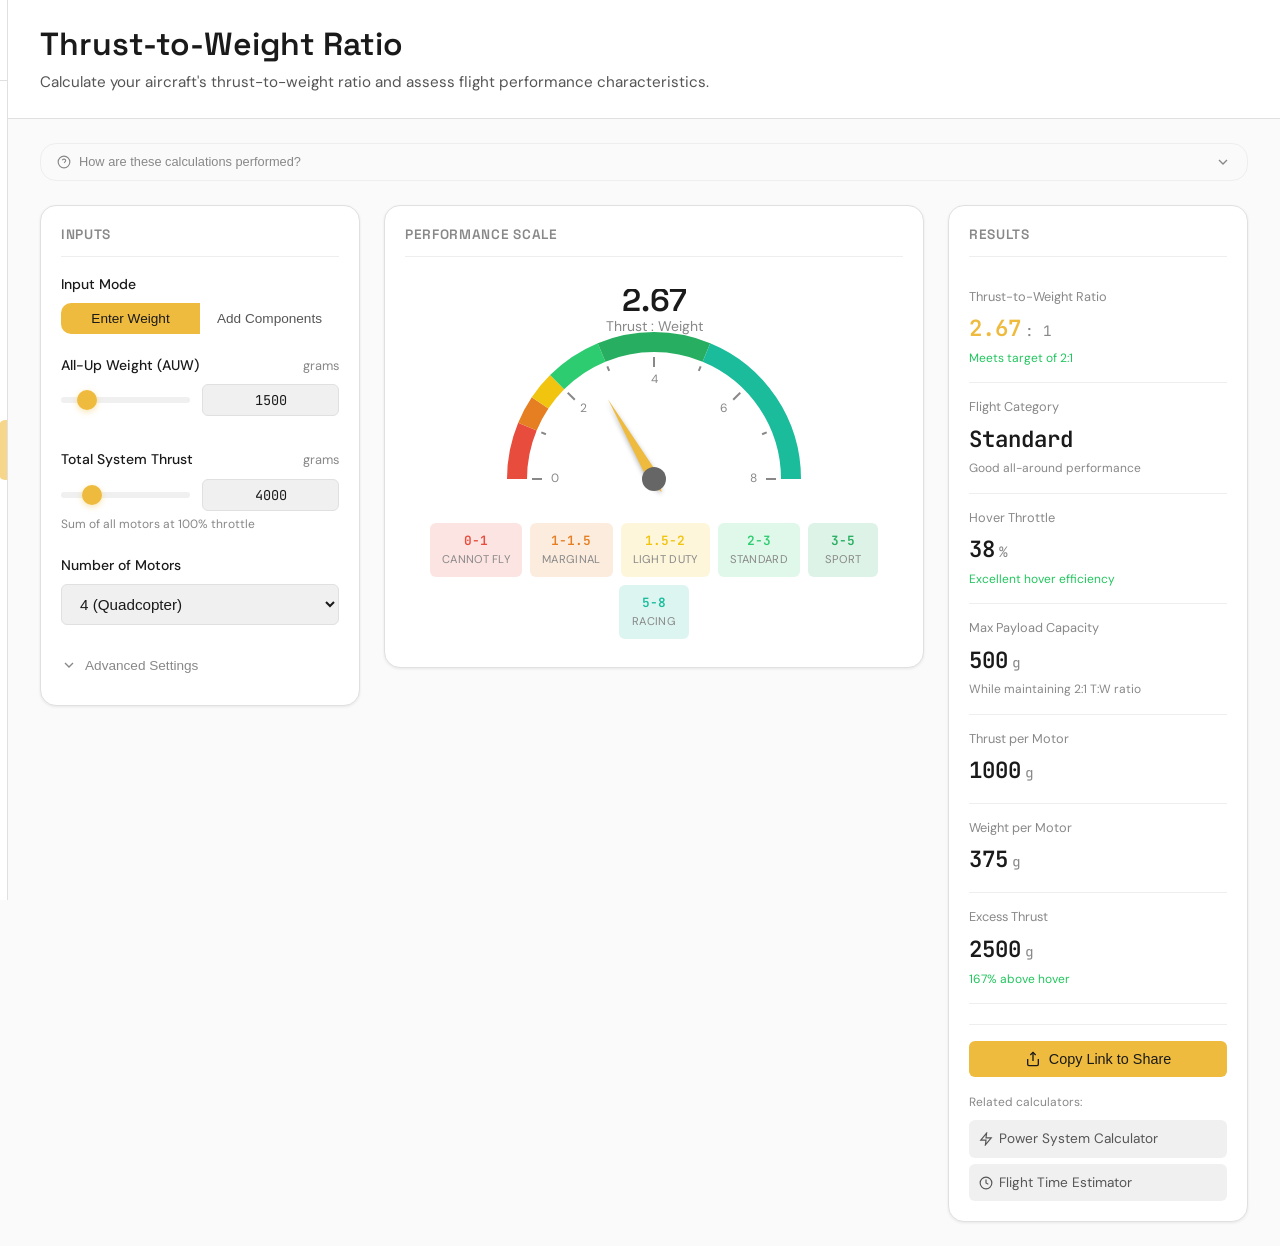
<file: thrust-weight.html>
<!DOCTYPE html>
<html lang="en">
<head>
  <meta charset="UTF-8">
  <meta name="viewport" content="width=device-width, initial-scale=1.0">
  <title>Thrust-to-Weight Ratio Calculator - FlightBench</title>
  <meta name="description" content="Calculate your UAV's thrust-to-weight ratio and assess flight performance characteristics. Determine if your drone can hover, fly aggressively, or lift payloads.">

  <!-- Fonts -->
  <link rel="preconnect" href="https://fonts.googleapis.com">
  <link rel="preconnect" href="https://fonts.gstatic.com" crossorigin>
  <link href="https://fonts.googleapis.com/css2?family=DM+Sans:wght@400;500;600;700&family=JetBrains+Mono:wght@400;500&family=Space+Grotesk:wght@500;600;700&display=swap" rel="stylesheet">

  <link rel="stylesheet" href="styles.css">

  <!-- Favicon -->
  <link rel="icon" href="data:image/svg+xml,<svg xmlns='http://www.w3.org/2000/svg' viewBox='0 0 100 100'><rect fill='%23eebb3e' rx='20' width='100' height='100'/><path d='M50 20 L70 45 L60 45 L60 80 L40 80 L40 45 L30 45 Z' fill='%231a1a1a'/></svg>">
</head>
<body>
  <div class="app-container">
    <!-- Sidebar Navigation -->
    <aside class="sidebar">
      <div class="sidebar-header">
        <a href="index.html" class="logo">
          <div class="logo-icon">
            <svg viewBox="0 0 24 24" fill="none" stroke="currentColor" stroke-width="2">
              <path d="M12 2L15 9H21L16 14L18 22L12 18L6 22L8 14L3 9H9L12 2Z"/>
            </svg>
          </div>
          <span class="logo-text">Flight<span>Bench</span></span>
        </a>
      </div>

      <div class="sidebar-search">
        <input type="text" class="search-input" placeholder="Search calculators..." aria-label="Search calculators">
      </div>

      <nav class="sidebar-nav">
        <div class="nav-category">
          <div class="nav-category-title">Power System</div>
          <a href="power-system.html" class="nav-item">
            <svg viewBox="0 0 24 24" fill="none" stroke="currentColor" stroke-width="2">
              <path d="M13 2L3 14h9l-1 8 10-12h-9l1-8z"/>
            </svg>
            Power System Calculator
          </a>
          <a href="wire-gauge.html" class="nav-item">
            <svg viewBox="0 0 24 24" fill="none" stroke="currentColor" stroke-width="2">
              <path d="M22 12h-4l-3 9L9 3l-3 9H2"/>
            </svg>
            Wire Gauge Calculator
          </a>
          <a href="battery-config.html" class="nav-item">
            <svg viewBox="0 0 24 24" fill="none" stroke="currentColor" stroke-width="2">
              <rect x="2" y="7" width="20" height="14" rx="2"/>
              <path d="M22 11v4"/>
              <path d="M6 11v6"/>
              <path d="M10 11v6"/>
              <path d="M14 11v6"/>
              <path d="M18 11v6"/>
            </svg>
            Battery Configuration
          </a>
        </div>

        <div class="nav-category">
          <div class="nav-category-title">Mission Planning</div>
          <a href="flight-time.html" class="nav-item">
            <svg viewBox="0 0 24 24" fill="none" stroke="currentColor" stroke-width="2">
              <circle cx="12" cy="12" r="10"/>
              <polyline points="12 6 12 12 16 14"/>
            </svg>
            Flight Time Estimator
          </a>
          <a href="range-estimator.html" class="nav-item">
            <svg viewBox="0 0 24 24" fill="none" stroke="currentColor" stroke-width="2">
              <path d="M21 10c0 7-9 13-9 13s-9-6-9-13a9 9 0 0118 0z"/>
              <circle cx="12" cy="10" r="3"/>
            </svg>
            Range Estimator
          </a>
        </div>

        <div class="nav-category">
          <div class="nav-category-title">Mechanical</div>
          <a href="thrust-weight.html" class="nav-item active">
            <svg viewBox="0 0 24 24" fill="none" stroke="currentColor" stroke-width="2">
              <path d="M12 2v20M2 12h20"/>
              <circle cx="12" cy="12" r="4"/>
            </svg>
            Thrust-to-Weight Ratio
          </a>
        </div>
      </nav>
    </aside>

    <!-- Main Content -->
    <main class="main-content">
      <header class="page-header">
        <h1>Thrust-to-Weight Ratio</h1>
        <p>Calculate your aircraft's thrust-to-weight ratio and assess flight performance characteristics.</p>
      </header>

      <div class="calculator-container">
        <!-- Calculation Explanations Section -->
        <div class="calculation-explanations collapsed" id="calculation-explanations">
          <button class="calculation-explanations-toggle" id="explanations-toggle" aria-expanded="false">
            <div class="calculation-explanations-toggle-text">
              <svg viewBox="0 0 24 24" fill="none" stroke="currentColor" stroke-width="2">
                <circle cx="12" cy="12" r="10"/>
                <path d="M9.09 9a3 3 0 0 1 5.83 1c0 2-3 3-3 3"/>
                <line x1="12" y1="17" x2="12.01" y2="17"/>
              </svg>
              How are these calculations performed?
            </div>
            <svg class="calculation-explanations-toggle-icon" viewBox="0 0 24 24" fill="none" stroke="currentColor" stroke-width="2">
              <polyline points="6 9 12 15 18 9"/>
            </svg>
          </button>

          <div class="calculation-explanations-content">
            <div class="calculation-explanations-inner">
              <h3>Understanding Thrust-to-Weight Ratio</h3>
              <p>
                The thrust-to-weight ratio (T/W or TWR) is one of the most fundamental performance metrics for
                multirotor aircraft. It directly determines whether your aircraft can fly, how well it can hover,
                and how aggressively it can maneuver. This calculator helps you evaluate your aircraft's performance
                envelope and identify potential issues before flight testing.
              </p>

              <h4>Basic T/W Calculation</h4>
              <p>
                The thrust-to-weight ratio is calculated as the total available thrust divided by the total weight
                of the aircraft:
              </p>
              <span class="formula-label">Thrust-to-Weight Ratio</span>
              <code class="formula">T/W = Total Thrust / Total Weight</code>
              <p>
                Both thrust and weight should be expressed in the same units (typically grams or Newtons). The result
                is a dimensionless ratio, often expressed as "X:1" (e.g., "2:1" means the aircraft produces twice as
                much thrust as its weight). A ratio greater than 1:1 is required for flight, as thrust must exceed
                weight to overcome gravity.
              </p>

              <h4>Hover Throttle</h4>
              <p>
                The hover throttle percentage indicates how much throttle is required to maintain a stable hover.
                This is inversely related to the T/W ratio:
              </p>
              <span class="formula-label">Hover Throttle Calculation</span>
              <code class="formula">Hover Throttle = (1 / T/W) × 100%</code>
              <p>
                For example, a 2:1 T/W ratio results in approximately 50% hover throttle. Lower hover throttle values
                provide more control authority, better flight time, and increased safety margins. Most experienced
                pilots target hover throttle between 40-60% for optimal performance and handling.
              </p>

              <h4>Performance Categories and Flight Characteristics</h4>
              <p>
                Different T/W ratios enable different flight capabilities. Below 1:1, the aircraft cannot overcome
                gravity and will not fly. At 1:1 to 1.5:1 (marginal range), the aircraft can barely hover with minimal
                control authority, making it dangerous and unsuitable for most applications. From 1.5:1 to 2:1 (light duty),
                the aircraft achieves stable hover but with limited maneuverability and no payload capacity.
              </p>
              <p>
                The sweet spot for most applications is 2:1 to 3:1 (standard range), providing good all-around performance
                with efficient flight, stable control, and some payload capacity. Sport flying (3:1 to 5:1) enables agile,
                responsive maneuvers with excellent acceleration. Racing configurations (5:1 to 8:1) allow high-speed flight
                and aggressive aerobatics, while extreme setups (above 8:1) are typically reserved for competition-level
                freestyle and racing where maximum acceleration is paramount.
              </p>

              <h4>Safety Margins and Payload Capacity</h4>
              <p>
                Maintaining adequate safety margins is critical for reliable flight operations. The excess thrust
                (thrust minus weight) determines your ability to recover from altitude loss, fight wind gusts, and
                carry additional payload:
              </p>
              <span class="formula-label">Excess Thrust</span>
              <code class="formula">Excess Thrust = Total Thrust - Total Weight</code>
              <p>
                Maximum payload capacity while maintaining a safe minimum T/W ratio (typically 2:1) can be calculated as:
              </p>
              <span class="formula-label">Max Additional Payload</span>
              <code class="formula">Max Payload = (Total Thrust / Min T/W) - Current Weight</code>
              <p>
                Always include a safety margin for battery voltage sag, motor heating, propeller wear, and unexpected
                environmental conditions. A configuration that barely meets the minimum T/W ratio on the bench may
                become unsafe in real-world conditions.
              </p>

              <div class="limitations-section">
                <h4>
                  <svg viewBox="0 0 24 24" fill="none" stroke="currentColor" stroke-width="2">
                    <path d="M10.29 3.86L1.82 18a2 2 0 0 0 1.71 3h16.94a2 2 0 0 0 1.71-3L13.71 3.86a2 2 0 0 0-3.42 0z"/>
                    <line x1="12" y1="9" x2="12" y2="13"/>
                    <line x1="12" y1="17" x2="12.01" y2="17"/>
                  </svg>
                  Limitations
                </h4>
                <ul>
                  <li>
                    <strong>Static thrust assumptions:</strong> These calculations assume static (zero airspeed) thrust
                    measurements. Actual thrust varies with airspeed, altitude, temperature, and air density. Forward
                    flight typically reduces available vertical thrust while increasing horizontal efficiency.
                  </li>
                  <li>
                    <strong>Linear throttle assumption:</strong> The hover throttle calculation assumes a linear relationship
                    between throttle input and thrust output. In reality, this relationship is non-linear due to motor
                    characteristics, propeller efficiency curves, and ESC calibration. Actual hover throttle may differ
                    from calculated values by 10-20%.
                  </li>
                  <li>
                    <strong>No dynamic effects:</strong> The calculator doesn't account for battery voltage sag under load,
                    which can reduce available thrust by 10-30% as the battery discharges. Motor and ESC heating also
                    reduces performance during extended flights. Always test with realistic flight loads.
                  </li>
                  <li>
                    <strong>Center of gravity effects:</strong> T/W ratio alone doesn't guarantee stable flight. Poor
                    center of gravity location, motor thrust misalignment, or significant weight imbalances can make an
                    aircraft unflyable even with excellent T/W ratios.
                  </li>
                  <li>
                    <strong>Environmental factors:</strong> Wind, gusts, and turbulence effectively reduce your usable
                    T/W ratio. Operating in challenging conditions requires higher ratios than calm-weather flight. High
                    altitude (reduced air density) also decreases thrust by approximately 3% per 1000 feet of elevation.
                  </li>
                  <li>
                    <strong>Motor and propeller efficiency:</strong> The calculator assumes consistent thrust across all
                    motors. Damaged propellers, motor bell imbalances, or ESC desynchronization can significantly reduce
                    effective thrust and create dangerous flight characteristics.
                  </li>
                  <li>
                    <strong>Verification strongly recommended:</strong> Always verify thrust measurements with a thrust
                    stand when possible, especially for critical applications. Start with conservative test flights in
                    controlled environments before pushing performance limits.
                  </li>
                </ul>
              </div>
            </div>
          </div>
        </div>

        <div class="calculator-grid">
          <!-- Inputs Panel -->
          <div class="card inputs-panel">
            <h2 class="card-title">Inputs</h2>

            <!-- Input Mode Toggle -->
            <div class="input-group">
              <label class="input-label">Input Mode</label>
              <div class="toggle-group">
                <button class="toggle-btn active" id="mode-weight" data-mode="weight">Enter Weight</button>
                <button class="toggle-btn" id="mode-components" data-mode="components">Add Components</button>
              </div>
            </div>

            <!-- Simple Weight Input -->
            <div id="weight-mode">
              <div class="input-group">
                <label class="input-label">
                  All-Up Weight (AUW)
                  <span class="input-unit">grams</span>
                </label>
                <div class="slider-container">
                  <input type="range" class="slider" id="weight-slider" min="50" max="10000" value="1500" step="10">
                  <input type="text" class="slider-value" id="weight-value" value="1500">
                </div>
              </div>
            </div>

            <!-- Component Weight Input -->
            <div id="components-mode" style="display: none;">
              <div class="input-group">
                <label class="input-label">
                  Frame
                  <span class="input-unit">g</span>
                </label>
                <input type="text" class="input-field" id="comp-frame" value="150" style="width: 100px;">
              </div>
              <div class="input-group">
                <label class="input-label">
                  Motors (total)
                  <span class="input-unit">g</span>
                </label>
                <input type="text" class="input-field" id="comp-motors" value="200" style="width: 100px;">
              </div>
              <div class="input-group">
                <label class="input-label">
                  Battery
                  <span class="input-unit">g</span>
                </label>
                <input type="text" class="input-field" id="comp-battery" value="500" style="width: 100px;">
              </div>
              <div class="input-group">
                <label class="input-label">
                  Flight Controller + ESCs
                  <span class="input-unit">g</span>
                </label>
                <input type="text" class="input-field" id="comp-electronics" value="80" style="width: 100px;">
              </div>
              <div class="input-group">
                <label class="input-label">
                  Camera / Payload
                  <span class="input-unit">g</span>
                </label>
                <input type="text" class="input-field" id="comp-payload" value="300" style="width: 100px;">
              </div>
              <div class="input-group">
                <label class="input-label">
                  Other (props, wires, etc.)
                  <span class="input-unit">g</span>
                </label>
                <input type="text" class="input-field" id="comp-other" value="70" style="width: 100px;">
              </div>
              <div class="component-total">
                <span>Total Weight:</span>
                <span id="comp-total">1300g</span>
              </div>
            </div>

            <hr class="divider">

            <!-- Thrust Input -->
            <div class="input-group">
              <label class="input-label">
                Total System Thrust
                <span class="input-unit">grams</span>
              </label>
              <div class="slider-container">
                <input type="range" class="slider" id="thrust-slider" min="100" max="20000" value="4000" step="50">
                <input type="text" class="slider-value" id="thrust-value" value="4000">
              </div>
              <div class="input-hint">Sum of all motors at 100% throttle</div>
            </div>

            <!-- Number of Motors -->
            <div class="input-group">
              <label class="input-label">
                Number of Motors
              </label>
              <select class="select-field" id="num-motors">
                <option value="1">1 (Single rotor)</option>
                <option value="2">2 (Bicopter)</option>
                <option value="3">3 (Tricopter)</option>
                <option value="4" selected>4 (Quadcopter)</option>
                <option value="6">6 (Hexacopter)</option>
                <option value="8">8 (Octocopter)</option>
              </select>
            </div>

            <!-- Advanced Settings Toggle -->
            <button class="advanced-toggle" id="advanced-toggle">
              <svg viewBox="0 0 24 24" fill="none" stroke="currentColor" stroke-width="2">
                <polyline points="6 9 12 15 18 9"/>
              </svg>
              Advanced Settings
            </button>

            <div class="advanced-content" id="advanced-content">
              <!-- Target TWR -->
              <div class="input-group">
                <label class="input-label">
                  Target T:W Ratio
                </label>
                <div class="input-row">
                  <input type="text" class="input-field" id="target-twr" value="2.0" style="width: 100px;">
                  <span style="color: var(--text-muted);">: 1</span>
                </div>
                <div class="input-hint">Minimum recommended: 2:1 for stable flight</div>
              </div>
            </div>
          </div>

          <!-- Visualization Area -->
          <div class="card viz-area">
            <h2 class="card-title">Performance Scale</h2>
            <div class="twr-gauge-container">
              <canvas id="twr-gauge" class="twr-gauge"></canvas>
            </div>
            <div class="performance-bands" id="performance-bands">
              <!-- Generated by JS -->
            </div>
          </div>

          <!-- Results Panel -->
          <div class="card results-panel">
            <h2 class="card-title">Results</h2>

            <div class="result-item">
              <div class="result-label">Thrust-to-Weight Ratio</div>
              <div class="result-value highlight" id="result-twr">—<span class="unit">: 1</span></div>
              <div class="result-subtext" id="result-twr-status"></div>
            </div>

            <div class="result-item">
              <div class="result-label">Flight Category</div>
              <div class="result-value" id="result-category">—</div>
              <div class="result-subtext" id="result-category-desc"></div>
            </div>

            <div class="result-item">
              <div class="result-label">Hover Throttle</div>
              <div class="result-value" id="result-hover">—<span class="unit">%</span></div>
              <div class="result-subtext" id="result-hover-note"></div>
            </div>

            <div class="result-item">
              <div class="result-label">Max Payload Capacity</div>
              <div class="result-value" id="result-payload">—<span class="unit">g</span></div>
              <div class="result-subtext" id="result-payload-note"></div>
            </div>

            <div class="result-item">
              <div class="result-label">Thrust per Motor</div>
              <div class="result-value" id="result-per-motor">—<span class="unit">g</span></div>
            </div>

            <div class="result-item">
              <div class="result-label">Weight per Motor</div>
              <div class="result-value" id="result-weight-motor">—<span class="unit">g</span></div>
            </div>

            <div class="result-item">
              <div class="result-label">Excess Thrust</div>
              <div class="result-value" id="result-excess">—<span class="unit">g</span></div>
              <div class="result-subtext" id="result-excess-note"></div>
            </div>

            <!-- Share Section -->
            <div class="share-section">
              <button class="btn btn-primary btn-full" id="share-btn">
                <svg viewBox="0 0 24 24" fill="none" stroke="currentColor" stroke-width="2">
                  <path d="M4 12v8a2 2 0 002 2h12a2 2 0 002-2v-8"/>
                  <polyline points="16 6 12 2 8 6"/>
                  <line x1="12" y1="2" x2="12" y2="15"/>
                </svg>
                Copy Link to Share
              </button>
            </div>

            <!-- Use in other calculators -->
            <div class="use-in-section" id="use-in-section">
              <div class="use-in-title">Related calculators:</div>
              <div class="use-in-links" id="use-in-links">
                <!-- Populated by JS -->
              </div>
            </div>
          </div>
        </div>
      </div>
    </main>

    <!-- Mobile Menu Button -->
    <button class="mobile-menu-btn" aria-label="Open menu">
      <svg viewBox="0 0 24 24" fill="none" stroke="currentColor" stroke-width="2">
        <path d="M3 12h18M3 6h18M3 18h18"/>
      </svg>
    </button>
  </div>

  <script src="flightbench.js"></script>
  <script>
    // Thrust-to-Weight Calculator Logic
    const TWRCalc = {
      // Performance categories
      CATEGORIES: [
        { min: 0,   max: 1,   name: 'Cannot Fly', class: 'critical', desc: 'Insufficient thrust to lift off' },
        { min: 1,   max: 1.5, name: 'Marginal', class: 'warning', desc: 'Can hover but unstable, no payload capacity' },
        { min: 1.5, max: 2,   name: 'Light Duty', class: 'caution', desc: 'Stable hover, limited maneuverability' },
        { min: 2,   max: 3,   name: 'Standard', class: 'good', desc: 'Good all-around performance' },
        { min: 3,   max: 5,   name: 'Sport', class: 'great', desc: 'Agile, responsive flying' },
        { min: 5,   max: 8,   name: 'Racing', class: 'excellent', desc: 'High-speed, aggressive maneuvers' },
        { min: 8,   max: Infinity, name: 'Extreme', class: 'extreme', desc: 'Competition-level performance' }
      ],

      // Current state
      state: {
        weight: 1500,
        thrust: 4000,
        numMotors: 4,
        targetTWR: 2.0,
        inputMode: 'weight',
        components: {
          frame: 150,
          motors: 200,
          battery: 500,
          electronics: 80,
          payload: 300,
          other: 70
        }
      },

      // Animation
      animation: {
        currentTWR: 0,
        targetTWR: 0,
        frameId: null
      },

      // Initialize
      init() {
        this.bindInputs();
        this.initExplanationsToggle();
        this.loadFromUrl();
        this.calculate();
        this.initGauge();
        this.startAnimation();
        this.renderPerformanceBands();
      },

      // Initialize explanations toggle
      initExplanationsToggle() {
        const toggle = document.getElementById('explanations-toggle');
        const container = document.getElementById('calculation-explanations');

        toggle.addEventListener('click', () => {
          const isCollapsed = container.classList.contains('collapsed');

          if (isCollapsed) {
            container.classList.remove('collapsed');
            toggle.setAttribute('aria-expanded', 'true');
          } else {
            container.classList.add('collapsed');
            toggle.setAttribute('aria-expanded', 'false');
          }
        });
      },

      // Bind all input events
      bindInputs() {
        // Mode toggle
        document.querySelectorAll('.toggle-btn').forEach(btn => {
          btn.addEventListener('click', (e) => {
            document.querySelectorAll('.toggle-btn').forEach(b => b.classList.remove('active'));
            e.target.classList.add('active');
            this.state.inputMode = e.target.dataset.mode;
            this.updateInputMode();
            this.calculate();
          });
        });

        // Slider + value pairs
        this.bindSlider('weight', 'weight-slider', 'weight-value');
        this.bindSlider('thrust', 'thrust-slider', 'thrust-value');

        // Component inputs
        ['frame', 'motors', 'battery', 'electronics', 'payload', 'other'].forEach(comp => {
          this.bindComponentInput(comp, `comp-${comp}`);
        });

        // Direct inputs
        this.bindInput('targetTWR', 'target-twr');

        // Select
        document.getElementById('num-motors').addEventListener('change', (e) => {
          this.state.numMotors = parseInt(e.target.value);
          this.calculate();
        });

        // Share button
        document.getElementById('share-btn').addEventListener('click', () => {
          FlightBench.state.copyShareUrl();
        });
      },

      bindSlider(stateKey, sliderId, valueId) {
        const slider = document.getElementById(sliderId);
        const valueInput = document.getElementById(valueId);

        const update = (val) => {
          const num = parseFloat(val);
          if (!isNaN(num)) {
            this.state[stateKey] = num;
            slider.value = num;
            valueInput.value = num;
            this.calculate();
          }
        };

        slider.addEventListener('input', (e) => update(e.target.value));
        valueInput.addEventListener('change', (e) => update(e.target.value));
        valueInput.addEventListener('keyup', (e) => {
          if (e.key === 'Enter') update(e.target.value);
        });
      },

      bindComponentInput(compKey, inputId) {
        const input = document.getElementById(inputId);
        input.addEventListener('input', (e) => {
          const num = parseFloat(e.target.value) || 0;
          this.state.components[compKey] = num;
          this.updateComponentTotal();
          this.calculate();
        });
      },

      bindInput(stateKey, inputId) {
        const input = document.getElementById(inputId);
        input.addEventListener('change', (e) => {
          const num = parseFloat(e.target.value);
          if (!isNaN(num)) {
            this.state[stateKey] = num;
            this.calculate();
          }
        });
      },

      updateInputMode() {
        const weightMode = document.getElementById('weight-mode');
        const componentsMode = document.getElementById('components-mode');

        if (this.state.inputMode === 'weight') {
          weightMode.style.display = 'block';
          componentsMode.style.display = 'none';
        } else {
          weightMode.style.display = 'none';
          componentsMode.style.display = 'block';
          this.updateComponentTotal();
        }
      },

      updateComponentTotal() {
        const total = Object.values(this.state.components).reduce((a, b) => a + b, 0);
        document.getElementById('comp-total').textContent = `${total}g`;
        this.state.weight = total;
      },

      // Load state from URL
      loadFromUrl() {
        const urlState = FlightBench.state.getAll();

        if (urlState.weight) {
          this.state.weight = urlState.weight;
          document.getElementById('weight-slider').value = urlState.weight;
          document.getElementById('weight-value').value = urlState.weight;
        }
        if (urlState.thrust) {
          this.state.thrust = urlState.thrust;
          document.getElementById('thrust-slider').value = urlState.thrust;
          document.getElementById('thrust-value').value = urlState.thrust;
        }
        if (urlState.motors) {
          this.state.numMotors = urlState.motors;
          document.getElementById('num-motors').value = urlState.motors;
        }
        if (urlState.target) {
          this.state.targetTWR = urlState.target;
          document.getElementById('target-twr').value = urlState.target;
        }
      },

      // Save state to URL
      saveToUrl() {
        FlightBench.state.set({
          weight: this.state.weight,
          thrust: this.state.thrust,
          motors: this.state.numMotors,
          target: this.state.targetTWR
        });
      },

      // Main calculation
      calculate() {
        const s = this.state;

        // Calculate TWR
        const twr = s.thrust / s.weight;

        // Hover throttle (theoretical)
        const hoverThrottle = (1 / twr) * 100;

        // Max additional payload (maintaining 2:1 TWR minimum)
        const minTWR = 2.0;
        const maxTotalWeight = s.thrust / minTWR;
        const maxPayload = Math.max(0, maxTotalWeight - s.weight);

        // Thrust per motor
        const thrustPerMotor = s.thrust / s.numMotors;
        const weightPerMotor = s.weight / s.numMotors;

        // Excess thrust
        const excessThrust = s.thrust - s.weight;

        // Get category
        const category = this.CATEGORIES.find(c => twr >= c.min && twr < c.max) || this.CATEGORIES[this.CATEGORIES.length - 1];

        // Update animation target
        this.animation.targetTWR = twr;

        // Update results display
        this.updateResults({
          twr,
          hoverThrottle,
          maxPayload,
          thrustPerMotor,
          weightPerMotor,
          excessThrust,
          category
        });

        // Save to URL
        this.saveToUrl();
      },

      updateResults(r) {
        const s = this.state;

        document.getElementById('result-twr').innerHTML =
          `${r.twr.toFixed(2)}<span class="unit">: 1</span>`;

        const twrStatus = document.getElementById('result-twr-status');
        if (r.twr >= s.targetTWR) {
          twrStatus.textContent = `Meets target of ${s.targetTWR}:1`;
          twrStatus.className = 'result-subtext status-good';
        } else {
          twrStatus.textContent = `Below target of ${s.targetTWR}:1`;
          twrStatus.className = 'result-subtext status-warning';
        }

        document.getElementById('result-category').innerHTML = r.category.name;
        document.getElementById('result-category-desc').textContent = r.category.desc;

        document.getElementById('result-hover').innerHTML =
          `${r.hoverThrottle.toFixed(0)}<span class="unit">%</span>`;

        const hoverNote = document.getElementById('result-hover-note');
        if (r.hoverThrottle > 100) {
          hoverNote.textContent = 'Cannot hover - insufficient thrust';
          hoverNote.className = 'result-subtext status-warning';
        } else if (r.hoverThrottle > 70) {
          hoverNote.textContent = 'High hover throttle - limited headroom';
          hoverNote.className = 'result-subtext status-warning';
        } else if (r.hoverThrottle > 50) {
          hoverNote.textContent = 'Acceptable hover throttle';
          hoverNote.className = 'result-subtext status-good';
        } else {
          hoverNote.textContent = 'Excellent hover efficiency';
          hoverNote.className = 'result-subtext status-good';
        }

        document.getElementById('result-payload').innerHTML =
          `${r.maxPayload.toFixed(0)}<span class="unit">g</span>`;
        document.getElementById('result-payload-note').textContent =
          `While maintaining 2:1 T:W ratio`;

        document.getElementById('result-per-motor').innerHTML =
          `${r.thrustPerMotor.toFixed(0)}<span class="unit">g</span>`;

        document.getElementById('result-weight-motor').innerHTML =
          `${r.weightPerMotor.toFixed(0)}<span class="unit">g</span>`;

        document.getElementById('result-excess').innerHTML =
          `${r.excessThrust.toFixed(0)}<span class="unit">g</span>`;

        const excessNote = document.getElementById('result-excess-note');
        if (r.excessThrust < 0) {
          excessNote.textContent = 'Negative - cannot fly';
          excessNote.className = 'result-subtext status-warning';
        } else {
          excessNote.textContent = `${((r.excessThrust / s.weight) * 100).toFixed(0)}% above hover`;
          excessNote.className = 'result-subtext status-good';
        }

        // Update use-in links
        this.updateUseInLinks();
      },

      renderPerformanceBands() {
        const container = document.getElementById('performance-bands');
        container.innerHTML = this.CATEGORIES.slice(0, -1).map(cat => `
          <div class="perf-band ${cat.class}">
            <span class="perf-range">${cat.min}-${cat.max === Infinity ? '∞' : cat.max}</span>
            <span class="perf-name">${cat.name}</span>
          </div>
        `).join('');
      },

      // Gauge visualization
      canvas: null,
      ctx: null,

      initGauge() {
        this.canvas = document.getElementById('twr-gauge');
        this.ctx = this.canvas.getContext('2d');
        this.resizeGauge();
        window.addEventListener('resize', () => this.resizeGauge());
      },

      resizeGauge() {
        const container = this.canvas.parentElement;
        const dpr = window.devicePixelRatio || 1;
        const size = Math.min(container.clientWidth, 300);
        this.canvas.width = size * dpr;
        this.canvas.height = (size * 0.7) * dpr;
        this.canvas.style.width = size + 'px';
        this.canvas.style.height = (size * 0.7) + 'px';
        this.ctx.scale(dpr, dpr);
      },

      startAnimation() {
        const animate = () => {
          this.animation.frameId = requestAnimationFrame(animate);
          this.updateAnimation();
          this.drawGauge();
        };
        animate();
      },

      updateAnimation() {
        const lerpFactor = 0.1;
        this.animation.currentTWR = FlightBench.lerp(
          this.animation.currentTWR,
          this.animation.targetTWR,
          lerpFactor
        );
      },

      drawGauge() {
        const ctx = this.ctx;
        const w = this.canvas.clientWidth;
        const h = this.canvas.clientHeight;

        // Get theme colors
        const isDark = document.documentElement.getAttribute('data-theme') === 'dark';
        const textColor = isDark ? '#f0f0f0' : '#1a1a1a';
        const mutedColor = isDark ? '#707070' : '#888888';

        // Clear canvas with transparency
        ctx.clearRect(0, 0, w, h);

        const cx = w / 2;
        const cy = h - 20;
        const radius = Math.min(w, h) * 0.7;
        const arcWidth = 20;

        // Draw scale arcs
        const startAngle = Math.PI;
        const endAngle = 0;
        const maxTWR = 8;

        // Color segments
        const segments = [
          { start: 0, end: 1, color: '#e74c3c' },      // Cannot fly
          { start: 1, end: 1.5, color: '#e67e22' },    // Marginal
          { start: 1.5, end: 2, color: '#f1c40f' },    // Light duty
          { start: 2, end: 3, color: '#2ecc71' },      // Standard
          { start: 3, end: 5, color: '#27ae60' },      // Sport
          { start: 5, end: 8, color: '#1abc9c' }       // Racing+
        ];

        segments.forEach(seg => {
          const segStart = startAngle + (seg.start / maxTWR) * Math.PI;
          const segEnd = startAngle + (Math.min(seg.end, maxTWR) / maxTWR) * Math.PI;

          ctx.strokeStyle = seg.color;
          ctx.lineWidth = arcWidth;
          ctx.lineCap = 'butt';
          ctx.beginPath();
          ctx.arc(cx, cy, radius - arcWidth / 2, segStart, segEnd);
          ctx.stroke();
        });

        // Draw tick marks
        ctx.strokeStyle = mutedColor;
        ctx.lineWidth = 2;
        for (let i = 0; i <= maxTWR; i++) {
          const angle = startAngle + (i / maxTWR) * Math.PI;
          const innerR = radius - arcWidth - 5;
          const outerR = radius - arcWidth - (i % 2 === 0 ? 15 : 10);

          ctx.beginPath();
          ctx.moveTo(cx + Math.cos(angle) * innerR, cy + Math.sin(angle) * innerR);
          ctx.lineTo(cx + Math.cos(angle) * outerR, cy + Math.sin(angle) * outerR);
          ctx.stroke();

          // Labels for even numbers
          if (i % 2 === 0) {
            ctx.fillStyle = mutedColor;
            ctx.font = '12px "DM Sans", sans-serif';
            ctx.textAlign = 'center';
            ctx.textBaseline = 'middle';
            const labelR = radius - arcWidth - 28;
            ctx.fillText(i.toString(), cx + Math.cos(angle) * labelR, cy + Math.sin(angle) * labelR);
          }
        }

        // Draw needle
        const needleTWR = Math.min(this.animation.currentTWR, maxTWR);
        const needleAngle = startAngle + (needleTWR / maxTWR) * Math.PI;
        const needleLength = radius - arcWidth - 35;

        ctx.save();
        ctx.translate(cx, cy);
        ctx.rotate(needleAngle);

        // Needle shadow
        ctx.shadowColor = 'rgba(0,0,0,0.3)';
        ctx.shadowBlur = 5;
        ctx.shadowOffsetY = 2;

        // Needle
        ctx.fillStyle = '#eebb3e';
        ctx.beginPath();
        ctx.moveTo(needleLength, 0);
        ctx.lineTo(0, -6);
        ctx.lineTo(-15, 0);
        ctx.lineTo(0, 6);
        ctx.closePath();
        ctx.fill();

        ctx.restore();

        // Center cap
        ctx.fillStyle = isDark ? '#404040' : '#666666';
        ctx.beginPath();
        ctx.arc(cx, cy, 12, 0, Math.PI * 2);
        ctx.fill();

        // TWR value display (positioned above the scale)
        ctx.fillStyle = textColor;
        ctx.font = '600 32px "Space Grotesk", sans-serif';
        ctx.textAlign = 'center';
        ctx.fillText(`${this.animation.currentTWR.toFixed(2)}`, cx, cy - radius - 30);

        ctx.fillStyle = mutedColor;
        ctx.font = '14px "DM Sans", sans-serif';
        ctx.fillText('Thrust : Weight', cx, cy - radius - 5);
      },

      updateUseInLinks() {
        const container = document.getElementById('use-in-links');
        container.innerHTML = '';

        // Power System Calculator link
        const powerLink = document.createElement('a');
        powerLink.href = `power-system.html`;
        powerLink.className = 'use-in-link';
        powerLink.innerHTML = `
          <svg viewBox="0 0 24 24" fill="none" stroke="currentColor" stroke-width="2">
            <path d="M13 2L3 14h9l-1 8 10-12h-9l1-8z"/>
          </svg>
          Power System Calculator
        `;
        container.appendChild(powerLink);

        // Flight Time link
        const flightLink = document.createElement('a');
        flightLink.href = `flight-time.html`;
        flightLink.className = 'use-in-link';
        flightLink.innerHTML = `
          <svg viewBox="0 0 24 24" fill="none" stroke="currentColor" stroke-width="2">
            <circle cx="12" cy="12" r="10"/>
            <polyline points="12 6 12 12 16 14"/>
          </svg>
          Flight Time Estimator
        `;
        container.appendChild(flightLink);
      }
    };

    // Initialize calculator when DOM is ready
    document.addEventListener('DOMContentLoaded', () => {
      TWRCalc.init();
    });
  </script>

  <style>
    /* Toggle group for input mode */
    .toggle-group {
      display: flex;
      gap: 0;
      border-radius: var(--radius-md);
      overflow: hidden;
      border: 1px solid var(--border-color);
    }

    .toggle-btn {
      flex: 1;
      padding: 8px 12px;
      background: var(--bg-secondary);
      border: none;
      color: var(--text-secondary);
      font-size: 0.85rem;
      font-weight: 500;
      cursor: pointer;
      transition: all var(--transition-fast);
    }

    .toggle-btn:hover {
      background: var(--bg-tertiary);
    }

    .toggle-btn.active {
      background: var(--accent);
      color: #1a1a1a;
    }

    .divider {
      border: none;
      border-top: 1px solid var(--border-color);
      margin: 16px 0;
    }

    .component-total {
      display: flex;
      justify-content: space-between;
      padding: 12px;
      background: var(--bg-tertiary);
      border-radius: var(--radius-md);
      font-weight: 600;
      margin-top: 8px;
    }

    .component-total span:last-child {
      color: var(--accent);
      font-family: 'JetBrains Mono', monospace;
    }

    /* TWR Gauge */
    .twr-gauge-container {
      display: flex;
      justify-content: center;
      padding: 16px 0;
    }

    .twr-gauge {
      max-width: 100%;
    }

    /* Performance bands */
    .performance-bands {
      display: flex;
      flex-wrap: wrap;
      gap: 8px;
      justify-content: center;
      padding: 8px 0;
    }

    .perf-band {
      display: flex;
      flex-direction: column;
      align-items: center;
      padding: 8px 12px;
      border-radius: var(--radius-sm);
      font-size: 0.75rem;
      min-width: 70px;
    }

    .perf-range {
      font-family: 'JetBrains Mono', monospace;
      font-weight: 600;
      font-size: 0.8rem;
    }

    .perf-name {
      color: var(--text-muted);
      font-size: 0.7rem;
      text-transform: uppercase;
      letter-spacing: 0.3px;
    }

    .perf-band.critical {
      background: rgba(231, 76, 60, 0.15);
      color: #e74c3c;
    }

    .perf-band.warning {
      background: rgba(230, 126, 34, 0.15);
      color: #e67e22;
    }

    .perf-band.caution {
      background: rgba(241, 196, 15, 0.15);
      color: #f1c40f;
    }

    .perf-band.good {
      background: rgba(46, 204, 113, 0.15);
      color: #2ecc71;
    }

    .perf-band.great {
      background: rgba(39, 174, 96, 0.15);
      color: #27ae60;
    }

    .perf-band.excellent {
      background: rgba(26, 188, 156, 0.15);
      color: #1abc9c;
    }

    .input-hint {
      font-size: 0.75rem;
      color: var(--text-muted);
      margin-top: 4px;
    }

    /* Responsive */
    @media (max-width: 600px) {
      .performance-bands {
        display: grid;
        grid-template-columns: repeat(3, 1fr);
      }
    }
  </style>
</body>
</html>
</file>
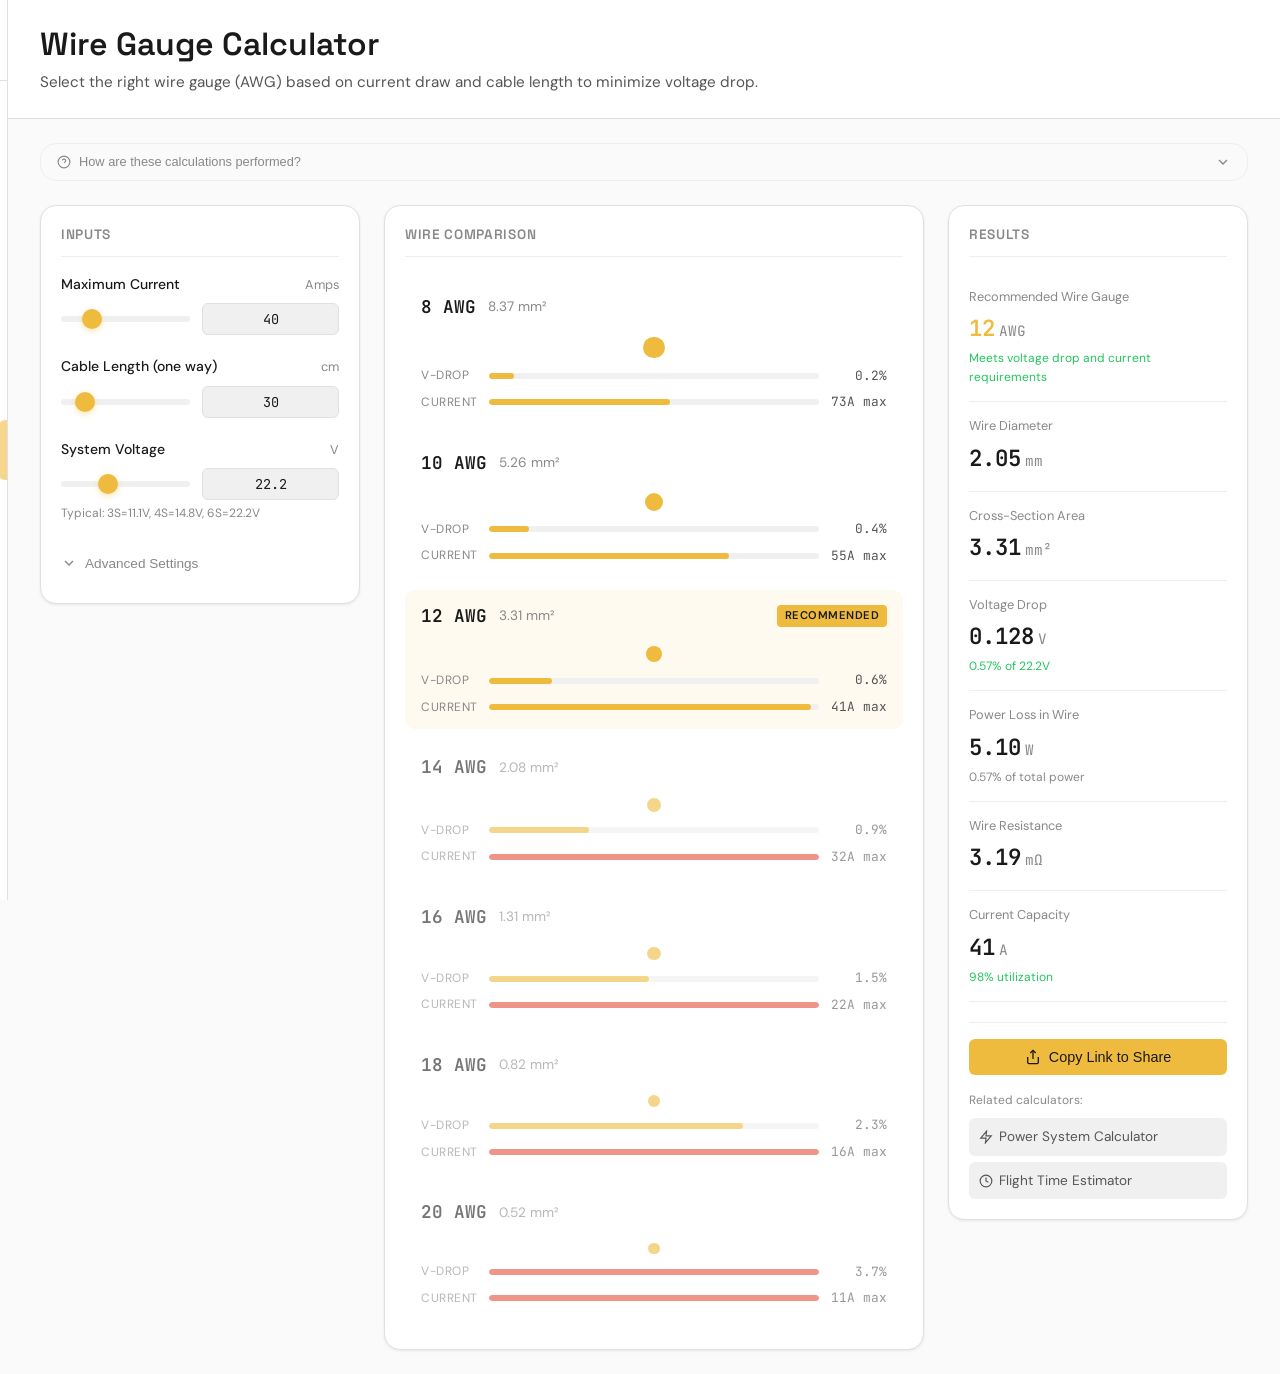
<file: wire-gauge.html>
<!DOCTYPE html>
<html lang="en">
<head>
  <meta charset="UTF-8">
  <meta name="viewport" content="width=device-width, initial-scale=1.0">
  <title>Wire Gauge Calculator - FlightBench</title>
  <meta name="description" content="Calculate the optimal wire gauge (AWG) for your UAV based on current draw and cable length. Minimize voltage drop and ensure safe operation.">

  <!-- Fonts -->
  <link rel="preconnect" href="https://fonts.googleapis.com">
  <link rel="preconnect" href="https://fonts.gstatic.com" crossorigin>
  <link href="https://fonts.googleapis.com/css2?family=DM+Sans:wght@400;500;600;700&family=JetBrains+Mono:wght@400;500&family=Space+Grotesk:wght@500;600;700&display=swap" rel="stylesheet">

  <link rel="stylesheet" href="styles.css">

  <!-- Favicon -->
  <link rel="icon" href="data:image/svg+xml,<svg xmlns='http://www.w3.org/2000/svg' viewBox='0 0 100 100'><rect fill='%23eebb3e' rx='20' width='100' height='100'/><path d='M50 20 L70 45 L60 45 L60 80 L40 80 L40 45 L30 45 Z' fill='%231a1a1a'/></svg>">
</head>
<body>
  <div class="app-container">
    <!-- Sidebar Navigation -->
    <aside class="sidebar">
      <div class="sidebar-header">
        <a href="index.html" class="logo">
          <div class="logo-icon">
            <svg viewBox="0 0 24 24" fill="none" stroke="currentColor" stroke-width="2">
              <path d="M12 2L15 9H21L16 14L18 22L12 18L6 22L8 14L3 9H9L12 2Z"/>
            </svg>
          </div>
          <span class="logo-text">Flight<span>Bench</span></span>
        </a>
      </div>

      <div class="sidebar-search">
        <input type="text" class="search-input" placeholder="Search calculators..." aria-label="Search calculators">
      </div>

      <nav class="sidebar-nav">
        <div class="nav-category">
          <div class="nav-category-title">Power System</div>
          <a href="power-system.html" class="nav-item">
            <svg viewBox="0 0 24 24" fill="none" stroke="currentColor" stroke-width="2">
              <path d="M13 2L3 14h9l-1 8 10-12h-9l1-8z"/>
            </svg>
            Power System Calculator
          </a>
          <a href="wire-gauge.html" class="nav-item active">
            <svg viewBox="0 0 24 24" fill="none" stroke="currentColor" stroke-width="2">
              <path d="M22 12h-4l-3 9L9 3l-3 9H2"/>
            </svg>
            Wire Gauge Calculator
          </a>
          <a href="battery-config.html" class="nav-item">
            <svg viewBox="0 0 24 24" fill="none" stroke="currentColor" stroke-width="2">
              <rect x="2" y="7" width="20" height="14" rx="2"/>
              <path d="M22 11v4"/>
              <path d="M6 11v6"/>
              <path d="M10 11v6"/>
              <path d="M14 11v6"/>
              <path d="M18 11v6"/>
            </svg>
            Battery Configuration
          </a>
        </div>

        <div class="nav-category">
          <div class="nav-category-title">Mission Planning</div>
          <a href="flight-time.html" class="nav-item">
            <svg viewBox="0 0 24 24" fill="none" stroke="currentColor" stroke-width="2">
              <circle cx="12" cy="12" r="10"/>
              <polyline points="12 6 12 12 16 14"/>
            </svg>
            Flight Time Estimator
          </a>
          <a href="range-estimator.html" class="nav-item">
            <svg viewBox="0 0 24 24" fill="none" stroke="currentColor" stroke-width="2">
              <path d="M21 10c0 7-9 13-9 13s-9-6-9-13a9 9 0 0118 0z"/>
              <circle cx="12" cy="10" r="3"/>
            </svg>
            Range Estimator
          </a>
        </div>

        <div class="nav-category">
          <div class="nav-category-title">Mechanical</div>
          <a href="thrust-weight.html" class="nav-item">
            <svg viewBox="0 0 24 24" fill="none" stroke="currentColor" stroke-width="2">
              <path d="M12 2v20M2 12h20"/>
              <circle cx="12" cy="12" r="4"/>
            </svg>
            Thrust-to-Weight Ratio
          </a>
        </div>
      </nav>
    </aside>

    <!-- Main Content -->
    <main class="main-content">
      <header class="page-header">
        <h1>Wire Gauge Calculator</h1>
        <p>Select the right wire gauge (AWG) based on current draw and cable length to minimize voltage drop.</p>
      </header>

      <div class="calculator-container">
        <!-- Calculation Explanations Section -->
        <div class="calculation-explanations collapsed" id="calculation-explanations">
          <button class="calculation-explanations-toggle" id="explanations-toggle" aria-expanded="false">
            <div class="calculation-explanations-toggle-text">
              <svg viewBox="0 0 24 24" fill="none" stroke="currentColor" stroke-width="2">
                <circle cx="12" cy="12" r="10"/>
                <path d="M9.09 9a3 3 0 0 1 5.83 1c0 2-3 3-3 3"/>
                <line x1="12" y1="17" x2="12.01" y2="17"/>
              </svg>
              How are these calculations performed?
            </div>
            <svg class="calculation-explanations-toggle-icon" viewBox="0 0 24 24" fill="none" stroke="currentColor" stroke-width="2">
              <polyline points="6 9 12 15 18 9"/>
            </svg>
          </button>

          <div class="calculation-explanations-content">
            <div class="calculation-explanations-inner">
              <h3>Understanding Wire Gauge Calculations</h3>
              <p>
                This calculator helps you select the appropriate wire gauge (AWG - American Wire Gauge) for your
                UAV power distribution system. Proper wire sizing ensures minimal voltage drop, safe operation,
                and efficient power delivery.
              </p>

              <h4>Wire Resistance</h4>
              <p>
                Wire resistance depends on the material, cross-sectional area, length, and temperature. For copper wire at 20°C:
              </p>
              <span class="formula-label">Resistance Calculation</span>
              <code class="formula">R = ρ × L / A</code>
              <p>
                where <code>ρ</code> is resistivity (material-dependent), <code>L</code> is the total wire length
                (round-trip: 2 × cable length), and <code>A</code> is the cross-sectional area. The calculator
                uses standardized AWG resistance values per meter.
              </p>

              <h4>Temperature Correction</h4>
              <p>
                Resistance increases with temperature:
              </p>
              <span class="formula-label">Temperature Coefficient</span>
              <code class="formula">R(T) = R₀ × (1 + α × ΔT)</code>
              <p>
                where <code>R₀</code> is resistance at 20°C, <code>α ≈ 0.00393/°C</code> for copper, and
                <code>ΔT</code> is the temperature difference from 20°C.
              </p>

              <h4>Voltage Drop</h4>
              <p>
                Voltage drop occurs due to current flowing through wire resistance:
              </p>
              <span class="formula-label">Voltage Drop Calculation</span>
              <code class="formula">V_drop = I × R</code>
              <p>
                Expressed as a percentage: <code>V_drop% = (V_drop / V_system) × 100</code>. Typical UAV systems
                target less than 3-5% voltage drop to maintain efficiency and avoid brownouts under load.
              </p>

              <h4>Power Loss</h4>
              <p>
                Power dissipated as heat in the wire:
              </p>
              <span class="formula-label">Power Loss Calculation</span>
              <code class="formula">P_loss = I² × R</code>
              <p>
                This represents wasted energy. Lower resistance wire reduces power loss and improves overall
                system efficiency.
              </p>

              <h4>Wire Selection Criteria</h4>
              <p>
                The calculator recommends the smallest (highest AWG number) wire that satisfies:
              </p>
              <ul>
                <li><strong>Voltage drop threshold:</strong> Keeps voltage drop below your specified limit</li>
                <li><strong>Current capacity (ampacity):</strong> Wire can safely handle the continuous current</li>
                <li><strong>Thermal margin:</strong> Prevents overheating during normal operation</li>
              </ul>

              <div class="limitations-section">
                <h4>
                  <svg viewBox="0 0 24 24" fill="none" stroke="currentColor" stroke-width="2">
                    <path d="M10.29 3.86L1.82 18a2 2 0 0 0 1.71 3h16.94a2 2 0 0 0 1.71-3L13.71 3.86a2 2 0 0 0-3.42 0z"/>
                    <line x1="12" y1="9" x2="12" y2="13"/>
                    <line x1="12" y1="17" x2="12.01" y2="17"/>
                  </svg>
                  Limitations
                </h4>
                <ul>
                  <li>
                    <strong>DC assumptions:</strong> Calculations assume DC current. AC systems have additional considerations
                    like skin effect and inductance at high frequencies.
                  </li>
                  <li>
                    <strong>Ampacity ratings:</strong> Values are conservative estimates for open-air installation. Bundled
                    wires or enclosed installations may require derating. Always check manufacturer specifications.
                  </li>
                  <li>
                    <strong>Connector losses:</strong> The model doesn't account for voltage drop at connectors (XT60, XT90, etc.),
                    which can be significant. Use high-quality connectors rated for your current.
                  </li>
                  <li>
                    <strong>Wire quality:</strong> Calculations assume pure copper or aluminum. Copper-clad aluminum (CCA)
                    or low-quality wire has higher resistance than specified.
                  </li>
                  <li>
                    <strong>Safety margins:</strong> For critical applications or sustained high currents, consider oversizing
                    by one or two gauge sizes for additional safety margin.
                  </li>
                </ul>
              </div>
            </div>
          </div>
        </div>

        <div class="calculator-grid">
          <!-- Inputs Panel -->
          <div class="card inputs-panel">
            <h2 class="card-title">Inputs</h2>

            <!-- Current Draw -->
            <div class="input-group">
              <label class="input-label">
                Maximum Current
                <span class="input-unit">Amps</span>
              </label>
              <div class="slider-container">
                <input type="range" class="slider" id="current-slider" min="1" max="200" value="40" step="1">
                <input type="text" class="slider-value" id="current-value" value="40">
              </div>
            </div>

            <!-- Cable Length -->
            <div class="input-group">
              <label class="input-label">
                Cable Length (one way)
                <span class="input-unit">cm</span>
              </label>
              <div class="slider-container">
                <input type="range" class="slider" id="length-slider" min="5" max="200" value="30" step="5">
                <input type="text" class="slider-value" id="length-value" value="30">
              </div>
            </div>

            <!-- System Voltage -->
            <div class="input-group">
              <label class="input-label">
                System Voltage
                <span class="input-unit">V</span>
              </label>
              <div class="slider-container">
                <input type="range" class="slider" id="voltage-slider" min="3" max="60" value="22.2" step="0.1">
                <input type="text" class="slider-value" id="voltage-value" value="22.2">
              </div>
              <div class="input-hint">Typical: 3S=11.1V, 4S=14.8V, 6S=22.2V</div>
            </div>

            <!-- Advanced Settings Toggle -->
            <button class="advanced-toggle" id="advanced-toggle">
              <svg viewBox="0 0 24 24" fill="none" stroke="currentColor" stroke-width="2">
                <polyline points="6 9 12 15 18 9"/>
              </svg>
              Advanced Settings
            </button>

            <div class="advanced-content" id="advanced-content">
              <!-- Max Voltage Drop -->
              <div class="input-group">
                <label class="input-label">
                  Target Max Voltage Drop
                  <span class="input-unit">%</span>
                </label>
                <div class="input-row">
                  <input type="text" class="input-field" id="max-drop" value="3" style="width: 100px;">
                </div>
                <div class="input-hint">Recommended: 1-3% for power wires</div>
              </div>

              <!-- Temperature -->
              <div class="input-group">
                <label class="input-label">
                  Operating Temperature
                  <span class="input-unit">°C</span>
                </label>
                <div class="input-row">
                  <input type="text" class="input-field" id="temperature" value="25" style="width: 100px;">
                </div>
              </div>
            </div>
          </div>

          <!-- Visualization Area -->
          <div class="card viz-area">
            <h2 class="card-title">Wire Comparison</h2>
            <div class="wire-comparison" id="wire-comparison">
              <!-- Generated by JS -->
            </div>
          </div>

          <!-- Results Panel -->
          <div class="card results-panel">
            <h2 class="card-title">Results</h2>

            <div class="result-item">
              <div class="result-label">Recommended Wire Gauge</div>
              <div class="result-value highlight" id="result-gauge">—<span class="unit">AWG</span></div>
              <div class="result-subtext" id="result-gauge-note"></div>
            </div>

            <div class="result-item">
              <div class="result-label">Wire Diameter</div>
              <div class="result-value" id="result-diameter">—<span class="unit">mm</span></div>
            </div>

            <div class="result-item">
              <div class="result-label">Cross-Section Area</div>
              <div class="result-value" id="result-area">—<span class="unit">mm²</span></div>
            </div>

            <div class="result-item">
              <div class="result-label">Voltage Drop</div>
              <div class="result-value" id="result-vdrop">—<span class="unit">V</span></div>
              <div class="result-subtext" id="result-vdrop-pct"></div>
            </div>

            <div class="result-item">
              <div class="result-label">Power Loss in Wire</div>
              <div class="result-value" id="result-power-loss">—<span class="unit">W</span></div>
              <div class="result-subtext" id="result-power-pct"></div>
            </div>

            <div class="result-item">
              <div class="result-label">Wire Resistance</div>
              <div class="result-value" id="result-resistance">—<span class="unit">mΩ</span></div>
            </div>

            <div class="result-item">
              <div class="result-label">Current Capacity</div>
              <div class="result-value" id="result-capacity">—<span class="unit">A</span></div>
              <div class="result-subtext" id="result-capacity-note"></div>
            </div>

            <!-- Share Section -->
            <div class="share-section">
              <button class="btn btn-primary btn-full" id="share-btn">
                <svg viewBox="0 0 24 24" fill="none" stroke="currentColor" stroke-width="2">
                  <path d="M4 12v8a2 2 0 002 2h12a2 2 0 002-2v-8"/>
                  <polyline points="16 6 12 2 8 6"/>
                  <line x1="12" y1="2" x2="12" y2="15"/>
                </svg>
                Copy Link to Share
              </button>
            </div>

            <!-- Use in other calculators -->
            <div class="use-in-section" id="use-in-section">
              <div class="use-in-title">Related calculators:</div>
              <div class="use-in-links" id="use-in-links">
                <!-- Populated by JS -->
              </div>
            </div>
          </div>
        </div>
      </div>
    </main>

    <!-- Mobile Menu Button -->
    <button class="mobile-menu-btn" aria-label="Open menu">
      <svg viewBox="0 0 24 24" fill="none" stroke="currentColor" stroke-width="2">
        <path d="M3 12h18M3 6h18M3 18h18"/>
      </svg>
    </button>
  </div>

  <script src="flightbench.js"></script>
  <script>
    // Wire Gauge Calculator Logic
    const WireCalc = {
      // AWG Wire Data: [AWG, diameter(mm), area(mm²), resistance(Ω/m @ 20°C copper), typical ampacity]
      // Resistance values for copper at 20°C
      AWG_DATA: [
        { awg: 0,  diameter: 8.251, area: 53.49,  resistance: 0.000322, ampacity: 245 },
        { awg: 2,  diameter: 6.544, area: 33.63,  resistance: 0.000512, ampacity: 181 },
        { awg: 4,  diameter: 5.189, area: 21.15,  resistance: 0.000815, ampacity: 135 },
        { awg: 6,  diameter: 4.115, area: 13.30,  resistance: 0.001296, ampacity: 101 },
        { awg: 8,  diameter: 3.264, area: 8.366,  resistance: 0.002061, ampacity: 73 },
        { awg: 10, diameter: 2.588, area: 5.261,  resistance: 0.003277, ampacity: 55 },
        { awg: 12, diameter: 2.053, area: 3.309,  resistance: 0.005211, ampacity: 41 },
        { awg: 14, diameter: 1.628, area: 2.081,  resistance: 0.008286, ampacity: 32 },
        { awg: 16, diameter: 1.291, area: 1.309,  resistance: 0.01317,  ampacity: 22 },
        { awg: 18, diameter: 1.024, area: 0.823,  resistance: 0.02095,  ampacity: 16 },
        { awg: 20, diameter: 0.812, area: 0.518,  resistance: 0.03331,  ampacity: 11 },
        { awg: 22, diameter: 0.644, area: 0.326,  resistance: 0.05296,  ampacity: 7 },
        { awg: 24, diameter: 0.511, area: 0.205,  resistance: 0.08422,  ampacity: 3.5 },
      ],

      // Material resistivity multipliers (relative to copper at 20°C)
      MATERIAL_FACTORS: {
        copper: 1.0,
        aluminum: 1.64  // Aluminum has ~64% higher resistivity
      },

      // Temperature coefficient for copper (per °C)
      TEMP_COEFFICIENT: 0.00393,

      // Current state
      state: {
        current: 40,
        length: 30,    // cm (one way)
        voltage: 22.2,
        material: 'copper',
        maxDrop: 3,    // percent
        temperature: 25
      },

      // Initialize
      init() {
        this.bindInputs();
        this.initExplanationsToggle();
        this.loadFromUrl();
        this.calculate();
      },

      // Initialize explanations toggle
      initExplanationsToggle() {
        const toggle = document.getElementById('explanations-toggle');
        const container = document.getElementById('calculation-explanations');

        toggle.addEventListener('click', () => {
          const isCollapsed = container.classList.contains('collapsed');

          if (isCollapsed) {
            container.classList.remove('collapsed');
            toggle.setAttribute('aria-expanded', 'true');
          } else {
            container.classList.add('collapsed');
            toggle.setAttribute('aria-expanded', 'false');
          }
        });
      },

      // Bind all input events
      bindInputs() {
        // Slider + value pairs
        this.bindSlider('current', 'current-slider', 'current-value');
        this.bindSlider('length', 'length-slider', 'length-value');
        this.bindSlider('voltage', 'voltage-slider', 'voltage-value');

        // Direct inputs
        this.bindInput('maxDrop', 'max-drop');
        this.bindInput('temperature', 'temperature');

        // Share button
        document.getElementById('share-btn').addEventListener('click', () => {
          FlightBench.state.copyShareUrl();
        });
      },

      bindSlider(stateKey, sliderId, valueId) {
        const slider = document.getElementById(sliderId);
        const valueInput = document.getElementById(valueId);

        const update = (val) => {
          const num = parseFloat(val);
          if (!isNaN(num)) {
            this.state[stateKey] = num;
            slider.value = num;
            valueInput.value = num;
            this.calculate();
          }
        };

        slider.addEventListener('input', (e) => update(e.target.value));
        valueInput.addEventListener('change', (e) => update(e.target.value));
        valueInput.addEventListener('keyup', (e) => {
          if (e.key === 'Enter') update(e.target.value);
        });
      },

      bindInput(stateKey, inputId) {
        const input = document.getElementById(inputId);
        input.addEventListener('change', (e) => {
          const num = parseFloat(e.target.value);
          if (!isNaN(num)) {
            this.state[stateKey] = num;
            this.calculate();
          }
        });
      },

      // Load state from URL
      loadFromUrl() {
        const urlState = FlightBench.state.getAll();

        if (urlState.current) {
          this.state.current = urlState.current;
          document.getElementById('current-slider').value = urlState.current;
          document.getElementById('current-value').value = urlState.current;
        }
        if (urlState.length) {
          this.state.length = urlState.length;
          document.getElementById('length-slider').value = urlState.length;
          document.getElementById('length-value').value = urlState.length;
        }
        if (urlState.voltage) {
          this.state.voltage = urlState.voltage;
          document.getElementById('voltage-slider').value = urlState.voltage;
          document.getElementById('voltage-value').value = urlState.voltage;
        }
        if (urlState.maxDrop) {
          this.state.maxDrop = urlState.maxDrop;
          document.getElementById('max-drop').value = urlState.maxDrop;
        }
      },

      // Save state to URL
      saveToUrl() {
        FlightBench.state.set({
          current: this.state.current,
          length: this.state.length,
          voltage: this.state.voltage,
          maxDrop: this.state.maxDrop
        });
      },

      // Calculate resistance at temperature
      getResistanceAtTemp(baseResistance) {
        const tempDiff = this.state.temperature - 20;
        return baseResistance * (1 + this.TEMP_COEFFICIENT * tempDiff);
      },

      // Main calculation
      calculate() {
        const s = this.state;

        // Round-trip length in meters
        const totalLength = (s.length * 2) / 100;

        // Material factor
        const materialFactor = this.MATERIAL_FACTORS[s.material];

        // Calculate voltage drop for each gauge and find the best one
        const results = this.AWG_DATA.map(wire => {
          const resistance = this.getResistanceAtTemp(wire.resistance) * materialFactor * totalLength;
          const voltageDrop = s.current * resistance;
          const voltageDropPct = (voltageDrop / s.voltage) * 100;
          const powerLoss = s.current * s.current * resistance;

          return {
            ...wire,
            resistance,
            voltageDrop,
            voltageDropPct,
            powerLoss,
            meetsRequirement: voltageDropPct <= s.maxDrop && wire.ampacity >= s.current
          };
        });

        // Find recommended gauge (smallest wire that meets requirements)
        const recommended = results
          .filter(r => r.meetsRequirement)
          .sort((a, b) => b.awg - a.awg)[0];

        // If no wire meets requirements, recommend the largest available
        const finalRecommendation = recommended || results[0];

        // Update results display
        this.updateResults(finalRecommendation, results);

        // Update wire comparison visualization
        this.updateWireComparison(results, finalRecommendation);

        // Save to URL
        this.saveToUrl();
      },

      updateResults(r, allResults) {
        const s = this.state;

        document.getElementById('result-gauge').innerHTML =
          `${r.awg}<span class="unit">AWG</span>`;

        const gaugeNote = document.getElementById('result-gauge-note');
        if (!r.meetsRequirement) {
          gaugeNote.textContent = 'Warning: No standard gauge meets all requirements';
          gaugeNote.className = 'result-subtext status-warning';
        } else {
          gaugeNote.textContent = 'Meets voltage drop and current requirements';
          gaugeNote.className = 'result-subtext status-good';
        }

        document.getElementById('result-diameter').innerHTML =
          `${r.diameter.toFixed(2)}<span class="unit">mm</span>`;

        document.getElementById('result-area').innerHTML =
          `${r.area.toFixed(2)}<span class="unit">mm²</span>`;

        document.getElementById('result-vdrop').innerHTML =
          `${r.voltageDrop.toFixed(3)}<span class="unit">V</span>`;

        const vdropPct = document.getElementById('result-vdrop-pct');
        vdropPct.textContent = `${r.voltageDropPct.toFixed(2)}% of ${s.voltage}V`;
        vdropPct.className = r.voltageDropPct <= s.maxDrop
          ? 'result-subtext status-good'
          : 'result-subtext status-warning';

        document.getElementById('result-power-loss').innerHTML =
          `${r.powerLoss.toFixed(2)}<span class="unit">W</span>`;

        const powerPct = (r.powerLoss / (s.voltage * s.current)) * 100;
        document.getElementById('result-power-pct').textContent =
          `${powerPct.toFixed(2)}% of total power`;

        document.getElementById('result-resistance').innerHTML =
          `${(r.resistance * 1000).toFixed(2)}<span class="unit">mΩ</span>`;

        document.getElementById('result-capacity').innerHTML =
          `${r.ampacity}<span class="unit">A</span>`;

        const capacityNote = document.getElementById('result-capacity-note');
        if (r.ampacity >= s.current) {
          capacityNote.textContent = `${Math.round((s.current / r.ampacity) * 100)}% utilization`;
          capacityNote.className = 'result-subtext status-good';
        } else {
          capacityNote.textContent = `Exceeds rating by ${Math.round(s.current - r.ampacity)}A`;
          capacityNote.className = 'result-subtext status-warning';
        }

        // Update use-in links
        this.updateUseInLinks();
      },

      updateWireComparison(results, recommended) {
        const container = document.getElementById('wire-comparison');
        const s = this.state;

        // Show a subset of relevant gauges
        const relevantGauges = results.filter(r =>
          r.awg >= recommended.awg - 4 && r.awg <= recommended.awg + 8
        ).slice(0, 7);

        container.innerHTML = relevantGauges.map(wire => {
          const isRecommended = wire.awg === recommended.awg;
          const meetsReqs = wire.meetsRequirement;
          const dropBarWidth = Math.min(100, (wire.voltageDropPct / s.maxDrop) * 100);
          const ampBarWidth = Math.min(100, (s.current / wire.ampacity) * 100);

          return `
            <div class="wire-item ${isRecommended ? 'recommended' : ''} ${!meetsReqs ? 'insufficient' : ''}">
              <div class="wire-header">
                <span class="wire-gauge">${wire.awg} AWG</span>
                <span class="wire-area">${wire.area.toFixed(2)} mm²</span>
                ${isRecommended ? '<span class="wire-badge">Recommended</span>' : ''}
              </div>
              <div class="wire-visual">
                <div class="wire-circle" style="width: ${8 + wire.diameter * 4}px; height: ${8 + wire.diameter * 4}px;"></div>
              </div>
              <div class="wire-stats">
                <div class="wire-stat">
                  <span class="wire-stat-label">V-Drop</span>
                  <div class="wire-stat-bar">
                    <div class="wire-stat-fill ${wire.voltageDropPct > s.maxDrop ? 'over' : ''}" style="width: ${dropBarWidth}%"></div>
                  </div>
                  <span class="wire-stat-value">${wire.voltageDropPct.toFixed(1)}%</span>
                </div>
                <div class="wire-stat">
                  <span class="wire-stat-label">Current</span>
                  <div class="wire-stat-bar">
                    <div class="wire-stat-fill ${s.current > wire.ampacity ? 'over' : ''}" style="width: ${ampBarWidth}%"></div>
                  </div>
                  <span class="wire-stat-value">${wire.ampacity}A max</span>
                </div>
              </div>
            </div>
          `;
        }).join('');
      },

      updateUseInLinks() {
        const container = document.getElementById('use-in-links');
        container.innerHTML = '';

        // Power System Calculator link
        const powerLink = document.createElement('a');
        powerLink.href = `power-system.html`;
        powerLink.className = 'use-in-link';
        powerLink.innerHTML = `
          <svg viewBox="0 0 24 24" fill="none" stroke="currentColor" stroke-width="2">
            <path d="M13 2L3 14h9l-1 8 10-12h-9l1-8z"/>
          </svg>
          Power System Calculator
        `;
        container.appendChild(powerLink);

        // Flight Time link
        const flightLink = document.createElement('a');
        flightLink.href = `flight-time.html?current=${this.state.current}&v=${this.state.voltage}`;
        flightLink.className = 'use-in-link';
        flightLink.innerHTML = `
          <svg viewBox="0 0 24 24" fill="none" stroke="currentColor" stroke-width="2">
            <circle cx="12" cy="12" r="10"/>
            <polyline points="12 6 12 12 16 14"/>
          </svg>
          Flight Time Estimator
        `;
        container.appendChild(flightLink);
      }
    };

    // Initialize calculator when DOM is ready
    document.addEventListener('DOMContentLoaded', () => {
      WireCalc.init();
    });
  </script>

  <style>
    /* Wire comparison visualization styles */
    .wire-comparison {
      display: flex;
      flex-direction: column;
      gap: 12px;
      padding: 8px 0;
    }

    .wire-item {
      background: var(--bg-secondary);
      border: 1px solid var(--border-color);
      border-radius: var(--radius-md);
      padding: 12px 16px;
      transition: all var(--transition-fast);
    }

    .wire-item.recommended {
      border-color: var(--accent);
      background: color-mix(in srgb, var(--accent) 8%, var(--bg-secondary));
    }

    .wire-item.insufficient {
      opacity: 0.6;
    }

    .wire-header {
      display: flex;
      align-items: center;
      gap: 12px;
      margin-bottom: 8px;
    }

    .wire-gauge {
      font-family: 'JetBrains Mono', monospace;
      font-weight: 600;
      font-size: 1.1rem;
      color: var(--text-primary);
    }

    .wire-area {
      font-size: 0.85rem;
      color: var(--text-muted);
    }

    .wire-badge {
      margin-left: auto;
      background: var(--accent);
      color: #1a1a1a;
      font-size: 0.7rem;
      font-weight: 600;
      padding: 2px 8px;
      border-radius: 4px;
      text-transform: uppercase;
      letter-spacing: 0.5px;
    }

    .wire-visual {
      display: flex;
      justify-content: center;
      padding: 8px 0;
    }

    .wire-circle {
      background: var(--accent);
      border-radius: 50%;
      min-width: 8px;
      min-height: 8px;
    }

    .wire-stats {
      display: flex;
      flex-direction: column;
      gap: 6px;
    }

    .wire-stat {
      display: grid;
      grid-template-columns: 60px 1fr 60px;
      align-items: center;
      gap: 8px;
    }

    .wire-stat-label {
      font-size: 0.75rem;
      color: var(--text-muted);
      text-transform: uppercase;
      letter-spacing: 0.5px;
    }

    .wire-stat-bar {
      height: 6px;
      background: var(--bg-tertiary);
      border-radius: 3px;
      overflow: hidden;
    }

    .wire-stat-fill {
      height: 100%;
      background: var(--accent);
      border-radius: 3px;
      transition: width var(--transition-normal);
    }

    .wire-stat-fill.over {
      background: #e74c3c;
    }

    .wire-stat-value {
      font-family: 'JetBrains Mono', monospace;
      font-size: 0.8rem;
      color: var(--text-secondary);
      text-align: right;
    }

    .input-hint {
      font-size: 0.75rem;
      color: var(--text-muted);
      margin-top: 4px;
    }

    /* Responsive adjustments */
    @media (max-width: 1200px) {
      .wire-comparison {
        display: grid;
        grid-template-columns: repeat(auto-fill, minmax(250px, 1fr));
      }
    }
  </style>
</body>
</html>
</file>
<file: styles.css>
/* FlightBench Design System */

:root {
  /* Colors - Light Mode */
  --accent: #eebb3e;
  --accent-hover: #d4a535;
  --accent-soft: rgba(238, 187, 62, 0.15);
  --accent-glow: rgba(238, 187, 62, 0.4);
  
  --bg-primary: #fafafa;
  --bg-secondary: #ffffff;
  --bg-tertiary: #f0f0f0;
  --bg-card: #ffffff;
  
  --text-primary: #1a1a1a;
  --text-secondary: #555555;
  --text-muted: #888888;
  
  --border: #e0e0e0;
  --border-light: #eeeeee;
  
  --success: #22c55e;
  --warning: #f59e0b;
  --error: #ef4444;
  
  --shadow-sm: 0 1px 3px rgba(0,0,0,0.08);
  --shadow-md: 0 4px 12px rgba(0,0,0,0.1);
  --shadow-lg: 0 8px 30px rgba(0,0,0,0.12);
  
  --radius-sm: 6px;
  --radius-md: 10px;
  --radius-lg: 16px;
  
  --transition-fast: 150ms ease;
  --transition-normal: 250ms ease;
  --transition-slow: 400ms ease;
  
  --sidebar-width: 280px;
  --header-height: 64px;
}

[data-theme="dark"] {
  --bg-primary: #0f0f0f;
  --bg-secondary: #1a1a1a;
  --bg-tertiary: #252525;
  --bg-card: #1e1e1e;
  
  --text-primary: #f0f0f0;
  --text-secondary: #b0b0b0;
  --text-muted: #707070;
  
  --border: #333333;
  --border-light: #2a2a2a;
  
  --shadow-sm: 0 1px 3px rgba(0,0,0,0.3);
  --shadow-md: 0 4px 12px rgba(0,0,0,0.4);
  --shadow-lg: 0 8px 30px rgba(0,0,0,0.5);
}

/* Reset & Base */
*, *::before, *::after {
  box-sizing: border-box;
  margin: 0;
  padding: 0;
}

html {
  font-size: 16px;
  -webkit-font-smoothing: antialiased;
  -moz-osx-font-smoothing: grayscale;
}

body {
  font-family: 'DM Sans', -apple-system, BlinkMacSystemFont, 'Segoe UI', sans-serif;
  background: var(--bg-primary);
  color: var(--text-primary);
  line-height: 1.6;
  min-height: 100vh;
}

/* Typography */
h1, h2, h3, h4 {
  font-family: 'Space Grotesk', 'DM Sans', sans-serif;
  font-weight: 600;
  line-height: 1.3;
  color: var(--text-primary);
}

h1 { font-size: 2rem; }
h2 { font-size: 1.5rem; }
h3 { font-size: 1.125rem; }
h4 { font-size: 1rem; }

p {
  color: var(--text-secondary);
}

/* Layout */
.app-container {
  display: flex;
  min-height: 100vh;
}

/* Sidebar */
.sidebar {
  position: fixed;
  left: 0;
  top: 0;
  bottom: 0;
  width: var(--sidebar-width);
  background: var(--bg-secondary);
  border-right: 1px solid var(--border);
  transform: translateX(calc(-1 * var(--sidebar-width) + 8px));
  transition: transform var(--transition-normal);
  z-index: 100;
  display: flex;
  flex-direction: column;
  overflow: hidden;
}

.sidebar::after {
  content: '';
  position: absolute;
  right: 0;
  top: 50%;
  transform: translateY(-50%);
  width: 8px;
  height: 60px;
  background: var(--accent);
  border-radius: var(--radius-sm) 0 0 var(--radius-sm);
  opacity: 0.6;
  transition: opacity var(--transition-fast);
}

.sidebar:hover,
.sidebar:focus-within {
  transform: translateX(0);
}

.sidebar:hover::after,
.sidebar:focus-within::after {
  opacity: 0;
}

.sidebar-header {
  padding: 20px;
  border-bottom: 1px solid var(--border);
}

.logo {
  display: flex;
  align-items: center;
  gap: 12px;
  text-decoration: none;
  color: var(--text-primary);
}

.logo-icon {
  width: 40px;
  height: 40px;
  background: linear-gradient(135deg, var(--accent) 0%, var(--accent-hover) 100%);
  border-radius: var(--radius-md);
  display: flex;
  align-items: center;
  justify-content: center;
  box-shadow: 0 2px 8px var(--accent-glow);
}

.logo-icon svg {
  width: 24px;
  height: 24px;
  fill: #1a1a1a;
}

.logo-text {
  font-family: 'Space Grotesk', sans-serif;
  font-size: 1.25rem;
  font-weight: 700;
  letter-spacing: -0.02em;
}

.logo-text span {
  color: var(--accent);
}

.sidebar-search {
  padding: 16px 20px;
}

.search-input {
  width: 100%;
  padding: 10px 14px 10px 40px;
  background: var(--bg-tertiary);
  border: 1px solid var(--border);
  border-radius: var(--radius-md);
  font-size: 0.9rem;
  color: var(--text-primary);
  transition: all var(--transition-fast);
  background-image: url("data:image/svg+xml,%3Csvg xmlns='http://www.w3.org/2000/svg' width='18' height='18' viewBox='0 0 24 24' fill='none' stroke='%23888888' stroke-width='2' stroke-linecap='round' stroke-linejoin='round'%3E%3Ccircle cx='11' cy='11' r='8'%3E%3C/circle%3E%3Cpath d='m21 21-4.3-4.3'%3E%3C/path%3E%3C/svg%3E");
  background-repeat: no-repeat;
  background-position: 12px center;
}

.search-input:focus {
  outline: none;
  border-color: var(--accent);
  box-shadow: 0 0 0 3px var(--accent-soft);
}

.search-input::placeholder {
  color: var(--text-muted);
}

.sidebar-nav {
  flex: 1;
  overflow-y: auto;
  padding: 8px 12px;
}

.nav-category {
  margin-bottom: 8px;
}

.nav-category-title {
  padding: 8px 12px;
  font-size: 0.7rem;
  font-weight: 600;
  text-transform: uppercase;
  letter-spacing: 0.08em;
  color: var(--text-muted);
}

.nav-item {
  display: flex;
  align-items: center;
  gap: 10px;
  padding: 10px 12px;
  border-radius: var(--radius-sm);
  color: var(--text-secondary);
  text-decoration: none;
  font-size: 0.9rem;
  transition: all var(--transition-fast);
}

.nav-item:hover {
  background: var(--bg-tertiary);
  color: var(--text-primary);
}

.nav-item.active {
  background: var(--accent-soft);
  color: var(--accent);
  font-weight: 500;
}

.nav-item svg {
  width: 18px;
  height: 18px;
  opacity: 0.7;
  flex-shrink: 0;
}

.nav-item.active svg {
  opacity: 1;
}

/* Main Content */
.main-content {
  flex: 1;
  margin-left: 8px;
  transition: margin-left var(--transition-normal);
  min-width: 0;
}

.sidebar:hover + .main-content,
.sidebar:focus-within + .main-content {
  margin-left: var(--sidebar-width);
}

/* Header */
.page-header {
  padding: 24px 32px;
  background: var(--bg-secondary);
  border-bottom: 1px solid var(--border);
  position: sticky;
  top: 0;
  z-index: 50;
}

.page-header h1 {
  margin-bottom: 4px;
}

.page-header p {
  font-size: 0.95rem;
}

/* Calculator Layout */
.calculator-container {
  padding: 24px 32px;
  max-width: 1600px;
  margin: 0 auto;
}

.calculator-grid {
  display: grid;
  grid-template-columns: 320px 1fr 300px;
  gap: 24px;
  align-items: start;
}

@media (max-width: 1200px) {
  .calculator-grid {
    grid-template-columns: 1fr;
  }
}

/* Cards */
.card {
  background: var(--bg-card);
  border: 1px solid var(--border);
  border-radius: var(--radius-lg);
  padding: 20px;
  box-shadow: var(--shadow-sm);
}

.card-title {
  font-size: 0.85rem;
  font-weight: 600;
  text-transform: uppercase;
  letter-spacing: 0.05em;
  color: var(--text-muted);
  margin-bottom: 16px;
  padding-bottom: 12px;
  border-bottom: 1px solid var(--border-light);
}

/* Form Controls */
.input-group {
  margin-bottom: 20px;
}

.input-group:last-child {
  margin-bottom: 0;
}

.input-label {
  display: flex;
  justify-content: space-between;
  align-items: baseline;
  margin-bottom: 8px;
  font-size: 0.875rem;
  font-weight: 500;
  color: var(--text-primary);
}

.input-unit {
  font-size: 0.8rem;
  color: var(--text-muted);
  font-weight: 400;
}

.input-row {
  display: flex;
  gap: 12px;
  align-items: center;
}

.input-field {
  flex: 1;
  padding: 10px 14px;
  background: var(--bg-tertiary);
  border: 1px solid var(--border);
  border-radius: var(--radius-sm);
  font-size: 0.95rem;
  color: var(--text-primary);
  transition: all var(--transition-fast);
  font-family: 'JetBrains Mono', 'Fira Code', monospace;
}

.input-field:focus {
  outline: none;
  border-color: var(--accent);
  box-shadow: 0 0 0 3px var(--accent-soft);
}

.input-field.error {
  border-color: var(--error);
  background: rgba(239, 68, 68, 0.05);
}

.input-error {
  font-size: 0.8rem;
  color: var(--error);
  margin-top: 6px;
}

/* Slider */
.slider-container {
  flex: 2;
  display: flex;
  align-items: center;
  gap: 12px;
}

.slider {
  flex: 1;
  -webkit-appearance: none;
  appearance: none;
  height: 6px;
  background: var(--bg-tertiary);
  border-radius: 3px;
  outline: none;
  cursor: pointer;
}

.slider::-webkit-slider-thumb {
  -webkit-appearance: none;
  appearance: none;
  width: 20px;
  height: 20px;
  background: var(--accent);
  border-radius: 50%;
  cursor: pointer;
  box-shadow: 0 2px 6px var(--accent-glow);
  transition: transform var(--transition-fast);
}

.slider::-webkit-slider-thumb:hover {
  transform: scale(1.15);
}

.slider::-moz-range-thumb {
  width: 20px;
  height: 20px;
  background: var(--accent);
  border: none;
  border-radius: 50%;
  cursor: pointer;
  box-shadow: 0 2px 6px var(--accent-glow);
}

.slider-value {
  min-width: 60px;
  padding: 6px 10px;
  background: var(--bg-tertiary);
  border: 1px solid var(--border);
  border-radius: var(--radius-sm);
  font-size: 0.85rem;
  font-family: 'JetBrains Mono', monospace;
  color: var(--text-primary);
  text-align: center;
}

.slider-value:focus {
  outline: none;
  border-color: var(--accent);
}

/* Select */
.select-field {
  width: 100%;
  padding: 10px 14px;
  background: var(--bg-tertiary);
  border: 1px solid var(--border);
  border-radius: var(--radius-sm);
  font-size: 0.95rem;
  color: var(--text-primary);
  cursor: pointer;
  transition: all var(--transition-fast);
}

.select-field:focus {
  outline: none;
  border-color: var(--accent);
  box-shadow: 0 0 0 3px var(--accent-soft);
}

/* Advanced Settings */
.advanced-toggle {
  display: flex;
  align-items: center;
  gap: 8px;
  padding: 12px 0;
  margin-top: 8px;
  border: none;
  background: none;
  color: var(--text-muted);
  font-size: 0.85rem;
  cursor: pointer;
  transition: color var(--transition-fast);
}

.advanced-toggle:hover {
  color: var(--text-primary);
}

.advanced-toggle svg {
  width: 16px;
  height: 16px;
  transition: transform var(--transition-fast);
}

.advanced-toggle.open svg {
  transform: rotate(180deg);
}

.advanced-content {
  display: none;
  padding-top: 16px;
  border-top: 1px solid var(--border-light);
  margin-top: 8px;
}

.advanced-content.open {
  display: block;
  animation: slideDown var(--transition-normal);
}

@keyframes slideDown {
  from {
    opacity: 0;
    transform: translateY(-10px);
  }
  to {
    opacity: 1;
    transform: translateY(0);
  }
}

/* Visualization Area */
.viz-area {
  min-height: 400px;
  display: flex;
  flex-direction: column;
}

.viz-canvas-container {
  flex: 1;
  position: relative;
  background: var(--bg-tertiary);
  border-radius: var(--radius-md);
  overflow: hidden;
  min-height: 350px;
}

.viz-canvas {
  width: 100%;
  height: 100%;
  display: block;
}

/* Results Panel */
.results-panel {
  position: sticky;
  top: calc(var(--header-height) + 24px);
}

.result-item {
  padding: 14px 0;
  border-bottom: 1px solid var(--border-light);
}

.result-item:last-child {
  border-bottom: none;
}

.result-label {
  font-size: 0.8rem;
  color: var(--text-muted);
  margin-bottom: 4px;
}

.result-value {
  font-family: 'JetBrains Mono', monospace;
  font-size: 1.4rem;
  font-weight: 600;
  color: var(--text-primary);
}

.result-value.highlight {
  color: var(--accent);
}

.result-value .unit {
  font-size: 0.9rem;
  font-weight: 400;
  color: var(--text-muted);
  margin-left: 4px;
}

.result-subtext {
  font-size: 0.75rem;
  color: var(--text-muted);
  margin-top: 2px;
}

/* Status indicators */
.status-good {
  color: var(--success);
}

.status-warning {
  color: var(--warning);
}

.status-error {
  color: var(--error);
}

/* Share Button */
.share-section {
  margin-top: 20px;
  padding-top: 16px;
  border-top: 1px solid var(--border-light);
}

.btn {
  display: inline-flex;
  align-items: center;
  justify-content: center;
  gap: 8px;
  padding: 10px 16px;
  border: none;
  border-radius: var(--radius-sm);
  font-size: 0.9rem;
  font-weight: 500;
  cursor: pointer;
  transition: all var(--transition-fast);
}

.btn-primary {
  background: var(--accent);
  color: #1a1a1a;
}

.btn-primary:hover {
  background: var(--accent-hover);
  transform: translateY(-1px);
  box-shadow: 0 4px 12px var(--accent-glow);
}

.btn-secondary {
  background: var(--bg-tertiary);
  color: var(--text-primary);
  border: 1px solid var(--border);
}

.btn-secondary:hover {
  background: var(--border);
}

.btn-full {
  width: 100%;
}

.btn svg {
  width: 16px;
  height: 16px;
}

/* Use In Calculator Links */
.use-in-section {
  margin-top: 16px;
}

.use-in-title {
  font-size: 0.75rem;
  color: var(--text-muted);
  margin-bottom: 8px;
}

.use-in-links {
  display: flex;
  flex-direction: column;
  gap: 6px;
}

.use-in-link {
  display: flex;
  align-items: center;
  gap: 6px;
  padding: 8px 10px;
  background: var(--bg-tertiary);
  border-radius: var(--radius-sm);
  color: var(--text-secondary);
  text-decoration: none;
  font-size: 0.85rem;
  transition: all var(--transition-fast);
}

.use-in-link:hover {
  background: var(--accent-soft);
  color: var(--accent);
}

.use-in-link svg {
  width: 14px;
  height: 14px;
}

/* Homepage Styles */
.home-container {
  padding: 48px 32px;
  max-width: 1200px;
  margin: 0 auto;
}

.home-hero {
  text-align: center;
  margin-bottom: 48px;
}

.home-hero h1 {
  font-size: 2.5rem;
  margin-bottom: 12px;
}

.home-hero p {
  font-size: 1.1rem;
  max-width: 500px;
  margin: 0 auto 32px;
}

.home-search {
  max-width: 500px;
  margin: 0 auto;
}

.home-search .search-input {
  padding: 14px 18px 14px 48px;
  font-size: 1rem;
  background-position: 16px center;
}

.calculator-cards {
  display: grid;
  grid-template-columns: repeat(auto-fill, minmax(280px, 1fr));
  gap: 20px;
}

.calc-card {
  display: flex;
  flex-direction: column;
  padding: 24px;
  background: var(--bg-card);
  border: 1px solid var(--border);
  border-radius: var(--radius-lg);
  text-decoration: none;
  color: inherit;
  transition: all var(--transition-normal);
}

.calc-card:hover {
  transform: translateY(-4px);
  box-shadow: var(--shadow-lg);
  border-color: var(--accent);
}

.calc-card-icon {
  width: 48px;
  height: 48px;
  background: var(--accent-soft);
  border-radius: var(--radius-md);
  display: flex;
  align-items: center;
  justify-content: center;
  margin-bottom: 16px;
}

.calc-card-icon svg {
  width: 28px;
  height: 28px;
  stroke: var(--accent);
}

.calc-card h3 {
  margin-bottom: 8px;
}

.calc-card p {
  font-size: 0.9rem;
  line-height: 1.5;
}

/* Toast notification */
.toast {
  position: fixed;
  bottom: 24px;
  right: 24px;
  padding: 14px 20px;
  background: var(--bg-card);
  border: 1px solid var(--border);
  border-radius: var(--radius-md);
  box-shadow: var(--shadow-lg);
  font-size: 0.9rem;
  color: var(--text-primary);
  transform: translateY(100px);
  opacity: 0;
  transition: all var(--transition-normal);
  z-index: 1000;
}

.toast.show {
  transform: translateY(0);
  opacity: 1;
}

.toast.success {
  border-left: 4px solid var(--success);
}

/* Mobile Styles */
@media (max-width: 768px) {
  .sidebar {
    transform: translateX(-100%);
  }
  
  .sidebar::after {
    display: none;
  }
  
  .sidebar.mobile-open {
    transform: translateX(0);
  }
  
  .main-content {
    margin-left: 0 !important;
  }
  
  .page-header {
    padding: 16px 20px;
  }
  
  .calculator-container {
    padding: 16px 20px;
  }
  
  .calculator-grid {
    grid-template-columns: 1fr;
    gap: 16px;
  }
  
  .results-panel {
    position: static;
  }
  
  .home-container {
    padding: 24px 20px;
  }
  
  .home-hero h1 {
    font-size: 1.75rem;
  }
  
  .mobile-menu-btn {
    display: flex;
    position: fixed;
    bottom: 20px;
    left: 20px;
    width: 56px;
    height: 56px;
    background: var(--accent);
    border: none;
    border-radius: 50%;
    align-items: center;
    justify-content: center;
    box-shadow: var(--shadow-lg), 0 4px 20px var(--accent-glow);
    cursor: pointer;
    z-index: 99;
  }
  
  .mobile-menu-btn svg {
    width: 24px;
    height: 24px;
    fill: #1a1a1a;
  }
}

@media (min-width: 769px) {
  .mobile-menu-btn {
    display: none;
  }
}

/* Scrollbar */
::-webkit-scrollbar {
  width: 8px;
  height: 8px;
}

::-webkit-scrollbar-track {
  background: var(--bg-tertiary);
}

::-webkit-scrollbar-thumb {
  background: var(--border);
  border-radius: 4px;
}

::-webkit-scrollbar-thumb:hover {
  background: var(--text-muted);
}

/* Calculation Explanations Section */
.calculation-explanations {
  margin-bottom: 24px;
  background: var(--bg-card);
  border: 1px solid var(--border);
  border-radius: var(--radius-lg);
  overflow: hidden;
  transition: all var(--transition-normal);
}

.calculation-explanations.collapsed {
  background: transparent;
  border: 1px solid var(--border-light);
}

.calculation-explanations-toggle {
  display: flex;
  align-items: center;
  justify-content: space-between;
  width: 100%;
  padding: 14px 20px;
  border: none;
  background: transparent;
  color: var(--text-muted);
  font-size: 0.875rem;
  font-weight: 500;
  cursor: pointer;
  transition: all var(--transition-fast);
  text-align: left;
}

.calculation-explanations.collapsed .calculation-explanations-toggle {
  padding: 10px 16px;
  font-size: 0.8rem;
}

.calculation-explanations-toggle:hover {
  color: var(--text-primary);
}

.calculation-explanations-toggle-text {
  display: flex;
  align-items: center;
  gap: 8px;
}

.calculation-explanations-toggle-text svg {
  width: 18px;
  height: 18px;
  transition: transform var(--transition-fast);
}

.calculation-explanations.collapsed .calculation-explanations-toggle-text svg {
  width: 14px;
  height: 14px;
}

.calculation-explanations-toggle-icon {
  width: 16px;
  height: 16px;
  color: var(--text-muted);
  transition: transform var(--transition-fast);
}

.calculation-explanations:not(.collapsed) .calculation-explanations-toggle-icon {
  transform: rotate(180deg);
}

.calculation-explanations-content {
  max-height: 0;
  overflow: hidden;
  transition: max-height var(--transition-slow);
}

.calculation-explanations:not(.collapsed) .calculation-explanations-content {
  max-height: 2000px;
}

.calculation-explanations-inner {
  padding: 0 20px 20px 20px;
  color: var(--text-secondary);
  font-size: 0.9rem;
  line-height: 1.7;
}

.calculation-explanations-inner h3 {
  color: var(--text-primary);
  font-size: 1.1rem;
  margin-top: 20px;
  margin-bottom: 12px;
}

.calculation-explanations-inner h3:first-child {
  margin-top: 0;
}

.calculation-explanations-inner h4 {
  color: var(--text-primary);
  font-size: 0.95rem;
  margin-top: 16px;
  margin-bottom: 8px;
}

.calculation-explanations-inner p {
  margin-bottom: 12px;
}

.calculation-explanations-inner ul {
  margin: 12px 0;
  padding-left: 24px;
}

.calculation-explanations-inner li {
  margin-bottom: 6px;
  color: var(--text-secondary);
}

.calculation-explanations-inner code {
  background: var(--bg-tertiary);
  padding: 2px 6px;
  border-radius: 3px;
  font-family: 'JetBrains Mono', monospace;
  font-size: 0.85em;
  color: var(--text-primary);
}

.formula {
  display: block;
  background: var(--bg-tertiary);
  padding: 12px 16px;
  margin: 12px 0;
  border-radius: var(--radius-sm);
  border-left: 3px solid var(--accent);
  font-family: 'JetBrains Mono', monospace;
  font-size: 0.9rem;
  color: var(--text-primary);
  overflow-x: auto;
}

.formula-label {
  font-size: 0.75rem;
  color: var(--text-muted);
  margin-bottom: 6px;
  display: block;
  font-weight: 500;
  text-transform: uppercase;
  letter-spacing: 0.05em;
}

.limitations-section {
  background: var(--accent-soft);
  padding: 16px;
  border-radius: var(--radius-sm);
  margin-top: 20px;
  border-left: 3px solid var(--warning);
}

.limitations-section h4 {
  color: var(--warning);
  margin-top: 0;
  display: flex;
  align-items: center;
  gap: 6px;
}

.limitations-section svg {
  width: 16px;
  height: 16px;
}

/* Print styles */
@media print {
  .sidebar,
  .mobile-menu-btn,
  .share-section,
  .use-in-section {
    display: none !important;
  }

  .main-content {
    margin-left: 0 !important;
  }

  .calculation-explanations {
    border: 1px solid var(--border);
    page-break-inside: avoid;
  }

  .calculation-explanations-content {
    max-height: none !important;
  }
}
</file>
